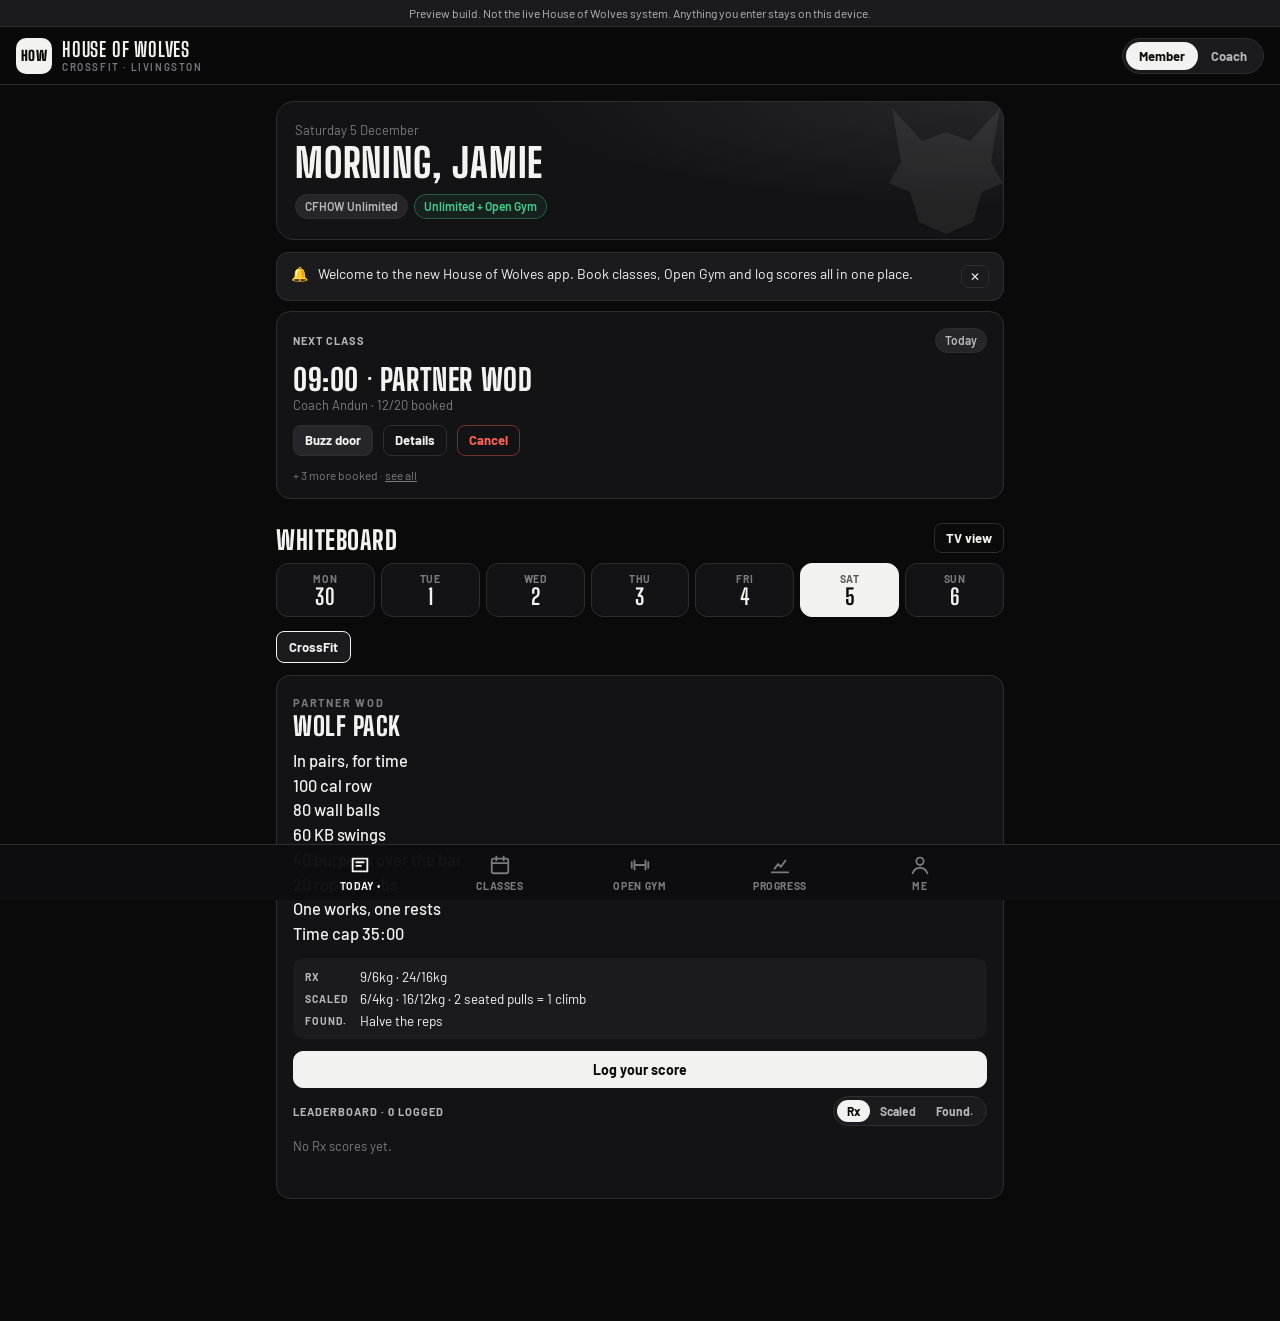
<file: index.html>
<!DOCTYPE html>
<html lang="en">
<head>
<meta charset="utf-8">
<meta name="viewport" content="width=device-width,initial-scale=1,viewport-fit=cover">
<meta name="theme-color" content="#0a0a0b">
<meta name="robots" content="noindex,nofollow">
<meta name="apple-mobile-web-app-capable" content="yes">
<meta name="mobile-web-app-capable" content="yes">
<meta name="apple-mobile-web-app-status-bar-style" content="black-translucent">
<meta name="apple-mobile-web-app-title" content="Wolves">
<link rel="manifest" href="manifest.webmanifest">
<link rel="icon" href="icons/icon-192.png">
<link rel="apple-touch-icon" href="icons/apple-touch-icon.png">
<script src="config.js"></script>
<script>window.HOW_CONFIG=window.HOW_CONFIG||{};window.HOW_LIVE=!!(window.HOW_CONFIG.supabaseUrl&&window.HOW_CONFIG.supabaseAnonKey);</script>
<title>House of Wolves — Gym App</title>
<link rel="preconnect" href="https://fonts.googleapis.com">
<link rel="preconnect" href="https://fonts.gstatic.com" crossorigin>
<link href="https://fonts.googleapis.com/css2?family=Big+Shoulders+Display:wght@700;800;900&family=Barlow:wght@400;500;600;700&display=swap" rel="stylesheet">
<style>
:root{--bg:#0a0a0b;--s1:#131315;--s2:#1b1b1e;--s3:#26262a;--line:#2d2d32;--ink:#f3f3f1;--ink2:#b6b6bb;--mute:#7a7a81;--accent:#f2f2f0;--accent-ink:#0a0a0b;--good:#3ecf8e;--warn:#f5b041;--bad:#ff6158;--r:14px;--hf:'Big Shoulders Display',Impact,'Arial Narrow',sans-serif;--bf:'Barlow',system-ui,-apple-system,sans-serif}
*{box-sizing:border-box}
html,body{margin:0;background:var(--bg);color:var(--ink);font-family:var(--bf);font-size:15px;-webkit-font-smoothing:antialiased;-webkit-tap-highlight-color:transparent}
button{font:inherit;color:inherit;cursor:pointer;border:0;background:none;padding:0}
input,select,textarea{font:inherit;font-size:16px;color:var(--ink);background:var(--s2);border:1px solid var(--line);border-radius:10px;padding:10px 12px;width:100%;outline:none}
input:focus,select:focus,textarea:focus{border-color:var(--ink2)}
input[type=checkbox],input[type=radio]{width:20px;height:20px;accent-color:var(--accent);flex:none;margin:0}
input[type=color]{padding:2px;height:42px;width:64px}
textarea{min-height:76px;resize:vertical}
label.f{display:block;margin:12px 0}
label.f>span,.lbl{display:block;font-size:11px;color:var(--ink2);margin-bottom:6px;text-transform:uppercase;letter-spacing:.09em;font-weight:700}
h1,h2,h3{font-family:var(--hf);text-transform:uppercase;letter-spacing:.02em;margin:0;line-height:.95;font-weight:800}
a{color:inherit}
header.top{padding-top:max(10px,env(safe-area-inset-top));height:calc(58px + env(safe-area-inset-top));position:sticky;top:0;z-index:30;background:rgba(10,10,11,.94);backdrop-filter:blur(12px);-webkit-backdrop-filter:blur(12px);border-bottom:1px solid var(--line);display:flex;align-items:center;gap:12px;padding:10px 16px;height:58px}
.brand{display:flex;align-items:center;gap:10px;min-width:0;overflow:hidden}.brand>div{min-width:0}
.chart svg text{fill:var(--mute);font-size:11px;font-family:var(--bf)}
@media(max-width:600px){.hide-sm{display:none}}@media(min-width:601px){.show-sm{display:none}}
.mark{width:36px;height:36px;border-radius:10px;background:var(--accent);color:var(--accent-ink);display:grid;place-items:center;font-family:var(--hf);font-weight:900;font-size:14px;letter-spacing:.02em;overflow:hidden;flex:none}
.mark img{width:100%;height:100%;object-fit:cover}
.brand b{font-family:var(--hf);font-size:20px;text-transform:uppercase;letter-spacing:.04em;white-space:nowrap;display:block;line-height:1;overflow:hidden;text-overflow:ellipsis}
.brand small{display:block;white-space:nowrap;overflow:hidden;text-overflow:ellipsis;color:var(--mute);font-size:10px;letter-spacing:.16em;text-transform:uppercase;font-weight:600;margin-top:2px}
.seg{display:flex;background:var(--s2);border:1px solid var(--line);border-radius:999px;padding:3px;margin-left:auto;flex:none}
.seg button{padding:6px 13px;border-radius:999px;font-weight:700;font-size:13px;color:var(--ink2)}
.seg button.on{background:var(--accent);color:var(--accent-ink)}
main{width:100%;max-width:760px;margin:0 auto;padding:16px 16px 110px}
.staff main{max-width:1180px;padding-bottom:60px}
nav.bottom{position:fixed;bottom:0;left:0;right:0;z-index:30;background:rgba(14,14,16,.97);border-top:1px solid var(--line);display:flex;justify-content:center;padding-bottom:env(safe-area-inset-bottom)}
nav.bottom button{flex:1;max-width:140px;padding:9px 2px 8px;display:flex;flex-direction:column;align-items:center;gap:3px;font-size:10.5px;font-weight:700;color:var(--mute);letter-spacing:.06em;text-transform:uppercase}
nav.bottom button.on{color:var(--ink)}
nav.bottom svg{width:22px;height:22px}
.tabs{display:flex;gap:6px;overflow-x:auto;padding:10px 16px;border-bottom:1px solid var(--line);position:sticky;top:58px;z-index:25;background:var(--bg);scrollbar-width:none}
.tabs::-webkit-scrollbar,.days::-webkit-scrollbar{display:none}
.tabs button{white-space:nowrap;padding:8px 14px;border-radius:999px;background:var(--s1);border:1px solid var(--line);font-weight:700;font-size:13px;color:var(--ink2)}
.tabs button.on{background:var(--ink);color:var(--bg);border-color:var(--ink)}
.shell{display:block}
.side{display:none}
@media(min-width:1000px){
 .staff .tabs{display:none}
 .staff .shell{display:grid;grid-template-columns:230px 1fr}
 .side{display:flex;flex-direction:column;gap:2px;padding:18px 12px;border-right:1px solid var(--line);position:sticky;top:58px;height:calc(100vh - 58px)}
 .side button{text-align:left;padding:11px 14px;border-radius:10px;color:var(--ink2);font-weight:600;display:flex;justify-content:space-between;align-items:center}
 .side button.on{background:var(--s2);color:var(--ink)}
 .side .badge{background:var(--s3);border-radius:999px;font-size:11px;padding:1px 7px}
}
.card{background:var(--s1);border:1px solid var(--line);border-radius:var(--r);padding:16px;margin-bottom:12px}
.card.tight{padding:12px 14px}
.row{display:flex;align-items:center;gap:10px}
.wrap{flex-wrap:wrap}
.between{justify-content:space-between}
.grow{flex:1;min-width:0}
.grid{display:grid;gap:12px}
.g2{grid-template-columns:repeat(auto-fit,minmax(min(100%,300px),1fr))}
.g3{grid-template-columns:repeat(auto-fit,minmax(min(100%,220px),1fr))}
.kpis{display:grid;grid-template-columns:repeat(auto-fit,minmax(150px,1fr));gap:10px;margin-bottom:12px}
.kpi{background:var(--s1);border:1px solid var(--line);border-radius:var(--r);padding:14px 16px}
.kpi .v{font-family:var(--hf);font-size:36px;font-weight:800;line-height:1;margin-top:6px}
.kpi .l{font-size:11px;color:var(--ink2);text-transform:uppercase;letter-spacing:.09em;font-weight:700}
.kpi .d{font-size:12px;color:var(--mute);margin-top:6px}
.btn{display:inline-flex;align-items:center;justify-content:center;gap:6px;padding:10px 16px;border-radius:10px;font-weight:700;font-size:14px;background:var(--s3);border:1px solid var(--line);white-space:nowrap;line-height:1.1}
.btn.p{background:var(--accent);color:var(--accent-ink);border-color:var(--accent)}
.btn.g{background:transparent}
.btn.sm{padding:7px 11px;font-size:13px;border-radius:8px}
.btn.xs{padding:4px 8px;font-size:12px;border-radius:7px}
.btn.danger{color:var(--bad);border-color:rgba(255,97,88,.4);background:transparent}
.btn.ok{color:var(--good);border-color:rgba(62,207,142,.4);background:rgba(62,207,142,.08)}
.btn:disabled{opacity:.4;cursor:not-allowed}
.btn.block{width:100%}
.chip{display:inline-flex;align-items:center;gap:5px;padding:3px 9px;border-radius:999px;font-size:12px;font-weight:600;background:var(--s3);color:var(--ink2);border:1px solid var(--line);white-space:nowrap;line-height:1.4}
.chip.good{color:var(--good);border-color:rgba(62,207,142,.35);background:rgba(62,207,142,.08)}
.chip.warn{color:var(--warn);border-color:rgba(245,176,65,.35);background:rgba(245,176,65,.08)}
.chip.bad{color:var(--bad);border-color:rgba(255,97,88,.35);background:rgba(255,97,88,.08)}
.chip.inv{background:var(--ink);color:var(--bg);border-color:var(--ink)}
.muted{color:var(--mute)}.ink2{color:var(--ink2)}.small{font-size:13px}.tiny{font-size:12px}.b{font-weight:700}
.mt{margin-top:12px}.mt2{margin-top:20px}.mb0{margin-bottom:0}
.h-sec{display:flex;align-items:flex-end;justify-content:space-between;gap:10px;margin:24px 0 10px}
.h-sec h2{font-size:26px}
.days{display:flex;gap:6px;overflow-x:auto;padding-bottom:2px;scrollbar-width:none}
.day{flex:1;min-width:44px;padding:8px 0 7px;border-radius:12px;background:var(--s1);border:1px solid var(--line);text-align:center;position:relative}
.day small{display:block;font-size:10.5px;color:var(--mute);text-transform:uppercase;font-weight:700;letter-spacing:.06em}
.day b{font-family:var(--hf);font-size:22px;display:block;line-height:1.1}
.day.on{background:var(--accent);color:var(--accent-ink);border-color:var(--accent)}
.day.on small{color:inherit;opacity:.65}
.day.today:not(.on){border-color:var(--ink2)}
.day i{position:absolute;bottom:4px;left:50%;transform:translateX(-50%);width:5px;height:5px;border-radius:50%;background:currentColor}
.cls{display:flex;gap:12px;align-items:center;padding:13px 14px;background:var(--s1);border:1px solid var(--line);border-left:4px solid var(--tc,#888);border-radius:var(--r);margin-bottom:8px}
.cls.dim{opacity:.55}
.cls .t{font-family:var(--hf);font-size:24px;font-weight:800;width:60px;flex:none;line-height:1}
.cls .t small{display:block;font-family:var(--bf);font-size:11px;color:var(--mute);font-weight:600;margin-top:3px}
.cls .n{font-weight:700;font-size:15.5px}
.cls .m{flex:1;min-width:0;cursor:pointer}
.bar{height:5px;background:var(--s3);border-radius:3px;overflow:hidden;margin-top:7px}
.bar i{display:block;height:100%;background:var(--ink2);border-radius:3px}
.bar i.full{background:var(--warn)}
.wod section{padding:16px 0;border-top:1px solid var(--line)}
.wod section:first-child{border-top:0;padding-top:4px}
.wod .k{font-size:11px;letter-spacing:.16em;text-transform:uppercase;color:var(--mute);font-weight:700}
.wod h3{font-size:26px;margin:5px 0 9px}
.wod pre{white-space:pre-wrap;font-family:var(--bf);margin:0;font-size:16.5px;line-height:1.5;font-weight:500}
.scale{display:grid;grid-template-columns:auto 1fr;gap:5px 12px;margin-top:12px;font-size:13.5px;background:var(--s2);border-radius:10px;padding:10px 12px}
.scale b{font-size:10.5px;text-transform:uppercase;letter-spacing:.1em;color:var(--ink2);padding-top:2px}
.notes{margin-top:10px;padding:10px 12px;border-radius:10px;border:1px dashed var(--line);font-size:13.5px;color:var(--ink2)}
.notes b{color:var(--ink)}
.pct{display:flex;gap:6px;flex-wrap:wrap;margin-top:10px}
.pct span{background:var(--s2);border:1px solid var(--line);border-radius:8px;padding:5px 9px;font-size:13px}
.pct span b{font-family:var(--hf);font-size:17px;margin-left:4px}
.lbr{display:flex;align-items:center;gap:10px;padding:9px 0;border-top:1px solid var(--line)}
.lbr.me{background:linear-gradient(90deg,var(--s2),transparent);margin:0 -8px;padding:9px 8px;border-radius:8px}
.rank{width:22px;font-family:var(--hf);font-size:19px;color:var(--mute);text-align:center;flex:none}
.av{width:32px;height:32px;border-radius:50%;background:var(--s3);display:grid;place-items:center;font-size:11.5px;font-weight:700;flex:none;border:1px solid var(--line);color:var(--ink2)}
.av.lg{width:52px;height:52px;font-size:17px}
.avs{display:flex;flex-wrap:wrap;gap:6px}
.sc{font-family:var(--hf);font-size:20px;font-weight:800}
.hf{padding:4px 9px;border-radius:999px;border:1px solid var(--line);font-size:12.5px;font-weight:600;color:var(--ink2)}
.hf.on{background:var(--accent);color:var(--accent-ink);border-color:var(--accent)}
.ttabs{display:flex;gap:6px;flex-wrap:wrap;margin:12px 0}
.ttabs button{padding:7px 12px;border-radius:8px;border:1px solid var(--line);font-size:13px;font-weight:700;color:var(--ink2);background:var(--s1)}
.ttabs button.on{border-color:var(--ink);color:var(--ink);background:var(--s2)}
.scrim{position:fixed;inset:0;background:rgba(0,0,0,.66);z-index:60;display:flex;align-items:flex-end;justify-content:center}
.sheet{background:var(--s1);border:1px solid var(--line);border-radius:20px 20px 0 0;width:100%;max-width:620px;max-height:93vh;overflow:auto;padding:0 18px 28px;animation:up .22s ease;overscroll-behavior:contain}
.sheet.wide{max-width:900px}
@keyframes up{from{transform:translateY(30px);opacity:0}to{transform:none;opacity:1}}
@media(min-width:760px){.scrim{align-items:center;padding:20px}.sheet{border-radius:20px}}
.sh{display:flex;justify-content:space-between;align-items:center;gap:10px;position:sticky;top:0;background:var(--s1);padding:16px 0 10px;z-index:2}
.sh h2{font-size:26px}
.foot{position:sticky;bottom:-28px;background:var(--s1);padding:12px 0 4px;margin-top:8px;display:flex;gap:8px;border-top:1px solid var(--line)}
.steps{display:flex;gap:4px;margin:0 0 14px}
.steps i{flex:1;height:4px;border-radius:2px;background:var(--s3)}
.steps i.on{background:var(--accent)}
.stepper{display:flex;align-items:center;gap:8px}
.stepper button{width:34px;height:34px;border-radius:9px;background:var(--s3);font-weight:800;font-size:18px;border:1px solid var(--line)}
.stepper output{width:22px;text-align:center;font-family:var(--hf);font-size:20px}
.kitrow{display:flex;align-items:center;justify-content:space-between;gap:10px;padding:9px 0;border-top:1px solid var(--line)}
.chk{display:flex;gap:10px;align-items:flex-start;margin:10px 0;font-size:14px;line-height:1.4;cursor:pointer}
.opt{display:flex;gap:12px;align-items:flex-start;padding:13px 14px;border:1px solid var(--line);border-radius:12px;margin-bottom:8px;cursor:pointer;background:var(--s1)}
.opt:has(input:checked){border-color:var(--ink);background:var(--s2)}
.opt .pr{margin-left:auto;font-family:var(--hf);font-size:22px;white-space:nowrap;text-align:right}
.opt .pr small{display:block;font-family:var(--bf);font-size:11px;color:var(--mute)}
.yn{display:flex;justify-content:space-between;gap:10px;align-items:center;padding:10px 0;border-top:1px solid var(--line);font-size:14px}
.yn .seg{margin-left:0}
.yn label{display:flex;align-items:center;gap:5px;font-weight:600;font-size:13px;padding:4px 8px;cursor:pointer}
table.t{width:100%;border-collapse:collapse;font-size:14px}
table.t th{text-align:left;font-size:10.5px;text-transform:uppercase;letter-spacing:.1em;color:var(--mute);padding:8px 10px;border-bottom:1px solid var(--line);white-space:nowrap;font-weight:700}
table.t td{padding:10px;border-bottom:1px solid var(--line);vertical-align:middle}
table.t tr.click{cursor:pointer}
table.t tr.click:hover td{background:var(--s2)}
.tblwrap{overflow-x:auto;margin:0 -16px;padding:0 16px}
.empty{padding:26px 18px;text-align:center;color:var(--mute);border:1px dashed var(--line);border-radius:var(--r);font-size:14px}
.hero{padding:20px 18px;border-radius:18px;background:radial-gradient(120% 140% at 100% 0%,var(--s3) 0%,var(--s1) 55%);border:1px solid var(--line);margin-bottom:12px;position:relative;overflow:hidden}
.hero h1{font-size:40px;margin-top:6px}
.hero .wolf{position:absolute;right:-18px;top:-6px;width:150px;opacity:.07;color:var(--ink)}
.lock{text-align:center;padding:30px 18px}
.lock h3{font-size:24px;margin-bottom:6px}
.slots{display:grid;grid-template-columns:repeat(auto-fill,minmax(74px,1fr));gap:6px}
.slot{padding:8px 6px;border-radius:10px;background:var(--s1);border:1px solid var(--line);text-align:center}
.slot b{font-family:var(--hf);font-size:18px;display:block}
.slot small{font-size:11px;color:var(--mute)}
.slot.past{opacity:.35}
.slot.full{border-color:rgba(245,176,65,.5)}
.heat{display:grid;grid-template-rows:repeat(7,1fr);grid-auto-flow:column;grid-auto-columns:1fr;gap:4px}
.heat i{aspect-ratio:1;border-radius:4px;background:var(--s3);display:block}
.heat i.on{background:var(--accent)}
.heat i.fut{background:transparent;border:1px dashed var(--line)}
.pv{background:var(--s2);color:var(--ink2);font-size:12px;text-align:center;padding:6px 12px;border-bottom:1px solid var(--line)}
.auth{max-width:440px;margin:0 auto;padding:max(28px,env(safe-area-inset-top)) 20px 40px}
.auth .logo{display:flex;align-items:center;gap:12px;margin:10px 0 26px}
.auth .logo .mark{width:52px;height:52px;font-size:19px;border-radius:14px}
.auth h1{font-size:44px}
.pass{text-align:center}
.pass .qrbox{width:240px;height:240px;margin:12px auto;background:#fff;border-radius:16px;padding:14px;display:grid;place-items:center}
.pass .qrbox svg,.pass .qrbox img{width:100%;height:100%}
.pass .ring{height:4px;background:var(--s3);border-radius:2px;overflow:hidden;width:240px;margin:0 auto}
.pass .ring i{display:block;height:100%;background:var(--accent);transition:width 1s linear}
.tip{position:fixed;pointer-events:none;background:var(--ink);color:var(--bg);padding:6px 9px;border-radius:8px;font-size:12px;font-weight:600;z-index:95;display:none;white-space:nowrap}
#toasts{position:fixed;top:68px;left:50%;transform:translateX(-50%);z-index:99;display:flex;flex-direction:column;gap:8px;width:min(92vw,420px);pointer-events:none}
.toast{background:var(--ink);color:var(--bg);padding:12px 14px;border-radius:12px;font-weight:600;font-size:14px;box-shadow:0 10px 30px rgba(0,0,0,.5);animation:up .2s ease;display:flex;gap:8px;align-items:flex-start}
.toast.bad{background:var(--bad);color:#fff}
.toast.good{background:var(--good);color:#04140c}
.notice{display:flex;gap:10px;align-items:flex-start;padding:12px 14px;border-radius:12px;border:1px solid var(--line);background:var(--s2);margin-bottom:10px;font-size:14px}
.notice.warn{border-color:rgba(245,176,65,.45)}
.notice .grow b{display:block;margin-bottom:2px}
.list .li{display:flex;align-items:center;gap:10px;padding:10px 0;border-top:1px solid var(--line)}
.list .li:first-child{border-top:0}
.ttgrid{display:grid;grid-template-columns:repeat(7,minmax(130px,1fr));gap:8px;overflow-x:auto}
.ttcol h3{font-size:18px;margin-bottom:8px}
.ttitem{display:block;width:100%;text-align:left;padding:8px 10px;border-radius:10px;background:var(--s1);border:1px solid var(--line);border-left:3px solid var(--tc);margin-bottom:6px;font-size:13px}
.ttitem b{font-family:var(--hf);font-size:17px;display:block}
.sec-ed{border:1px solid var(--line);border-radius:12px;padding:12px;margin-bottom:10px;background:var(--s2)}
.sec-ed input,.sec-ed select,.sec-ed textarea{background:var(--s1)}
.g-ed{display:grid;gap:8px;grid-template-columns:repeat(auto-fit,minmax(min(100%,160px),1fr))}
.swatch{width:38px;height:38px;border-radius:10px;border:2px solid var(--line)}
.swatch.on{border-color:var(--ink);outline:2px solid var(--bg);outline-offset:-4px}
.meter{display:flex;align-items:center;gap:10px;padding:7px 0;font-size:13.5px}
.meter .bar{flex:1;margin:0}
.qr{width:180px;height:180px;margin:10px auto;background:#fff;border-radius:12px;padding:12px}
#tv{position:fixed;inset:0;z-index:90;background:#000;color:#fff;overflow:auto;display:none;padding:3vh 3vw}
#tv.on{display:block}
.tvg{display:grid;grid-template-columns:1.5fr 1fr;gap:3vw}
@media(max-width:800px){.tvg{grid-template-columns:1fr}}
#tv h1{font-size:clamp(40px,7vw,110px)}
#tv .wod pre{font-size:clamp(18px,2.2vw,34px)}
#tv .wod h3{font-size:clamp(26px,3vw,48px)}
#tv .lbr{font-size:clamp(16px,1.6vw,26px)}
.chart svg{width:100%;height:auto;display:block}
.chart .hit{fill:transparent;cursor:pointer}
details summary{cursor:pointer;color:var(--ink2);font-size:13px;font-weight:600}
.pipe{display:grid;grid-template-columns:repeat(5,minmax(200px,1fr));gap:10px;overflow-x:auto;padding-bottom:6px}
.pipe h3{font-size:17px;margin-bottom:8px;display:flex;justify-content:space-between}
.lead{background:var(--s1);border:1px solid var(--line);border-radius:12px;padding:11px 12px;margin-bottom:8px;font-size:13.5px}
.dot{width:8px;height:8px;border-radius:50%;display:inline-block;flex:none}
.split{display:grid;gap:14px}
@media(min-width:1000px){.split{grid-template-columns:320px 1fr;align-items:start}}
</style>
</head>
<body>
<div class="pv">Preview build. Not the live House of Wolves system. Anything you enter stays on this device.</div>
<div id="app"></div>
<div id="sheet"></div>
<div id="tv"></div>
<div id="toasts"></div>
<div class="tip" id="tip"></div>
<script>
'use strict';
/* ============ CONSTANTS ============ */
const KEY='how-gym-demo-v1';
const TYPES={
  wod:{name:'CrossFit WoD',cap:16,c:'#d9d9d6',track:'wod'},
  partner:{name:'Partner WoD',cap:20,c:'#b48ce0',track:'wod'},
  gym:{name:'Gymnastics',cap:12,c:'#6fb3e0',track:'gym'},
  barbell:{name:'Barbell Club',cap:10,c:'#e07a6f',track:'barbell'},
  hyrox:{name:'Hyrox',cap:16,c:'#f2c94c',track:'hyrox'}
};
const TRACKS=[['wod','CrossFit'],['hyrox','Hyrox'],['gym','Gymnastics'],['barbell','Barbell Club']];
const CF=['wod','partner','gym','barbell'], ALL=[...CF,'hyrox'];
const PLANS=[
  {id:'intro',name:'Introductory Month',price:80,unit:'first month',tracks:ALL,og:true,monthly:true,desc:'Unlimited classes + Open Gym for your first month. £20 less than Unlimited.'},
  {id:'unl',name:'CFHOW Unlimited',price:100,unit:'month',tracks:ALL,og:true,monthly:true,desc:'Every class, every track, plus Open Gym.'},
  {id:'three',name:'CFHOW 3 a Week',price:65,unit:'month',perWeek:3,tracks:ALL,monthly:true,desc:'Any 3 classes a week, Hyrox included. No Open Gym.'},
  {id:'two',name:'CrossFit 2 a Week',price:50,unit:'month',perWeek:2,tracks:CF,monthly:true,desc:'Any 2 CrossFit classes a week: WoD, Gymnastics, Barbell.'},
  {id:'hyrox2',name:'Hyrox 2 a Week',price:50,unit:'month',perWeek:2,tracks:['hyrox'],monthly:true,desc:'Both weekly Hyrox classes.'},
  {id:'hyrox10',name:'Hyrox 10-Class Pass',price:75,unit:'10 classes',pack:10,valid:60,tracks:['hyrox'],desc:'10 Hyrox classes, use within 2 months.'},
  {id:'drop',name:'Drop-in',price:12,unit:'class',pack:1,valid:30,tracks:ALL,desc:'Single class. Visiting? Welcome to the pack.'}
];
const KIT=[{id:'lift',n:'Lifting platform + bar',q:5},{id:'rig',n:'Rig space',q:8},{id:'rope',n:'Rope climb',q:5},{id:'row',n:'RowErg',q:6},{id:'ski',n:'SkiErg',q:6},{id:'bike',n:'BikeErg',q:1},{id:'assault',n:'Assault Bike',q:2},{id:'sled',n:'Sled',q:1},{id:'sandbag',n:'Sandbag',q:4}];
const COACHES=['Andun','Gavin','Rachael','Kirsty','Kanisha','Huw','Mike'];
const FOCUS=['My own programme','Catching up on a missed WoD','Hyrox / engine work','Gymnastics skills','Olympic lifting','Competition prep','Mobility & recovery'];
const LIFTS=['Back Squat','Front Squat','Deadlift','Strict Press','Push Press','Clean','Clean & Jerk','Snatch','Bench Press'];
const BENCH=[['Fran','time'],['Grace','time'],['Helen','time'],['Cindy','rounds'],['2k Row','time'],['5k Run','time'],['Hyrox (race)','time'],['Max Pull-ups','reps']];
const PRESETS=[['Pack White','#f2f2f0'],['Ember','#ff6a2b'],['Blood Moon','#e0323f'],['Ice','#7cc6f2'],['Gold','#e8b931'],['Pine','#3ecf8e']];
const DOW=['Mon','Tue','Wed','Thu','Fri','Sat','Sun'];

/* ============ HELPERS ============ */
const $=(s,r=document)=>r.querySelector(s);
const pad=n=>String(n).padStart(2,'0');
const ymd=d=>d.getFullYear()+'-'+pad(d.getMonth()+1)+'-'+pad(d.getDate());
const pd=s=>{const[a,b,c]=s.split('-').map(Number);return new Date(a,b-1,c)};
const add=(d,n)=>{const x=new Date(d);x.setDate(x.getDate()+n);return x};
const t0=()=>{const d=new Date();d.setHours(0,0,0,0);return d};
const TODAY=()=>ymd(new Date());
const mon=d=>{const x=new Date(d);x.setHours(0,0,0,0);return add(x,-((x.getDay()+6)%7))};
const tm=s=>{const[h,m]=s.split(':').map(Number);return h*60+m};
const hm=m=>pad(Math.floor(m/60))+':'+pad(m%60);
const at=(ds,t)=>{const d=pd(ds);d.setMinutes(tm(t));return d};
const wdOf=ds=>(pd(ds).getDay()+6)%7;
const fmtD=(ds,o={weekday:'short',day:'numeric',month:'short'})=>pd(ds).toLocaleDateString('en-GB',o);
const nowMin=()=>{const d=new Date();return d.getHours()*60+d.getMinutes()};
const esc=s=>String(s??'').replace(/[&<>"']/g,c=>({'&':'&amp;','<':'&lt;','>':'&gt;','"':'&quot;',"'":'&#39;'}[c]));
const ini=n=>String(n||'?').split(' ').filter(Boolean).map(w=>w[0]).slice(0,2).join('').toUpperCase();
const uid=()=>Math.random().toString(36).slice(2,9);
const money=n=>'£'+Number(n).toLocaleString('en-GB',{minimumFractionDigits:n%1?2:0,maximumFractionDigits:2});
const daysBetween=(a,b)=>Math.round((pd(b)-pd(a))/864e5);
const NONE_PLAN={id:'none',name:'No membership',price:0,unit:'month',tracks:[],desc:'Choose a membership to start booking.'};
const plan=id=>PLANS.find(p=>p.id===id)||(window.HOW_LIVE?NONE_PLAN:PLANS[1]);
const dur=s=>{s=Math.round(s);return Math.floor(s/60)+':'+pad(s%60)};
function rng(a){return function(){a|=0;a=a+0x6D2B79F5|0;let t=Math.imul(a^a>>>15,1|a);t=t+Math.imul(t^t>>>7,61|t)^t;return((t^t>>>14)>>>0)/4294967296}}

/* ============ PROGRAMMING LIBRARY ============ */
const PROG={
 wod:[
  [{kind:'Warm-up',title:'Prep',body:'2 rounds\n200m row\n10 air squats\n10 PVC pass-throughs\n5 inchworms + push-up',score:'none'},
   {kind:'Strength',title:'Back Squat',lift:'Back Squat',body:'5 x 5 @ 75%\nRest 2:00 between sets',score:'none'},
   {kind:'Metcon',title:'Howl',body:'AMRAP 12\n10 wall balls\n10 box jumps\n10 kettlebell swings',score:'rounds',rx:'9/6kg ball · 24/20" box · 24/16kg KB',sc:'6/4kg ball · step-ups · 16/12kg KB',fd:'Squat to target · 12/8kg KB deadlift',notes:'Steady unbroken sets, aim for 6+ rounds. Shoulder flags: KB deadlifts instead of swings. Knees: step-ups.'}],
  [{kind:'Warm-up',title:'Prep',body:'3 rounds\n10 cal BikeErg\n5 strict pull-ups\n10 empty-bar thrusters',score:'none'},
   {kind:'Strength',title:'Strict Press',lift:'Strict Press',body:'Build: 5-5-3-3-1-1\nFinish around 90%',score:'none'},
   {kind:'Metcon',title:'Fran',body:'21-15-9 for time\nThrusters\nPull-ups\nTime cap 8:00',score:'time',rx:'43/30kg · kipping or butterfly',sc:'30/20kg · banded pull-ups',fd:'15/10kg · ring rows',notes:'Benchmark day. Sprint, target sub-6. Shoulder flags: ring rows + DB thrusters.'}],
  [{kind:'Skill',title:'Double-unders',body:'10 min practice\nSingles → 3 singles + 1 double → unbroken attempts',score:'none'},
   {kind:'Metcon',title:'Cindy',body:'AMRAP 20\n5 pull-ups\n10 push-ups\n15 air squats',score:'rounds',rx:'As written',sc:'Banded pull-ups · knee push-ups',fd:'Ring rows · box push-ups · squat to box',notes:'Pacing piece. Rounds ~1:00 each. Push-up form over speed.'}],
  [{kind:'Warm-up',title:'Prep',body:'Hip hinge drill\n400m easy jog\n10 band pull-aparts',score:'none'},
   {kind:'Strength',title:'Deadlift',lift:'Deadlift',body:'3 x 5 @ 80%\nRest 2:30',score:'none'},
   {kind:'Metcon',title:'Lone Wolf',body:'5 rounds for time\n400m run\n15 DB snatches (alt.)\n10 bar-facing burpees\nTime cap 22:00',score:'time',rx:'22.5/15kg DB',sc:'15/10kg DB',fd:'200m run · 7.5/5kg DB · step-back burpees',notes:'Run hard, settle on the snatches. Lower-back flags: lighter DB hang power cleans.'}],
  [{kind:'Strength',title:'Clean & Jerk',lift:'Clean & Jerk',body:'Build to a heavy single in 12 min\nThen 3 x 2 @ 70%',score:'none'},
   {kind:'Metcon',title:'Grace',body:'30 clean & jerks for time\nTime cap 8:00',score:'time',rx:'61/43kg',sc:'43/30kg',fd:'20/15kg bar or DB',notes:'Mostly singles. Choose a load you can move for 30 reps without form breaking down.'}],
  [{kind:'Partner WoD',title:'Wolf Pack',body:'In pairs, for time\n100 cal row\n80 wall balls\n60 KB swings\n40 burpees over the bar\n20 rope climbs\nOne works, one rests\nTime cap 35:00',score:'time',rx:'9/6kg · 24/16kg',sc:'6/4kg · 16/12kg · 2 seated pulls = 1 climb',fd:'Halve the reps',notes:'Pair mixed abilities. Use both ends of the rig for ropes.'}],
  null
 ],
 hyrox:{1:[{kind:'Engine',title:'Compromised Running',body:'6 rounds\n500m run\n500m SkiErg\nRest 1:30\nScore = total working time',score:'time',rx:'Race pace',sc:'400m / 400m',fd:'300m / 300m',notes:'Hold run splits within 5s of each other.'}],
        6:[{kind:'Engine',title:'Half Sim',body:'For time\n1km run · 1000m ski\n1km run · 50m sled push\n1km run · 50m sled pull\n1km run · 80m burpee broad jumps\nTime cap 50:00',score:'time',rx:'Open race weights',sc:'Lighter sled',fd:'500m runs',notes:'Practise transitions. Adjust sled loads between heats.'}]},
 gym:{0:[{kind:'Skill',title:'Pull-up Strength',body:'EMOM 12\nOdd: 3-5 strict pull-ups\nEven: 20s hollow hold\nThen 3 x max tempo ring rows (3-1-1)',score:'none'}],
      2:[{kind:'Skill',title:'Handstands',body:'Wall walks 4 x 2\nKick-up practice 10 min\nHandstand hold: accumulate 2:00',score:'none'}]},
 barbell:{1:[{kind:'Lifting',title:'Snatch',lift:'Snatch',body:'Snatch 6 x 2 @ 70%\nSnatch pull 3 x 3 @ 95%',score:'load'}],
          3:[{kind:'Lifting',title:'Clean',lift:'Clean',body:'Clean 5 x 2 @ 75%\nThen 3 x 3 @ 80%',score:'load'}]}
};
function libFor(track,wd){const L=track==='wod'?PROG.wod[wd]:(PROG[track]||{})[wd];return L?JSON.parse(JSON.stringify(L)).map((s,i)=>({id:'s'+i,...s})):null}

/* ============ STATE ============ */
let S;
const UI={role:'member',tab:'today',stab:'dash',day:TODAY(),track:'wod',wk:0,cday:TODAY(),filt:'all',ogDay:TODAY(),lbDiv:'Rx',
  pDay:TODAY(),pTrack:'wod',pe:null,rDay:TODAY(),rInst:null,oDay:TODAY(),memQ:'',memF:'all',join:null,ogWk:0};

function seed(keepBrand){
  const r=rng(11), pick=a=>a[Math.floor(r()*a.length)], T=t0();
  const names=['Jamie Reid','Eilidh Fraser','Callum Brown','Morag Stewart','Lewis Campbell','Isla Murray','Fraser Grant','Niamh Kerr','Euan Paterson','Ailsa Scott','Ryan Docherty','Skye Henderson','Connor Wallace','Leah Robertson','Craig Hamilton','Erin Ross','Scott Gibson','Rebecca Sinclair','Kyle Johnston','Hannah Mitchell','Dougie Watt','Freya Bell','Liam Craig','Catriona Lindsay','Marc Ogilvie','Abbie Burns','Ross McInnes','Zara Quinn'];
  const plans=['unl','unl','three','two','unl','three','hyrox2','unl','three','two','unl','hyrox10','three','unl','two','intro','unl','three','unl','two','drop','unl','three','hyrox2','unl','intro','three','unl'];
  const ec=['Sam','Alex','Chris','Jordan','Pat','Robyn','Jo','Kerry'];
  const rel=['Partner','Mum','Dad','Sister','Brother','Friend'];
  const members=names.map((n,i)=>{
    const [first,...rest]=n.split(' '); const p=plans[i];
    const sd=p==='intro'?(i===15?24:6):60+Math.floor(r()*900);
    return {id:'m'+(i+1),name:n,first,plan:p,start:ymd(add(T,-sd)),status:'active',
      email:(first+'.'+rest.join('')).toLowerCase()+'@example.com',phone:'07700 9'+String(10000+Math.floor(r()*89999)),
      dob:ymd(new Date(1972+Math.floor(r()*30),Math.floor(r()*12),1+Math.floor(r()*27))),
      address:(10+Math.floor(r()*80))+' '+pick(['Almondvale Rd','Howden Way','Dedridge Ave','Eliburn Cres','Carmondean Pl','Ladywell St'])+', Livingston',postcode:'EH54 '+(1+Math.floor(r()*9))+pick(['AB','HJ','LP','QR','TW']),
      ec:{name:pick(ec)+' '+rest.join(''),rel:pick(rel),phone:'07700 9'+String(10000+Math.floor(r()*89999))},
      injuries:i===3?'Left shoulder: avoid kipping':i===8?'Lower-back niggle, keep hinge loads moderate':i===19?'Post-natal (6 months): no high-impact jumping yet':'',
      level:pick(['Beginner','Intermediate','Intermediate','Advanced']),goals:pick(['Get stronger','Hyrox race in spring','Lose body fat','First muscle-up','Stay fit for football','Community & consistency']),
      credits:p==='hyrox10'?6:p==='drop'?1:0,creditsExp:ymd(add(T,p==='drop'?20:41)),waiver:true,parq:false,notes:'',frozenUntil:null,src:pick(['Instagram','Friend','Google','Walked past','Facebook'])};
  });
  members[13].status='frozen';members[13].frozenUntil=ymd(add(T,12));
  members[19].parq=true;
  const S0={v:1,seedWeek:ymd(mon(T)),meId:'m1',
    brand:keepBrand||{accent:'#f2f2f0',name:'House of Wolves',logo:null},
    cfg:{lateHrs:2,ahead:7,ogCap:10,autoPromote:true,introRemind:7,release:'20:00'},
    template:tpl(),ogWin:{0:[['10:30','12:00'],['13:30','17:00']],1:[['10:30','12:00'],['13:30','17:00']],2:[['10:30','12:00'],['13:30','17:00']],3:[['10:30','12:00'],['13:30','17:00']],4:[['10:30','12:00'],['13:30','17:00'],['18:15','20:00']],5:[['11:15','13:30']],6:[['10:00','13:00']]},
    overrides:{},bookings:{},members,prog:{},scores:{},prs:{},og:[],leads:[],notifs:[],hist:{},log:[]};
  S=S0;
  const atRisk=new Set(['m9','m17','m23']);
  // history
  members.forEach(m=>{
    const freq=m.plan==='unl'||m.plan==='intro'?.6:m.plan==='three'?.42:m.plan.startsWith('hyrox')||m.plan==='drop'?.15:.3;
    const h=[];const startD=pd(m.start);
    for(let d=-84;d<-14;d++){const day=add(T,d);if(day<startD)continue;if(atRisk.has(m.id)&&d>-20)continue;if(r()<freq*(m.id==='m1'?1.25:1))h.push(ymd(day))}
    S.hist[m.id]=h;
  });
  // bookings
  for(let d=-14;d<=7;d++){
    const ds=ymd(add(T,d));
    instancesFor(ds).forEach(inst=>{
      const b=bk(inst.id);
      const fillTarget=d<0?.45+r()*.5:d===0?.55+r()*.45:Math.max(.12,.85-d*.11+r()*.25);
      let want=Math.round(inst.cap*fillTarget);
      const pool=members.filter(m=>m.id!=='m1'&&m.status==='active'&&plan(m.plan).tracks.includes(inst.type)&&!(atRisk.has(m.id)&&d>-20)&&pd(m.start)<=pd(ds)).sort(()=>r()-.5);
      for(const m of pool){if(b.in.length>=Math.min(want,inst.cap))break;const p=plan(m.plan);if(p.perWeek&&weekUsed(m.id,ds)>=p.perWeek)continue;b.in.push(m.id)}
      if(d>=0&&d<=2&&inst.time==='17:15'&&inst.type==='wod'){while(b.in.length<inst.cap){const m=pool.find(x=>!b.in.includes(x.id));if(!m)break;b.in.push(m.id)}const w=pool.filter(x=>!b.in.includes(x.id)).slice(0,2);b.wait.push(...w.map(x=>x.id))}
      if(d<0||(d===0&&inst.start<new Date()))b.checked=b.in.filter(()=>r()<.94);
    });
  }
  // me: Jamie, unlimited, books Mon/Wed/Fri 17:15 + Tue hyrox-ish
  for(let d=-14;d<=6;d++){
    const ds=ymd(add(T,d)),wd=wdOf(ds);
    const want=wd===0||wd===2||wd===4?'17:15':wd===5?'09:00':null;
    if(!want)continue;
    const inst=instancesFor(ds).find(i=>i.time===want);if(!inst)continue;
    const b=bk(inst.id);if(b.in.includes('m1'))continue;
    if(b.in.length>=inst.cap)b.in.pop();
    b.in.push('m1');if(inst.start<new Date())b.checked.push('m1');
  }
  // programming: last, this & next week
  for(let w=-1;w<=1;w++){
    const ws=add(mon(T),w*7);
    for(let wd=0;wd<7;wd++){
      const ds=ymd(add(ws,wd));
      TRACKS.forEach(([tk])=>{const secs=libFor(tk,wd);if(!secs)return;
        S.prog[ds+'|'+tk]={status:w<1?'published':'scheduled',release:ymd(add(ws,-1))+' '+S.cfg.release,sections:secs,by:pick(COACHES)}});
    }
  }
  // PRs
  const lvlMul={Beginner:.65,Intermediate:.85,Advanced:1.05};
  const base={'Back Squat':125,'Front Squat':105,'Deadlift':155,'Strict Press':55,'Push Press':75,'Clean':92,'Clean & Jerk':88,'Snatch':68,'Bench Press':85};
  members.forEach((m,i)=>{
    const f=lvlMul[m.level]*(i%2?.72:1);const L=[];
    LIFTS.forEach(l=>{if(r()<.8||m.id==='m1')L.push({k:l,v:Math.round(base[l]*f*(0.9+r()*.2)/2.5)*2.5,t:'load',d:ymd(add(T,-Math.floor(r()*200)))})});
    if(r()<.6||m.id==='m1')L.push({k:'Fran',v:Math.round(240+ (1.1-f)*500+r()*90),t:'time',d:ymd(add(T,-Math.floor(r()*300)))});
    if(r()<.5||m.id==='m1')L.push({k:'2k Row',v:Math.round(410+(1.1-f)*120+r()*40),t:'time',d:ymd(add(T,-Math.floor(r()*300)))});
    S.prs[m.id]=L;
  });
  S.prs.m1=S.prs.m1.map(p=>({...p,v:p.k==='Back Squat'?120:p.k==='Deadlift'?150:p.k==='Fran'?402:p.v}));
  // scores for past days this week
  const ws=mon(T);
  for(let d=0;d<7;d++){
    const ds=ymd(add(ws,d));if(ds>TODAY())break;
    TRACKS.forEach(([tk])=>{const doc=S.prog[ds+'|'+tk];if(!doc)return;
      doc.sections.forEach(sec=>{if(sec.score==='none')return;
        const att=new Set();instancesFor(ds).filter(i=>TYPES[i.type].track===tk&&i.start<new Date()).forEach(i=>bk(i.id).checked.forEach(x=>att.add(x)));
        const arr=[...att].filter(x=>x!=='m1'||r()<.9).map(mid=>{const m=member(mid);const f=lvlMul[m.level];
          const div=m.level==='Advanced'||(m.level==='Intermediate'&&r()<.45)?'Rx':m.level==='Beginner'&&r()<.4?'Foundations':'Scaled';
          return {mid,div,raw:genScore(sec,f,r),note:r()<.15?pick(['Unbroken wall balls!','Grip went on round 3','PB!','Pacing was spot on','Legs on fire']):'',hf:members.filter(()=>r()<.12).map(x=>x.id)}});
        if(arr.length)S.scores[ds+'|'+tk+'|'+sec.id]=arr;
      })});
  }
  // open gym
  const today=TODAY();
  const ogs=[['m2',today,'10:30',90,'Olympic lifting',{lift:1},'Snatch complex from my coach'],['m5',today,'11:00',60,'Hyrox / engine work',{row:1,ski:1},'Intervals 8 x 500m row/ski'],['m7',today,'13:30',120,'Competition prep',{lift:1,rig:1},''],['m11',today,'14:00',60,'Gymnastics skills',{rig:1,rope:1},'Rope climb technique'],['m12',today,'15:00',90,'Hyrox / engine work',{sled:1,sandbag:1,ski:1},''],
    ['m6',ymd(add(T,1)),'10:30',60,'Catching up on a missed WoD',{row:1},'Missed Thursday'],['m16',ymd(add(T,1)),'11:00',60,'Mobility & recovery',{},''],['m25',ymd(add(T,2)),'13:30',90,'My own programme',{lift:1,assault:1},'']];
  ogs.forEach(([mid,date,start,dur,focus,kit,plan])=>{
    const m=member(mid);if(!m||!plan_og(m))m.plan='unl';
    const st=at(date,start),en=new Date(st.getTime()+dur*6e4),n=new Date();
    S.og.push({id:uid(),mid,date,start,dur,focus,kit,plan,injury:m.injuries,buddy:'',status:date===today&&en<n?'done':date===today&&st<=n?'in':'booked',inAt:date===today&&st<=n?st.toISOString():null,outAt:null,at:new Date().toISOString()});
  });
  // leads
  const L=[['Kerry Anderson','CrossFit','new',0],['Mohammed Rashid','Hyrox','booked',2],['Sophie Gray','CrossFit','booked',1],['Tom Lennox','CrossFit','attended',-3],['Beth Rae','Hyrox','attended',-5],['Aidan Kelly','CrossFit','joined',-12],['Lucy Ferguson','CrossFit','lost',-20]];
  L.forEach(([n,int,st,d])=>{const ds=ymd(add(T,d));let inst=null;if(st!=='new'){inst=instancesFor(ds).find(i=>(int==='Hyrox'?i.type==='hyrox':i.type==='wod'))||instancesFor(ds)[0]}
    S.leads.push({id:uid(),name:n,email:n.split(' ')[0].toLowerCase()+'@example.com',phone:'07700 9'+String(10000+Math.floor(r()*89999)),interest:int,status:st,inst:inst?inst.id:null,created:ymd(add(T,Math.min(d,0)-2)),exp:pick(['Never tried it','Some gym experience','Ex-CrossFitter']),src:pick(['Instagram','Google','Friend','Facebook'])})});
  S.notifs.push({mid:'m1',text:'Welcome to the new House of Wolves app. Book classes, Open Gym and log scores all in one place.',at:new Date().toISOString(),read:false});
  save();
}
function plan_og(m){return !!plan(m.plan).og}
function genScore(sec,f,r){
  const T={Fran:[170,520],Grace:[140,460],'Lone Wolf':[860,1320],'Wolf Pack':[1450,2100],'Compromised Running':[1250,1750],'Half Sim':[1900,2950]};
  if(sec.score==='time'){const[a,b]=T[sec.title]||[400,1200];const s=b-(b-a)*Math.min(1,f*.9)+(r()-.5)*(b-a)*.25;return dur(Math.max(a,Math.min(b,s)))}
  if(sec.score==='rounds'){const R=sec.title==='Cindy'?[11,24]:[4,9];return Math.round(R[0]+(R[1]-R[0])*f*.85+r()*2)+'+'+Math.floor(r()*25)}
  if(sec.score==='load')return String(Math.round(70*f*(0.9+r()*.3)/2.5)*2.5);
  return String(Math.round(50+r()*100));
}
function tpl(){const L=[];let i=0;const A=(day,time,type,coach,cap)=>L.push({id:'t'+(++i),day,time,type,coach,cap:cap||TYPES[type].cap});
  for(let d=0;d<5;d++){A(d,'06:15','wod','Huw');A(d,'09:30','wod','Kirsty');A(d,'12:15','wod','Rachael');A(d,'17:15','wod','Kanisha');
    if(d<4)A(d,'18:15',d===1?'hyrox':'wod',d===1?'Gavin':'Mike');
    if(d===0||d===2)A(d,'19:15','gym','Rachael');if(d===1||d===3)A(d,'19:15','barbell','Andun');}
  A(5,'09:00','partner','Andun');A(5,'10:15','wod','Kanisha');A(6,'09:00','hyrox','Gavin');return L}

function save(){try{localStorage.setItem(KEY,JSON.stringify(S))}catch(e){}}
function load(){
  try{const raw=localStorage.getItem(KEY);if(raw){const s=JSON.parse(raw);if(s&&s.v===1&&s.seedWeek===ymd(mon(t0()))){S=s;return}if(s&&s.brand){seed(s.brand);return}}}catch(e){}
  seed();
}

/* ============ DOMAIN ============ */
const member=id=>S.members.find(m=>m.id===id);
const me=()=>member(S.meId)||S.members[0];
function instancesFor(ds){
  const wd=wdOf(ds);
  return S.template.filter(t=>t.day===wd).sort((a,b)=>tm(a.time)-tm(b.time)).map(t=>{const id=ds+'_'+t.id,o=S.overrides[id]||{};
    return {id,date:ds,time:t.time,type:t.type,coach:o.coach||t.coach,cap:t.cap,cancelled:!!o.cancelled,reason:o.reason||'',tid:t.id,start:at(ds,t.time)}});
}
function findInst(id){return instancesFor(id.slice(0,10)).find(i=>i.id===id)}
function bk(id){return S.bookings[id]||(S.bookings[id]={in:[],wait:[],checked:[],late:[]})}
function weekUsed(mid,ds,excl){const ws=mon(pd(ds));let n=0;for(let d=0;d<7;d++){const x=ymd(add(ws,d));instancesFor(x).forEach(i=>{if(i.id===excl)return;const b=S.bookings[i.id];if(b&&(b.in.includes(mid)||b.late.includes(mid)))n++})}return n}
function canBook(m,inst,ignoreTime){
  const p=plan(m.plan);
  if(inst.cancelled)return{ok:false,r:'Cancelled'};
  if(!ignoreTime&&inst.start<new Date())return{ok:false,r:'Started'};
  if(!ignoreTime&&daysBetween(TODAY(),inst.date)>S.cfg.ahead)return{ok:false,r:'Opens '+fmtD(ymd(add(pd(inst.date),-S.cfg.ahead)),{weekday:'short',day:'numeric'})};
  if(m.status==='frozen')return{ok:false,r:'Membership frozen'};
  if(m.status&&m.status!=='active')return{ok:false,r:m.status==='past_due'?'Payment overdue':m.status==='pending'?'Finish joining first':'No active membership',up:true};
  if(!p.tracks.includes(inst.type))return{ok:false,r:'Not on your plan',up:true};
  if(p.pack){if(m.credits<=0)return{ok:false,r:'No credits left',up:true};if(m.creditsExp<inst.date)return{ok:false,r:'Credits expire first',up:true}}
  if(p.perWeek&&weekUsed(m.id,inst.date,inst.id)>=p.perWeek)return{ok:false,r:p.perWeek+'/week used',up:true};
  return{ok:true};
}
function notify(mid,text){S.notifs.push({mid,text,at:new Date().toISOString(),read:false})}
function logA(t){S.log.unshift({t,at:new Date().toISOString()});S.log=S.log.slice(0,60)}
function book(id,mid,staff){
  const inst=findInst(id),m=member(mid),b=bk(id);
  if(b.in.includes(mid)||b.wait.includes(mid))return;
  const c=canBook(m,inst,staff);
  if(!c.ok&&!staff){toast(c.r,'bad');return}
  const p=plan(m.plan);
  if(b.in.length>=inst.cap&&!staff){b.wait.push(mid);toast(`You're #${b.wait.length} on the waitlist. You'll be booked in automatically if a space opens.`);logA(`${m.name} joined waitlist · ${TYPES[inst.type].name} ${inst.time}`)}
  else{b.in.push(mid);if(p.pack&&m.credits>0)m.credits--;b.late=b.late.filter(x=>x!==mid);
    if(!staff)toast(`Booked: ${TYPES[inst.type].name}, ${fmtD(inst.date)} ${inst.time}`,'good');logA(`${m.name} booked ${TYPES[inst.type].name} ${fmtD(inst.date)} ${inst.time}`)}
  save();render();
}
function cancelBk(id,mid,staff){
  const inst=findInst(id),m=member(mid),b=bk(id),p=plan(m.plan);
  if(b.wait.includes(mid)){b.wait=b.wait.filter(x=>x!==mid);toast('Removed from waitlist');save();render();return}
  const hrs=(inst.start-new Date())/36e5,late=!staff&&hrs<S.cfg.lateHrs;
  b.in=b.in.filter(x=>x!==mid);b.checked=b.checked.filter(x=>x!==mid);
  if(late){b.late.push(mid);toast(`Late cancel (under ${S.cfg.lateHrs}h). This still counts as a used class.`,'bad')}
  else{if(p.pack)m.credits++;if(!staff)toast('Cancelled. No charge.')}
  logA(`${m.name} ${late?'late-':''}cancelled ${TYPES[inst.type].name} ${fmtD(inst.date)} ${inst.time}`);
  if(S.cfg.autoPromote)promote(inst);
  save();render();
}
function promote(inst){
  const b=bk(inst.id);
  while(b.in.length<inst.cap&&b.wait.length){
    const nx=b.wait.shift(),m=member(nx),c=canBook(m,inst);
    if(!c.ok){notify(nx,`A space opened in ${TYPES[inst.type].name} ${inst.time} but you couldn't be booked (${c.r}).`);continue}
    b.in.push(nx);if(plan(m.plan).pack)m.credits--;
    notify(nx,`You're in! Moved off the waitlist for ${TYPES[inst.type].name}, ${fmtD(inst.date)} ${inst.time}.`);
    logA(`${m.name} promoted from waitlist · ${inst.time}`);
    if(UI.role==='staff'||nx===S.meId)toast(`${nx===S.meId?'You were':m.first+' was'} promoted from the waitlist`,'good');
  }
}
function visits(mid){
  const v=new Set(S.hist[mid]||[]);
  for(const [id,b] of Object.entries(S.bookings))if(b.checked.includes(mid))v.add(id.slice(0,10));
  S.og.forEach(o=>{if(o.mid===mid&&(o.status==='in'||o.status==='done'))v.add(o.date)});
  return [...v].sort();
}
function lastVisit(mid){const v=visits(mid);return v.length?v[v.length-1]:null}
function myUpcoming(mid=S.meId){
  const out=[],n=new Date();
  for(let d=0;d<=S.cfg.ahead+7;d++){const ds=ymd(add(t0(),d));instancesFor(ds).forEach(i=>{const b=S.bookings[i.id];if(!b)return;const end=new Date(i.start.getTime()+60*6e4);if(end<n)return;
    if(b.in.includes(mid))out.push({...i,st:'in'});else if(b.wait.includes(mid))out.push({...i,st:'wait',pos:b.wait.indexOf(mid)+1})})}
  return out;
}
function introEnd(m){return ymd(add(pd(m.start),30))}
function nextBill(m){const s=pd(m.start),n=t0();let d=new Date(n.getFullYear(),n.getMonth(),Math.min(s.getDate(),28));if(d<n)d=new Date(n.getFullYear(),n.getMonth()+1,Math.min(s.getDate(),28));return ymd(d)}
function mrr(){return S.members.filter(m=>m.status==='active'&&plan(m.plan).monthly).reduce((a,m)=>a+(m.plan==='intro'?100:plan(m.plan).price),0)}
function atRiskList(){const T=TODAY();return S.members.filter(m=>m.status==='active'&&daysBetween(m.start,T)>21).map(m=>({m,lv:lastVisit(m.id)})).filter(x=>!x.lv||daysBetween(x.lv,T)>=14).sort((a,b)=>(a.lv||'')<(b.lv||'')?-1:1)}
function visibleDoc(doc){if(!doc)return false;if(UI.role==='staff')return true;if(doc.status==='published')return true;if(doc.status==='scheduled'){const[d,t]=doc.release.split(' ');return new Date()>=at(d,t)}return false}
function parseScore(type,raw){
  raw=String(raw).trim();
  if(type==='time'){const m=raw.match(/^(\d+):(\d{1,2})$/);return m?+m[1]*60+ +m[2]:NaN}
  if(type==='rounds'){const m=raw.match(/^(\d+)(?:\+(\d+))?$/);return m?-(+m[1]*1000+(+m[2]||0)):NaN}
  const v=parseFloat(raw);return isNaN(v)?NaN:-v;
}
const DIVS=['Rx','Scaled','Foundations'];
function board(key,type,div){return (S.scores[key]||[]).filter(s=>s.div===div).map(s=>({...s,sv:parseScore(type,s.raw)})).filter(s=>!isNaN(s.sv)).sort((a,b)=>a.sv-b.sv)}
const fmtScore=(type,raw)=>type==='load'?raw+'kg':type==='rounds'?raw.replace('+',' + ')+(raw.includes('+')?'':' rds'):type==='reps'?raw+' reps':raw;
const fmtPR=p=>p.t==='time'?dur(p.v):p.t==='load'?p.v+'kg':p.t==='rounds'?p.v+' rds':p.v+' reps';
const round25=v=>Math.round(v/2.5)*2.5;
function pr(mid,k){const L=(S.prs[mid]||[]).filter(p=>p.k===k);return L.length?L.reduce((a,b)=>(b.t==='time'?b.v<a.v:b.v>a.v)?b:a):null}

/* ogym */
function ogWins(ds){return S.ogWin[wdOf(ds)]||[]}
function ogStarts(ds,d){const out=[];ogWins(ds).forEach(([a,b])=>{for(let t=tm(a);t+d<=tm(b);t+=30)out.push(hm(t))});return out}
function ogLoad(ds,startM,d,excl){
  const res={people:0,kit:{}};KIT.forEach(k=>res.kit[k.id]=0);
  for(let t=startM;t<startM+d;t+=30){
    let p=0;const k={};
    S.og.forEach(o=>{if(o.date!==ds||o.id===excl||o.status==='cancelled'||o.status==='done')return;const s=tm(o.start);if(s<=t&&t<s+o.dur){p++;Object.entries(o.kit||{}).forEach(([id,n])=>k[id]=(k[id]||0)+n)}});
    res.people=Math.max(res.people,p);Object.keys(res.kit).forEach(id=>res.kit[id]=Math.max(res.kit[id],k[id]||0));
  }
  return res;
}
function ogNow(){const ds=TODAY(),n=nowMin();return S.og.filter(o=>o.date===ds&&o.status==='in')}

/* ============ RENDER: SHELL ============ */
const ICON={
 today:'<svg viewBox="0 0 24 24" fill="none" stroke="currentColor" stroke-width="2" stroke-linecap="round" stroke-linejoin="round"><path d="M4 5h16v14H4z"/><path d="M8 9h8M8 13h5"/></svg>',
 classes:'<svg viewBox="0 0 24 24" fill="none" stroke="currentColor" stroke-width="2" stroke-linecap="round" stroke-linejoin="round"><rect x="3" y="5" width="18" height="16" rx="2"/><path d="M3 10h18M8 3v4M16 3v4"/></svg>',
 og:'<svg viewBox="0 0 24 24" fill="none" stroke="currentColor" stroke-width="2" stroke-linecap="round" stroke-linejoin="round"><path d="M6 7v10M18 7v10M3 9v6M21 9v6M6 12h12"/></svg>',
 progress:'<svg viewBox="0 0 24 24" fill="none" stroke="currentColor" stroke-width="2" stroke-linecap="round" stroke-linejoin="round"><path d="M3 20h18M6 16l4-5 3 3 5-7"/></svg>',
 me:'<svg viewBox="0 0 24 24" fill="none" stroke="currentColor" stroke-width="2" stroke-linecap="round" stroke-linejoin="round"><circle cx="12" cy="8" r="4"/><path d="M4 21c1.5-4 4.5-6 8-6s6.5 2 8 6"/></svg>'
};
const WOLF='<svg class="wolf" viewBox="0 0 100 100" fill="currentColor"><path d="M14 8l20 22 16-6 16 6L86 8 80 44l8 14-14 6-6 20-18 8-18-8-6-20-14-6 8-14z"/></svg>';
const MTABS=[['today','Today'],['classes','Classes'],['og','Open Gym'],['progress','Progress'],['me','Me']];
const STABS=[['dash','Dashboard'],['roster','Check-in'],['prog','Programming'],['tt','Timetable'],['ogb','Open Gym'],['members','Members'],['leads','Leads'],['settings','Settings']];

function applyBrand(){
  const a=S.brand.accent||'#f2f2f0';const r=document.documentElement.style;r.setProperty('--accent',a);
  const h=a.replace('#','');const [R,G,B]=[0,2,4].map(i=>parseInt(h.substr(i,2),16)/255).map(c=>c<=.03928?c/12.92:Math.pow((c+.055)/1.055,2.4));
  r.setProperty('--accent-ink',(.2126*R+.7152*G+.0722*B)>.4?'#0a0a0b':'#ffffff');
}
function markHTML(){return `<div class="mark">${S.brand.logo?`<img src="${S.brand.logo}" alt="">`:'HOW'}</div>`}
function render(){
  applyBrand();
  const staff=UI.role==='staff';
  const unread=S.notifs.filter(n=>n.mid===S.meId&&!n.read).length;
  let body;
  try{body=staff?({dash:vDash,roster:vRoster,prog:vProg,tt:vTT,ogb:vOgBoard,members:vMembers,leads:vLeads,settings:vSettings}[UI.stab]||vDash)():({today:vToday,classes:vClasses,og:vOG,progress:vProgress,me:vMe}[UI.tab]||vToday)()}
  catch(e){console.error(e);body=`<div class="empty">Something went wrong rendering this view: ${esc(e.message)}</div>`}
  const newLeads=S.leads.filter(l=>l.status==='new').length;
  $('#app').className='app '+(staff?'staff':'member');
  $('#app').innerHTML=`
  <header class="top">
    <div class="brand">${markHTML()}<div><b>${esc(S.brand.name)}</b><small>${staff?'Coach & Owner':'CrossFit · Livingston'}</small></div></div>
    ${!window.HOW_LIVE||(me()&&me().role&&me().role!=='member')?`<div class="seg" role="tablist"><button class="${staff?'':'on'}" data-a="role" data-v="member">Member</button><button class="${staff?'on':''}" data-a="role" data-v="staff">Coach</button></div>`:''}
  </header>
  ${staff?`<div class="tabs">${STABS.map(([k,l])=>`<button class="${UI.stab===k?'on':''}" data-a="stab" data-v="${k}">${l}</button>`).join('')}</div>
  <div class="shell"><aside class="side">${STABS.map(([k,l])=>`<button class="${UI.stab===k?'on':''}" data-a="stab" data-v="${k}">${l}${k==='leads'&&newLeads?`<span class="badge">${newLeads}</span>`:''}</button>`).join('')}
    <div style="margin-top:auto" class="tiny muted">Signed in as Andun (Owner)</div></aside><main>${body}</main></div>`
  :`<main>${body}</main>
  <nav class="bottom">${MTABS.map(([k,l])=>`<button class="${UI.tab===k?'on':''}" data-a="tab" data-v="${k}">${ICON[k]}${l}${k==='today'&&unread?' •':''}</button>`).join('')}</nav>`}`;
  if(UI.afterRender){UI.afterRender();UI.afterRender=null}
  bindCharts();
}
function toast(msg,kind=''){const t=document.createElement('div');t.className='toast '+kind;t.textContent=msg;$('#toasts').appendChild(t);setTimeout(()=>{t.style.opacity='0';t.style.transition='opacity .3s';setTimeout(()=>t.remove(),300)},3600)}

/* sheet */
let SH=null;
function sheet(fn,...args){SH={fn,args};drawSheet()}
function drawSheet(){const root=$('#sheet');if(!SH){root.innerHTML='';document.body.style.overflow='';return}
  const r=SH.fn(...SH.args);const keep=$('#sheet .sheet');const st=keep?keep.scrollTop:0;
  root.innerHTML=`<div class="scrim" data-a="scrim"><div class="sheet ${r.wide?'wide':''}" role="dialog" aria-modal="true"><div class="sh"><h2>${r.title}</h2><button class="btn sm g" data-a="close" aria-label="Close">✕</button></div>${r.body}</div></div>`;
  document.body.style.overflow='hidden';const sh=$('#sheet .sheet');if(r.keepScroll)sh.scrollTop=st;r.mount&&r.mount(sh)}
function closeSheet(){SH=null;drawSheet()}

/* ============ SHARED BITS ============ */
function planChip(m){const p=plan(m.plan);return `<span class="chip">${esc(p.name)}</span>`}
function usageChip(m){const p=plan(m.plan);
  if(m.status==='frozen')return `<span class="chip warn">Frozen until ${fmtD(m.frozenUntil,{day:'numeric',month:'short'})}</span>`;
  if(m.status==='pending')return `<span class="chip warn">Finish joining</span>`;
  if(m.status==='past_due')return `<span class="chip bad">Payment overdue</span>`;
  if(m.status==='cancelled'||p.id==='none')return `<span class="chip">No active membership</span>`;
  if(p.perWeek){const u=weekUsed(m.id,TODAY());return `<span class="chip ${u>=p.perWeek?'warn':''}">${u} of ${p.perWeek} this week</span>`}
  if(p.pack)return `<span class="chip ${m.credits<=1?'warn':''}">${m.credits} credit${m.credits===1?'':'s'} · exp ${fmtD(m.creditsExp,{day:'numeric',month:'short'})}</span>`;
  return `<span class="chip good">Unlimited${p.og?' + Open Gym':''}</span>`}
function dayStrip(sel,act,from,n=7,marks){
  let h='<div class="days">';for(let i=0;i<n;i++){const ds=ymd(add(from,i));
    h+=`<button class="day ${ds===sel?'on':''} ${ds===TODAY()?'today':''}" data-a="${act}" data-v="${ds}"><small>${DOW[wdOf(ds)]}</small><b>${pd(ds).getDate()}</b>${marks&&marks(ds)?'<i></i>':''}</button>`}
  return h+'</div>'}
function greet(){const h=new Date().getHours();return h<12?'Morning':h<17?'Afternoon':'Evening'}

function wodCard(ds,tk,o={}){
  const doc=S.prog[ds+'|'+tk];
  if(!doc)return `<div class="empty">${wdOf(ds)===6&&tk==='wod'?'Sunday: no CrossFit WoD. Hyrox at 09:00 and Open Gym after.':'No programming for this track today.'}</div>`;
  if(!o.staff&&!o.preview&&!visibleDoc(doc)){const[d,t]=doc.release.split(' ');return `<div class="card lock">${WOLF.replace('class="wolf"','style="width:48px;opacity:.5"')}<h3>Under wraps</h3><div class="muted">Programming drops ${fmtD(d,{weekday:'long'})} at ${t}.</div></div>`}
  const m=me();
  let h=`<div class="card wod">`;
  h+=doc.sections.map(sec=>{
    let s=`<section><div class="k">${esc(sec.kind)}</div><h3>${esc(sec.title)}</h3><pre>${esc(sec.body)}</pre>`;
    if(sec.lift&&/\d{2,3}\s*%/.test(sec.body)&&!o.tv){
      const pcts=[...new Set([...sec.body.matchAll(/(\d{2,3})\s*%/g)].map(x=>+x[1]))];
      const P=o.staff?null:pr(m.id,sec.lift);
      s+=P?`<div class="pct">${pcts.map(p=>`<span>${p}%<b>${round25(P.v*p/100)}kg</b></span>`).join('')}<span class="muted">from your ${P.v}kg 1RM</span></div>`
        :o.staff?'':`<div class="pct"><button class="btn xs" data-a="addPR" data-k="${esc(sec.lift)}">Add your ${esc(sec.lift)} 1RM to see your weights</button></div>`;
    }
    if(sec.rx||sec.sc||sec.fd)s+=`<div class="scale">${sec.rx?`<b>Rx</b><span>${esc(sec.rx)}</span>`:''}${sec.sc?`<b>Scaled</b><span>${esc(sec.sc)}</span>`:''}${sec.fd?`<b>Found.</b><span>${esc(sec.fd)}</span>`:''}</div>`;
    if((o.staff||o.tv)&&sec.notes&&!o.tv)s+=`<div class="notes"><b>Coach notes:</b> ${esc(sec.notes)}</div>`;
    if(sec.score!=='none'&&ds<=TODAY()&&!o.nolb)s+=lbBlock(ds,tk,sec,o);
    return s+'</section>'}).join('');
  return h+'</div>';
}
function lbBlock(ds,tk,sec,o){
  const key=ds+'|'+tk+'|'+sec.id;const all=S.scores[key]||[];const mine=all.find(s=>s.mid===S.meId);
  const div=UI.lbDiv;const rows=board(key,sec.score,div);
  let h=`<div class="mt">`;
  if(!o.staff&&!o.tv)h+=`<div class="row between wrap" style="margin-bottom:8px">${mine?`<div><span class="lbl" style="margin:0">Your score</span><span class="sc">${esc(fmtScore(sec.score,mine.raw))}</span> <span class="chip">${mine.div}</span></div><button class="btn sm" data-a="logScore" data-k="${key}" data-t="${sec.score}">Edit</button>`:`<button class="btn p block" data-a="logScore" data-k="${key}" data-t="${sec.score}">Log your score</button>`}</div>`;
  h+=`<div class="row between"><span class="lbl" style="margin:0">Leaderboard · ${all.length} logged</span><div class="seg" style="margin:0">${DIVS.map(d=>`<button class="${d===div?'on':''}" data-a="lbDiv" data-v="${d}" style="padding:4px 10px;font-size:12px">${d==='Foundations'?'Found.':d}</button>`).join('')}</div></div>`;
  if(!rows.length)h+=`<div class="muted small" style="padding:12px 0">No ${div} scores yet.</div>`;
  h+=rows.slice(0,o.tv?12:o.full?99:8).map((s,i)=>{const mm=member(s.mid);if(!mm)return'';const isMe=s.mid===S.meId&&!o.staff;const hf=s.hf||[];const on=hf.includes(S.meId);
    return `<div class="lbr ${isMe?'me':''}"><span class="rank">${i+1}</span><span class="av">${ini(mm.name)}</span><div class="grow"><div class="b">${esc(mm.name)}${isMe?' (you)':''}</div>${s.note?`<div class="tiny muted">${esc(s.note)}</div>`:''}</div><span class="sc">${esc(fmtScore(sec.score,s.raw))}</span>${o.tv?'':`<button class="hf ${on?'on':''}" ${isMe||o.staff?'disabled':''} data-a="hf" data-k="${key}" data-m="${s.mid}" aria-label="High five">✋ ${hf.length||''}</button>`}</div>`}).join('');
  if(rows.length>8&&!o.full&&!o.tv)h+=`<button class="btn sm g block mt" data-a="fullLb" data-k="${key}" data-t="${sec.score}" data-ti="${esc(sec.title)}">See all ${rows.length}</button>`;
  return h+'</div>';
}

/* ============ MEMBER: TODAY ============ */
function vToday(){
  const m=me(),n=new Date();
  let h=`<div class="hero">${WOLF}<div class="muted small">${fmtD(TODAY(),{weekday:'long',day:'numeric',month:'long'})}</div><h1>${greet()}, ${esc(m.first)}</h1><div class="row wrap" style="margin-top:12px;gap:6px">${planChip(m)} ${usageChip(m)}</div></div>`;
  S.notifs.filter(x=>x.mid===m.id&&!x.read).slice(-3).forEach((x,i)=>{h+=`<div class="notice"><span>🔔</span><div class="grow">${esc(x.text)}</div><button class="btn xs g" data-a="readN" data-v="${S.notifs.indexOf(x)}">✕</button></div>`});
  if(m.plan==='intro'){const left=daysBetween(TODAY(),introEnd(m));if(left<=S.cfg.introRemind)h+=`<div class="notice warn"><span>⏳</span><div class="grow"><b>Your intro month ends ${left<=0?'today':'in '+left+' day'+(left===1?'':'s')}</b>Pick your ongoing membership so there's no gap in your bookings.</div><button class="btn sm p" data-a="changePlan">Choose</button></div>`}
  const up=myUpcoming();
  const nowD=new Date();const inWin=up.find(i=>i.st==='in'&&(i.start-nowD)/6e4<=30&&(i.start-nowD)/6e4>=-15)||S.og.find(o=>o.mid===m.id&&o.date===TODAY()&&(o.status==='booked'||o.status==='in')&&nowMin()>=tm(o.start)-15&&nowMin()<tm(o.start)+o.dur);
  if(inWin)h+=`<div class="card" style="border-color:var(--accent)"><div class="row between wrap"><div><div class="b">You're booked in${inWin.time?' for '+inWin.time:''}</div><div class="small muted">Tap when you're at the door.</div></div><button class="btn p" data-a="buzz" style="padding:14px 22px;font-size:16px">Buzz me in</button></div></div>`;
  if(up.length){const i=up[0];const b=bk(i.id);const mins=(i.start-n)/6e4;const canIn=i.st==='in'&&mins<=30&&mins>=-15&&!b.checked.includes(m.id);
    h+=`<div class="card"><div class="row between"><span class="lbl" style="margin:0">${i.st==='wait'?'Waitlisted':'Next class'}</span><span class="chip ${i.st==='wait'?'warn':''}">${i.st==='wait'?'#'+i.pos+' on waitlist':mins<60&&mins>0?'Starts in '+Math.round(mins)+' min':i.date===TODAY()?'Today':fmtD(i.date)}</span></div>
      <div class="row mt"><div class="grow"><h2 style="font-size:30px">${i.time} · ${TYPES[i.type].name}</h2><div class="muted small" style="margin-top:4px">Coach ${esc(i.coach)} · ${bk(i.id).in.length}/${i.cap} booked</div></div></div>
      <div class="row mt wrap">${b.checked.includes(m.id)?'<span class="chip good">✓ Checked in</span>':canIn?`<button class="btn p" data-a="checkin" data-v="${i.id}">Check in</button>`:''}<button class="btn sm" data-a="buzz">Buzz door</button><button class="btn sm g" data-a="clsInfo" data-v="${i.id}">Details</button><button class="btn sm danger" data-a="cancel" data-v="${i.id}">${i.st==='wait'?'Leave waitlist':'Cancel'}</button></div>
      ${up.length>1?`<div class="tiny muted mt">+ ${up.length-1} more booked · <a href="#" data-a="tab" data-v="classes">see all</a></div>`:''}</div>`}
  else if(m.status==='pending'||m.status==='cancelled'||plan(m.plan).id==='none')h+=`<div class="notice warn"><span>🐺</span><div class="grow"><b>Choose your membership</b>Pick a plan and pay securely to start booking classes.</div><button class="btn sm p" data-a="changePlan">Choose</button></div>`;
  else if(m.status==='past_due')h+=`<div class="notice warn"><span>⚠</span><div class="grow"><b>Payment overdue</b>Update your payment details to keep booking.</div><button class="btn sm p" data-a="portal">Update</button></div>`;
  else h+=`<div class="card row between"><div><div class="b">Nothing booked yet</div><div class="muted small">Classes open ${S.cfg.ahead} days ahead.</div></div><button class="btn p" data-a="tab" data-v="classes">Book a class</button></div>`;
  const og=S.og.filter(o=>o.mid===m.id&&o.date===TODAY()&&o.status!=='cancelled'&&o.status!=='done')[0];
  if(og)h+=ogMine(og);
  // whiteboard
  const ws=mon(t0());
  h+=`<div class="h-sec"><h2>Whiteboard</h2><button class="btn sm g" data-a="tvOpen" data-d="${UI.day}" data-t="${UI.track}">TV view</button></div>`;
  h+=dayStrip(UI.day,'wbDay',ws,7);
  const avail=TRACKS.filter(([k])=>S.prog[UI.day+'|'+k]);
  if(avail.length&&!avail.find(([k])=>k===UI.track))UI.track=avail[0][0];
  h+=`<div class="ttabs">${avail.map(([k,l])=>`<button class="${UI.track===k?'on':''}" data-a="wbTrack" data-v="${k}">${l}</button>`).join('')}</div>`;
  h+=wodCard(UI.day,UI.track);
  return h;
}

/* ============ MEMBER: CLASSES ============ */
function vClasses(){
  const m=me();const ws=add(mon(t0()),UI.wk*7);
  if(pd(UI.cday)<ws||pd(UI.cday)>add(ws,6))UI.cday=UI.wk===0?TODAY():ymd(ws);
  const mine=new Set();Object.entries(S.bookings).forEach(([id,b])=>{if(b.in.includes(m.id))mine.add(id.slice(0,10))});
  let h=`<div class="row between" style="margin-bottom:10px"><h2 style="font-size:30px">Classes</h2><div class="row"><button class="btn sm" data-a="wk" data-v="-1" ${UI.wk<=0?'disabled':''}>‹</button><span class="small b">${fmtD(ymd(ws),{day:'numeric',month:'short'})} – ${fmtD(ymd(add(ws,6)),{day:'numeric',month:'short'})}</span><button class="btn sm" data-a="wk" data-v="1" ${UI.wk>=1?'disabled':''}>›</button></div></div>`;
  h+=`<div class="row wrap" style="gap:6px;margin-bottom:12px">${planChip(m)} ${usageChip(m)}</div>`;
  h+=dayStrip(UI.cday,'cday',ws,7,ds=>mine.has(ds));
  const types=[['all','All'],...Object.entries(TYPES).map(([k,v])=>[k,v.name])];
  h+=`<div class="ttabs">${types.map(([k,l])=>`<button class="${UI.filt===k?'on':''}" data-a="filt" data-v="${k}">${l}</button>`).join('')}</div>`;
  const list=instancesFor(UI.cday).filter(i=>UI.filt==='all'||i.type===UI.filt);
  if(!list.length)h+=`<div class="empty">No classes${UI.filt!=='all'?' of this type':''} on ${fmtD(UI.cday,{weekday:'long'})}.</div>`;
  list.forEach(i=>{h+=clsRow(i,m)});
  const w=ogWins(UI.cday);
  if(w.length)h+=`<div class="cls" style="--tc:var(--ink2)"><div class="t">OG<small>${w.map(x=>x.join('–')).join(', ')}</small></div><div class="m" data-a="tab" data-v="og"><div class="n">Open Gym</div><div class="small muted">${plan(m.plan).og?'Included in your plan. Book a slot and kit.':'Unlimited & Intro members'}</div></div><button class="btn sm" data-a="ogGo" data-v="${UI.cday}">Book</button></div>`;
  return h;
}
function clsRow(i,m){
  const b=bk(i.id),full=b.in.length>=i.cap,pct=Math.min(100,b.in.length/i.cap*100);
  const isIn=b.in.includes(m.id),isW=b.wait.includes(m.id),past=i.start<new Date();
  const c=canBook(m,i);
  let btn;
  if(i.cancelled)btn=`<span class="chip bad">Cancelled</span>`;
  else if(isIn)btn=past?(b.checked.includes(m.id)?'<span class="chip good">✓ Attended</span>':'<span class="chip">Booked</span>'):`<button class="btn sm ok" data-a="cancel" data-v="${i.id}">✓ Booked</button>`;
  else if(isW)btn=`<button class="btn sm" data-a="cancel" data-v="${i.id}">Waitlist #${b.wait.indexOf(m.id)+1}</button>`;
  else if(past)btn=`<span class="chip">Done</span>`;
  else if(!c.ok)btn=c.up?`<button class="btn sm g" data-a="upsell" data-r="${esc(c.r)}">${esc(c.r)}</button>`:`<span class="chip">${esc(c.r)}</span>`;
  else btn=full?`<button class="btn sm" data-a="book" data-v="${i.id}">Join waitlist</button>`:`<button class="btn sm p" data-a="book" data-v="${i.id}">Book</button>`;
  return `<div class="cls ${past||i.cancelled?'dim':''}" style="--tc:${TYPES[i.type].c}"><div class="t">${i.time}<small>60 min</small></div><div class="m" data-a="clsInfo" data-v="${i.id}"><div class="n">${TYPES[i.type].name}</div><div class="small muted">Coach ${esc(i.coach)} · ${b.in.length}/${i.cap}${b.wait.length?` · ${b.wait.length} waiting`:''}</div><div class="bar"><i class="${full?'full':''}" style="width:${pct}%"></i></div></div>${btn}</div>`;
}
function shClass(id){
  const i=findInst(id),b=bk(i.id),m=me(),tk=TYPES[i.type].track;const doc=S.prog[i.date+'|'+tk];
  const leads=S.leads.filter(l=>l.inst===id&&l.status!=='lost');
  let body=`<div class="muted">${fmtD(i.date,{weekday:'long',day:'numeric',month:'long'})} · ${i.time}–${hm(tm(i.time)+60)} · Coach ${esc(i.coach)}</div>
  ${i.cancelled?`<div class="notice warn mt"><span>⚠</span><div class="grow"><b>Class cancelled</b>${esc(i.reason)}</div></div>`:''}
  <div class="lbl mt2">Who's going · ${b.in.length}/${i.cap}</div><div class="avs">${b.in.map(x=>{const mm=member(x);return mm?`<span class="chip">${esc(mm.first)}</span>`:''}).join('')}${leads.map(l=>`<span class="chip">${esc(l.name.split(' ')[0])} (taster)</span>`).join('')}${!b.in.length?'<span class="muted small">Be the first.</span>':''}</div>
  ${b.wait.length?`<div class="small muted mt">${b.wait.length} on the waitlist</div>`:''}
  <div class="lbl mt2">Programming</div>${doc?wodCard(i.date,tk,{nolb:true}):'<div class="muted small">Not posted yet.</div>'}
  <div class="tiny muted">Cancel more than ${S.cfg.lateHrs}h before start for no charge. Later cancellations count as a used class.</div>`;
  const isIn=b.in.includes(m.id)||b.wait.includes(m.id);
  if(i.start>new Date()&&!i.cancelled)body+=`<div class="foot">${isIn?`<button class="btn danger block" data-a="cancel" data-v="${id}">Cancel booking</button>`:`<button class="btn p block" data-a="book" data-v="${id}">${b.in.length>=i.cap?'Join waitlist':'Book this class'}</button>`}</div>`;
  return {title:TYPES[i.type].name,body};
}

/* ============ MEMBER: OPEN GYM ============ */
function ogMine(o){
  const st=at(o.date,o.start),n=new Date(),mins=(st-n)/6e4;
  const canIn=o.status==='booked'&&o.date===TODAY()&&mins<=15&&mins>-o.dur;
  return `<div class="card"><div class="row between"><span class="lbl" style="margin:0">Open Gym${o.date===TODAY()?' today':' · '+fmtD(o.date)}</span><span class="chip ${o.status==='in'?'good':''}">${o.status==='in'?'In the gym':o.status==='booked'?'Booked':o.status}</span></div>
  <h2 style="font-size:28px;margin-top:10px">${o.start}–${hm(tm(o.start)+o.dur)}</h2>
  <div class="small ink2" style="margin-top:4px">${esc(o.focus)}${o.plan?' · '+esc(o.plan):''}</div>
  <div class="row wrap mt" style="gap:6px">${Object.entries(o.kit||{}).filter(([,n])=>n).map(([k,n])=>`<span class="chip">${n}× ${KIT.find(x=>x.id===k).n}</span>`).join('')||'<span class="chip">No kit reserved</span>'}</div>
  <div class="row mt">${o.status==='in'?`<button class="btn p" data-a="ogOut" data-v="${o.id}">Check out</button><span class="tiny muted">In since ${new Date(o.inAt).toTimeString().slice(0,5)}</span>`:canIn?`<button class="btn p" data-a="ogIn" data-v="${o.id}">Check in</button>`:''}${o.status==='booked'?`<button class="btn sm g" data-a="ogEdit" data-v="${o.id}">Edit</button><button class="btn sm danger" data-a="ogCancel" data-v="${o.id}">Cancel</button>`:''}</div></div>`;
}
function vOG(){
  const m=me(),p=plan(m.plan),ds=UI.ogDay;
  let h=`<div class="row between" style="margin-bottom:10px"><h2 style="font-size:30px">Open Gym</h2><span class="chip">${ogNow().length} in now</span></div>`;
  if(!p.og)h+=`<div class="notice warn"><span>🔒</span><div class="grow"><b>Open Gym isn't on your plan</b>It's included with CFHOW Unlimited and the Introductory Month.</div><button class="btn sm p" data-a="changePlan">Upgrade</button></div>`;
  const mine=S.og.filter(o=>o.mid===m.id&&o.date>=TODAY()&&(o.status==='booked'||o.status==='in')).sort((a,b)=>(a.date+a.start)<(b.date+b.start)?-1:1);
  mine.forEach(o=>h+=ogMine(o));
  h+=`<div class="h-sec"><h2>Book a slot</h2><span class="muted small">Up to ${S.cfg.ogCap} people</span></div>`;
  h+=dayStrip(ds,'ogDay',t0(),7,d=>S.og.some(o=>o.mid===m.id&&o.date===d&&o.status!=='cancelled'));
  const wins=ogWins(ds);
  if(!wins.length)h+=`<div class="empty mt">No Open Gym on ${fmtD(ds,{weekday:'long'})}.</div>`;
  else{
    h+=`<div class="small muted" style="margin:12px 0 8px">${wins.map(w=>w.join('–')).join(' · ')} · tap a time to book</div><div class="slots">`;
    wins.forEach(([a,b])=>{for(let t=tm(a);t<tm(b);t+=30){const L=ogLoad(ds,t,30);const past=ds===TODAY()&&t+30<=nowMin();const full=L.people>=S.cfg.ogCap;
      h+=`<button class="slot ${past?'past':''} ${full?'full':''}" ${past||full||!p.og?'disabled':''} data-a="ogBook" data-v="${hm(t)}"><b>${hm(t)}</b><small>${L.people}/${S.cfg.ogCap}</small><div class="bar"><i class="${full?'full':''}" style="width:${L.people/S.cfg.ogCap*100}%"></i></div></button>`}});
    h+=`</div>`;
    const day=S.og.filter(o=>o.date===ds&&o.status!=='cancelled');
    if(day.length)h+=`<div class="card mt2"><div class="lbl">Training ${ds===TODAY()?'today':fmtD(ds)}</div><div class="list">${day.sort((a,b)=>tm(a.start)-tm(b.start)).map(o=>{const mm=member(o.mid);return `<div class="li"><span class="av">${ini(mm.name)}</span><div class="grow"><div class="b small">${esc(mm.first)} · ${o.start}–${hm(tm(o.start)+o.dur)}</div><div class="tiny muted">${esc(o.focus)}</div></div>${o.status==='in'?'<span class="chip good">In</span>':''}</div>`}).join('')}</div></div>`;
  }
  return h;
}
function shOg(ds,start,editId){
  const m=me(),o=editId?S.og.find(x=>x.id===editId):null;
  const d=o?o.dur:60;const starts=ogStarts(ds,d);start=o?o.start:(starts.includes(start)?start:starts[0]);
  const kit=o?o.kit:{};
  const body=`<form data-f="og" data-live="og">
  <input type="hidden" name="date" value="${ds}"><input type="hidden" name="edit" value="${editId||''}">
  <div class="muted">${fmtD(ds,{weekday:'long',day:'numeric',month:'long'})}</div>
  <div class="g-ed mt"><label class="f" style="margin:0"><span>Start</span><select name="start">${starts.map(s=>`<option ${s===start?'selected':''}>${s}</option>`).join('')}</select></label>
  <label class="f" style="margin:0"><span>Duration</span><select name="dur">${[60,90,120].map(x=>`<option value="${x}" ${x===d?'selected':''}>${x} min</option>`).join('')}</select></label></div>
  <div class="small mt" id="ogPeople"></div>
  <label class="f"><span>Session focus</span><select name="focus">${FOCUS.map(f=>`<option ${o&&o.focus===f?'selected':''}>${f}</option>`).join('')}</select></label>
  <label class="f"><span>What you're doing</span><textarea name="plan" placeholder="e.g. Snatch complex 6x2, then 20 min EMOM ski/row">${esc(o?o.plan:'')}</textarea></label>
  <div class="lbl mt2">Reserve kit</div><div class="tiny muted" style="margin-bottom:6px">Live availability for your whole slot.</div>
  ${KIT.map(k=>`<div class="kitrow"><div><div class="b small">${k.n}</div><div class="tiny muted" data-av="${k.id}"></div></div><div class="stepper"><button type="button" data-a="kitDec" data-k="${k.id}">−</button><output data-o="${k.id}">${kit[k.id]||0}</output><button type="button" data-a="kitInc" data-k="${k.id}">+</button><input type="hidden" name="kit_${k.id}" value="${kit[k.id]||0}"></div></div>`).join('')}
  <label class="f mt2"><span>Injuries or niggles today</span><textarea name="injury" placeholder="Anything the coach on shift should know">${esc(o?o.injury:m.injuries)}</textarea></label>
  <label class="f"><span>Training with someone?</span><input name="buddy" placeholder="Their name (optional)" value="${esc(o?o.buddy:'')}"></label>
  <div class="notice"><span>☎</span><div class="grow small"><b>Emergency contact</b>${esc(m.ec.name)} (${esc(m.ec.rel)}) · ${esc(m.ec.phone)}</div><button type="button" class="btn xs" data-a="editMe">Edit</button></div>
  <label class="chk"><input type="checkbox" name="c1" ${o?'checked':''}> I've completed my Open Gym induction and will only use kit I've been coached on.</label>
  <label class="chk"><input type="checkbox" name="c2" ${o?'checked':''}> I'll clean and re-rack everything, and check out when I leave.</label>
  <label class="chk"><input type="checkbox" name="c3" ${o?'checked':''}> My emergency contact above is up to date.</label>
  <div class="foot"><button class="btn p block" type="submit">${editId?'Save changes':'Book Open Gym'}</button></div></form>`;
  return {title:'Open Gym',body,keepScroll:!!SH&&SH.fn===shOg,mount:sh=>ogLive(sh.querySelector('form'))};
}
function ogLive(f){
  if(!f)return;const ds=f.date.value,d=+f.dur.value;
  const cur=f.start.value;const st=ogStarts(ds,d).filter(s=>ds!==TODAY()||tm(s)+d>nowMin());
  f.start.innerHTML=st.map(s=>`<option ${s===cur?'selected':''}>${s}</option>`).join('')||'<option value="">No times fit</option>';
  const s=f.start.value;if(!s)return;
  const L=ogLoad(ds,tm(s),d,f.edit.value||null);
  const left=S.cfg.ogCap-L.people;
  $('#ogPeople',f).innerHTML=`<span class="chip ${left<=0?'bad':left<=2?'warn':'good'}">${left<=0?'Full':left+' of '+S.cfg.ogCap+' spaces left'}</span>`;
  KIT.forEach(k=>{const free=k.q-L.kit[k.id];const want=+f['kit_'+k.id].value;const el=f.querySelector(`[data-av="${k.id}"]`);
    el.textContent=free<=0?'None free in this slot':`${free} of ${k.q} free`;el.style.color=want>free?'var(--bad)':'';
    f.querySelector(`[data-a="kitInc"][data-k="${k.id}"]`).disabled=want>=free;});
}

/* ============ MEMBER: PROGRESS ============ */
function vProgress(){
  const m=me(),v=visits(m.id),T=TODAY();
  const month=v.filter(d=>d.slice(0,7)===T.slice(0,7)).length;
  let streak=0;for(let w=0;w<52;w++){const ws=add(mon(t0()),-w*7),we=add(ws,6);const has=v.some(d=>pd(d)>=ws&&pd(d)<=we);if(has)streak++;else if(w>0)break}
  let h=`<h2 style="font-size:30px;margin-bottom:12px">Progress</h2><div class="kpis"><div class="kpi"><div class="l">This month</div><div class="v">${month}</div><div class="d">sessions</div></div><div class="kpi"><div class="l">Week streak</div><div class="v">${streak}</div><div class="d">weeks training</div></div><div class="kpi"><div class="l">Last 12 weeks</div><div class="v">${v.filter(d=>daysBetween(d,T)<84).length}</div><div class="d">total sessions</div></div></div>`;
  const start=add(mon(t0()),-77);
  h+=`<div class="card"><div class="row between"><span class="lbl" style="margin:0">Attendance · last 12 weeks</span><span class="tiny muted">Mon → Sun</span></div><div class="heat mt">`;
  const vs=new Set(v);for(let i=0;i<84;i++){const d=ymd(add(start,i));h+=`<i class="${vs.has(d)?'on':''} ${d>T?'fut':''}" title="${fmtD(d)}${vs.has(d)?' · trained':''}"></i>`}
  h+=`</div></div>`;
  const P=S.prs[m.id]||[];
  const best=k=>pr(m.id,k);
  h+=`<div class="h-sec"><h2>Lifts</h2><button class="btn sm" data-a="addPR">+ Log a PR</button></div><div class="card">${LIFTS.map(l=>{const b=best(l);return `<div class="lbr" data-a="pctCalc" data-k="${esc(l)}" style="cursor:pointer"><div class="grow b">${l}</div>${b?`<span class="tiny muted">${fmtD(b.d,{day:'numeric',month:'short',year:'2-digit'})}</span><span class="sc">${b.v}kg</span>`:'<span class="muted small">Add 1RM</span>'}<span class="muted">›</span></div>`}).join('')}</div>`;
  h+=`<div class="h-sec"><h2>Benchmarks</h2></div><div class="card">${BENCH.map(([k])=>{const b=best(k);return `<div class="lbr"><div class="grow b">${k}</div>${b?`<span class="tiny muted">${fmtD(b.d,{day:'numeric',month:'short',year:'2-digit'})}</span><span class="sc">${fmtPR(b)}</span>`:`<button class="btn xs g" data-a="addPR" data-k="${esc(k)}">Add</button>`}</div>`}).join('')}</div>`;
  const recent=Object.entries(S.scores).flatMap(([k,arr])=>arr.filter(s=>s.mid===m.id).map(s=>({k,s}))).sort((a,b)=>a.k<b.k?1:-1).slice(0,6);
  if(recent.length)h+=`<div class="h-sec"><h2>Recent scores</h2></div><div class="card">${recent.map(({k,s})=>{const[d,tk,sid]=k.split('|');const sec=(S.prog[d+'|'+tk]?.sections||[]).find(x=>x.id===sid);return sec?`<div class="lbr"><div class="grow"><div class="b">${esc(sec.title)}</div><div class="tiny muted">${fmtD(d)} · ${s.div}</div></div><span class="sc">${esc(fmtScore(sec.score,s.raw))}</span></div>`:''}).join('')}</div>`;
  return h;
}
function shPR(k){
  const opts=[...LIFTS.map(l=>[l,'load']),...BENCH];
  const body=`<form data-f="pr"><label class="f"><span>Lift or benchmark</span><select name="k">${opts.map(([n,t])=>`<option value="${esc(n)}" data-t="${t}" ${n===k?'selected':''}>${n}</option>`).join('')}</select></label>
  <label class="f"><span>Result</span><input name="v" placeholder="kg, mm:ss, rounds or reps" required inputmode="decimal"></label><div class="tiny muted">Lifts in kg · times as mm:ss (e.g. 6:42)</div>
  <label class="f"><span>Date</span><input type="date" name="d" value="${TODAY()}" max="${TODAY()}"></label><div class="foot"><button class="btn p block">Save PR</button></div></form>`;
  return {title:'Log a PR',body};
}
function shPct(k){
  const b=pr(S.meId,k);
  if(!b)return shPR(k);
  const rows=[50,55,60,65,70,75,80,85,90,95,100,105];
  return {title:k,body:`<div class="row"><div class="grow"><div class="lbl">1RM</div><span class="sc" style="font-size:40px">${b.v}kg</span></div><button class="btn sm" data-a="addPR" data-k="${esc(k)}">New PR</button></div>
  <div class="lbl mt2">Percentages · rounded to 2.5kg</div><div class="grid" style="grid-template-columns:repeat(3,1fr);gap:8px">${rows.map(p=>`<div class="kpi" style="padding:10px"><div class="l">${p}%</div><div class="v" style="font-size:26px">${round25(b.v*p/100)}</div></div>`).join('')}</div>
  <div class="lbl mt2">History</div>${(S.prs[S.meId]||[]).filter(x=>x.k===k).sort((a,c)=>a.d<c.d?1:-1).map(x=>`<div class="lbr"><span class="grow">${fmtD(x.d,{day:'numeric',month:'short',year:'numeric'})}</span><span class="sc">${x.v}kg</span></div>`).join('')}`};
}
function shScore(key,type){
  const mine=(S.scores[key]||[]).find(s=>s.mid===S.meId);const raw=mine?mine.raw:'';
  let inp;
  if(type==='time'){const[a,b]=raw?raw.split(':'):['',''];inp=`<div class="row"><input name="a" inputmode="numeric" placeholder="min" value="${a}" required><span class="sc">:</span><input name="b" inputmode="numeric" placeholder="sec" value="${b||''}" required></div>`}
  else if(type==='rounds'){const[a,b]=raw?raw.split('+'):['',''];inp=`<div class="row"><input name="a" inputmode="numeric" placeholder="rounds" value="${a}" required><span class="sc">+</span><input name="b" inputmode="numeric" placeholder="reps" value="${b||''}"></div>`}
  else inp=`<input name="a" inputmode="decimal" placeholder="${type==='load'?'kg':'reps'}" value="${raw}" required>`;
  return {title:'Log score',body:`<form data-f="score"><input type="hidden" name="key" value="${key}"><input type="hidden" name="type" value="${type}">
  <label class="f"><span>${type==='time'?'Time':type==='rounds'?'Rounds + reps':type==='load'?'Heaviest load':'Reps'}</span>${inp}</label>
  <div class="lbl">Division</div><div class="row wrap">${DIVS.map(d=>`<label class="opt" style="flex:1;min-width:90px;margin:0"><input type="radio" name="div" value="${d}" ${(mine?mine.div:'Rx')===d?'checked':''}> ${d}</label>`).join('')}</div>
  <label class="f"><span>Note (optional)</span><input name="note" maxlength="80" placeholder="Scaling used, how it felt…" value="${esc(mine?mine.note:'')}"></label>
  <div class="foot">${mine?`<button type="button" class="btn danger" data-a="delScore" data-k="${key}">Delete</button>`:''}<button class="btn p block">Save to leaderboard</button></div></form>`};
}

/* ============ MEMBER: ME ============ */
function vMe(){
  const m=me(),p=plan(m.plan);
  let h=`<div class="card"><div class="row"><span class="av lg">${ini(m.name)}</span><div class="grow"><h2 style="font-size:28px">${esc(m.name)}</h2><div class="small muted">Member since ${fmtD(m.start,{month:'long',year:'numeric'})}</div></div><button class="btn sm" data-a="editMe">Edit</button></div></div>`;
  h+=`<div class="card"><div class="row between"><span class="lbl" style="margin:0">Membership</span>${m.status==='frozen'?'<span class="chip warn">Frozen</span>':'<span class="chip good">Active</span>'}</div>
   <div class="row between mt"><h2 style="font-size:26px">${esc(p.name)}</h2><span class="sc">${money(p.price)}<span class="tiny muted"> /${p.unit}</span></span></div>
   <div class="small ink2" style="margin-top:6px">${esc(p.desc)}</div>
   <div class="row wrap mt" style="gap:6px">${usageChip(m)}${p.monthly?`<span class="chip">Next payment ${fmtD(m.plan==='intro'?introEnd(m):nextBill(m),{day:'numeric',month:'short'})}${m.plan==='intro'?' → Unlimited':''}</span>`:''}</div>
   <div class="row wrap mt"><button class="btn sm" data-a="changePlan">Change plan</button>${p.pack?`<button class="btn sm" data-a="topUp">Buy more credits</button>`:''}${m.status==='frozen'?`<button class="btn sm" data-a="unfreeze" data-v="${m.id}">Unfreeze</button>`:p.monthly?`<button class="btn sm g" data-a="freeze">Freeze</button>`:''}</div></div>`;
  h+=`<div class="card"><span class="lbl">Payments</span>${payments(m).length?'':'<div class="muted small">No payments yet.</div>'}${payments(m).map(x=>`<div class="lbr"><div class="grow"><div class="b small">${esc(x.desc)}</div><div class="tiny muted">${fmtD(x.d,{day:'numeric',month:'short',year:'numeric'})} · ${x.via}</div></div><span class="b">${money(x.a)}</span><span class="chip good">Paid</span></div>`).join('')}</div>`;
  h+=`<div class="card"><span class="lbl">Bring a friend</span><div class="row between"><div class="small ink2">Book them a free taster session in CrossFit or Hyrox.</div><button class="btn sm p" data-a="taster">Book taster</button></div></div>`;
  h+=`<div class="card"><span class="lbl">Health & safety on file</span><div class="small"><b>Emergency:</b> ${esc(m.ec.name)} (${esc(m.ec.rel)}) · ${esc(m.ec.phone)}<br><b>Injuries:</b> ${esc(m.injuries||'None noted')}<br><b>Waiver:</b> ${m.waiver?'Signed':'Outstanding'}</div></div>`;
  h+=`<div class="card"><span class="lbl">Door</span><div class="row between"><div class="small ink2">Buzz yourself in when you're at the gym for a class or Open Gym.</div><button class="btn sm p" data-a="buzz">Buzz door</button></div></div>`;
  if(window.HOW_LIVE&&window.Live){h+=Live.accountCard();return h;}
  h+=`<div class="card" style="border-style:dashed"><span class="lbl">Demo controls</span><label class="f" style="margin-top:4px"><span>View the app as</span><select data-c="switchMe">${S.members.map(x=>`<option value="${x.id}" ${x.id===m.id?'selected':''}>${esc(x.name)} · ${plan(x.plan).name}${x.status==='frozen'?' (frozen)':''}</option>`).join('')}</select></label>
   <div class="row wrap"><button class="btn sm p" data-a="join">New member sign-up</button><button class="btn sm g" data-a="reset">Reset demo data</button></div></div>`;
  return h;
}
function payments(m){if(window.HOW_LIVE)return (S.payments||[]);const p=plan(m.plan);const out=[];
  if(p.monthly){let d=pd(m.start);const n=t0();const L=[];while(d<=n){L.push(ymd(d));d=new Date(d.getFullYear(),d.getMonth()+1,Math.min(pd(m.start).getDate(),28))}
    L.slice(-4).reverse().forEach(x=>out.push({d:x,a:x===m.start&&m.plan==='intro'?80:p.price,desc:x===m.start&&m.plan==='intro'?'Introductory Month':p.name,via:'Direct Debit'}))}
  else out.push({d:ymd(add(pd(m.creditsExp),-(p.valid||30))),a:p.price,desc:p.name,via:'Card'});
  return out}
function shEditMe(mid){
  const m=member(mid||S.meId);
  return {title:mid?esc(m.name):'Your details',body:`<form data-f="editMe"><input type="hidden" name="id" value="${m.id}">
  <div class="g-ed"><label class="f"><span>Full name</span><input name="name" value="${esc(m.name)}" required></label><label class="f"><span>Date of birth</span><input type="date" name="dob" value="${m.dob}"></label></div>
  <div class="g-ed"><label class="f"><span>Email</span><input type="email" name="email" value="${esc(m.email)}" required></label><label class="f"><span>Mobile</span><input name="phone" value="${esc(m.phone)}" required></label></div>
  <div class="g-ed"><label class="f"><span>Address</span><input name="address" value="${esc(m.address)}"></label><label class="f"><span>Postcode</span><input name="postcode" value="${esc(m.postcode)}"></label></div>
  <div class="lbl mt2">Emergency contact</div><div class="g-ed"><label class="f"><span>Name</span><input name="ecn" value="${esc(m.ec.name)}" required></label><label class="f"><span>Relationship</span><input name="ecr" value="${esc(m.ec.rel)}"></label><label class="f"><span>Phone</span><input name="ecp" value="${esc(m.ec.phone)}" required></label></div>
  <label class="f"><span>Injuries / medical notes for coaches</span><textarea name="injuries">${esc(m.injuries)}</textarea></label>
  <label class="f"><span>Goals</span><input name="goals" value="${esc(m.goals)}"></label>
  <div class="foot"><button class="btn p block">Save</button></div></form>`};
}

/* ============ JOIN FLOW ============ */
const ord=n=>n+(n%10===1&&n!==11?'st':n%10===2&&n!==12?'nd':n%10===3&&n!==13?'rd':'th');
const JSTEPS=['Plan','You','Health','Training','Waiver','Payment'];
const PARQ=['Has a doctor ever said you have a heart condition?','Do you get chest pain during physical activity?','Do you lose balance from dizziness or ever lose consciousness?','Do you have a bone, joint or soft-tissue problem that could be made worse by exercise?','Are you currently taking medication for blood pressure or a heart condition?','Are you pregnant or less than 12 months postnatal?'];
function shJoin(){
  const J=UI.join,d=J.data,s=J.step;
  const v=k=>esc(d[k]||'');
  let b=`<div class="steps">${JSTEPS.map((x,i)=>`<i class="${i<=s?'on':''}"></i>`).join('')}</div><div class="tiny muted" style="margin-bottom:6px">Step ${Math.min(s+1,6)} of 6 · ${JSTEPS[Math.min(s,5)]}</div><form data-f="join">`;
  if(s===0)b+=PLANS.map(p=>`<label class="opt"><input type="radio" name="plan" value="${p.id}" ${(d.plan||'intro')===p.id?'checked':''}><div><div class="b">${p.name}</div><div class="small muted">${p.desc}</div></div><div class="pr">${money(p.price)}<small>/${p.unit}</small></div></label>`).join('')+`<div class="tiny muted">Done CrossFit before? Skip the intro month and go straight to Unlimited.</div>`;
  if(s===1)b+=`<div class="g-ed"><label class="f"><span>First name</span><input name="first" value="${v('first')}" required autocomplete="given-name"></label><label class="f"><span>Last name</span><input name="last" value="${v('last')}" required autocomplete="family-name"></label></div>
    <div class="g-ed"><label class="f"><span>Email</span><input type="email" name="email" value="${v('email')}" required autocomplete="email"></label><label class="f"><span>Mobile</span><input type="tel" name="phone" value="${v('phone')}" required autocomplete="tel"></label></div>
    ${window.HOW_LIVE&&!window.HOW_SIGNED_IN?`<label class="f"><span>Create a password</span><input type="password" name="password" minlength="8" required autocomplete="new-password" placeholder="At least 8 characters"></label>`:''}
    <label class="f"><span>Date of birth</span><input type="date" name="dob" value="${v('dob')}" required max="${ymd(add(t0(),-365*16))}"></label>
    <label class="f"><span>Address</span><input name="address" value="${v('address')}" required autocomplete="street-address"></label>
    <div class="g-ed"><label class="f"><span>Town</span><input name="town" value="${v('town')||'Livingston'}" required></label><label class="f"><span>Postcode</span><input name="postcode" value="${v('postcode')}" required autocomplete="postal-code"></label></div>
    <label class="f"><span>How did you hear about us?</span><select name="src">${['Instagram','Facebook','Google','Friend or member','Walked past','Other'].map(x=>`<option ${d.src===x?'selected':''}>${x}</option>`).join('')}</select></label>`;
  if(s===2)b+=`<div class="lbl">Emergency contact</div><div class="g-ed"><label class="f"><span>Name</span><input name="ecn" value="${v('ecn')}" required></label><label class="f"><span>Relationship</span><input name="ecr" value="${v('ecr')}" required></label><label class="f"><span>Phone</span><input type="tel" name="ecp" value="${v('ecp')}" required></label></div>
    <div class="lbl mt2">Health questionnaire (PAR-Q)</div>${PARQ.map((q,i)=>`<div class="yn"><span>${q}</span><span class="row" style="flex:none"><label><input type="radio" name="q${i}" value="y" ${d['q'+i]==='y'?'checked':''} required>Yes</label><label><input type="radio" name="q${i}" value="n" ${d['q'+i]==='n'?'checked':''}>No</label></span></div>`).join('')}
    <label class="f mt"><span>Injuries, surgeries or conditions coaches should know about</span><textarea name="injuries" placeholder="e.g. ACL repair 2023 (right knee), asthma">${v('injuries')}</textarea></label>
    <div class="tiny muted">Answering yes doesn't stop you joining. A coach will chat with you before your first class.</div>`;
  if(s===3)b+=`<label class="f"><span>CrossFit experience</span><select name="exp">${['Never tried it','Under 6 months','6 months – 2 years','2+ years'].map(x=>`<option ${d.exp===x?'selected':''}>${x}</option>`).join('')}</select></label>
    <div class="lbl mt2">Goals (pick any)</div><div class="row wrap" style="gap:6px">${['Get stronger','Lose body fat','Hyrox race','Gymnastics skills','Compete','Community','Sport performance','Feel better'].map(g=>`<label class="chip" style="padding:7px 11px;cursor:pointer"><input type="checkbox" name="goals" value="${g}" ${(d.goals||[]).includes(g)?'checked':''} style="width:16px;height:16px"> ${g}</label>`).join('')}</div>
    <div class="lbl mt2">When will you usually train?</div><div class="row wrap" style="gap:6px">${['Early (06:15)','Morning (09:30)','Lunch (12:15)','Evening','Weekends'].map(g=>`<label class="chip" style="padding:7px 11px;cursor:pointer"><input type="checkbox" name="times" value="${g}" ${(d.times||[]).includes(g)?'checked':''} style="width:16px;height:16px"> ${g}</label>`).join('')}</div>`;
  if(s===4)b+=`<div class="card" style="max-height:200px;overflow:auto;font-size:13.5px;line-height:1.5;background:var(--s2)"><b>Participation waiver</b><br>I understand that CrossFit, Hyrox and Open Gym training involve physical exertion and risk of injury. I confirm the health information I've given is accurate and I'll tell a coach about any changes. I'll follow coaches' instructions, only use equipment I've been shown how to use, and I accept responsibility for training within my ability. I understand that the gym will use my details to manage my membership and contact my emergency contact if needed.<br><br><b>Bookings</b><br>Cancel more than ${S.cfg.lateHrs} hours before class for no charge. Later cancellations and no-shows count as a used class.</div>
    <label class="chk"><input type="checkbox" name="w1" ${d.w1?'checked':''} required> I have read and agree to the participation waiver, the <a href="terms.html" target="_blank">membership terms</a> and the <a href="privacy.html" target="_blank">privacy notice</a>, including the use of my health answers to keep me safe in training.</label>
    <label class="f"><span>Type your full name to sign</span><input name="sig" value="${v('sig')}" required placeholder="${esc((d.first||'')+' '+(d.last||''))}"></label>
    <label class="chk"><input type="checkbox" name="photo" ${d.photo!==false&&d.photo!=='off'?'checked':''}> Happy to appear in gym photos and social posts.</label>
    <label class="chk"><input type="checkbox" name="mkt" ${d.mkt?'checked':''}> Send me news, events and offers.</label>`;
  if(s===5){const p=plan(d.plan||'intro');b+=`<div class="card" style="background:var(--s2)"><div class="row between"><div class="b">${p.name}</div><span class="sc">${money(p.price)}</span></div><div class="small muted mt">${p.id==='intro'?`Today ${money(80)}, then CFHOW Unlimited ${money(100)}/month from ${fmtD(ymd(add(t0(),30)),{day:'numeric',month:'short'})} unless you choose another plan.`:p.monthly?`Billed monthly on the ${ord(pd(TODAY()).getDate())} of each month.`:'One-off payment.'}</div></div>
    ${window.HOW_LIVE?'':`<div class="lbl mt2">Pay by</div>`}${window.HOW_LIVE?'':(p.monthly?[['dd','Direct Debit','Monthly, via GoCardless'],['card','Card','Via Stripe']]:[['card','Card','Via Stripe'],['cash','Pay at the gym','Before your first class']]).map(([k,l,s2],i)=>`<label class="opt"><input type="radio" name="pay" value="${k}" ${(d.pay?d.pay===k:i===0)?'checked':''}><div><div class="b">${l}</div><div class="small muted">${s2}</div></div></label>`).join('')}
    <div class="notice"><span>🔒</span><div class="grow small">${window.HOW_LIVE?'Next you\'ll go to Stripe\'s secure checkout to pay by card or Direct Debit. We never see or store your card or bank details.':'Prototype: no payment is taken here. In the live app this hands off to the provider\'s secure checkout. We never handle card numbers.'}</div></div>`}
  if(s===6){const p=plan(d.plan);b+=`<div class="lock"><div style="font-size:48px">🐺</div><h3>Welcome to the pack, ${esc(d.first)}</h3><div class="muted">${p.name} is active. ${d.flag?'A coach will check in with you about your health answers before your first session.':''}</div></div><button type="button" class="btn p block" data-a="joinDone">Book my first class</button>`}
  if(s<6)b+=`<div class="foot">${s>0?'<button type="button" class="btn" data-a="joinBack">Back</button>':''}<button class="btn p block">${s===5?(window.HOW_LIVE?'Continue to secure payment':'Confirm & join'):'Continue'}</button></div>`;
  return {title:s===6?'You\'re in':'Join House of Wolves',body:b+'</form>'};
}
function shPlan(mid){
  const m=member(mid||S.meId);
  return {title:'Change plan',body:`<form data-f="plan"><input type="hidden" name="id" value="${m.id}">${PLANS.filter(p=>p.id!=='intro'||m.plan==='intro'||(window.HOW_LIVE&&(m.status==='pending'||m.plan==='none'))).map(p=>`<label class="opt"><input type="radio" name="plan" value="${p.id}" ${m.plan===p.id?'checked':''}><div><div class="b">${p.name}${m.plan===p.id?' <span class="chip">Current</span>':''}</div><div class="small muted">${p.desc}</div></div><div class="pr">${money(p.price)}<small>/${p.unit}</small></div></label>`).join('')}
  <div class="tiny muted">Monthly plan changes take effect immediately and are prorated on your next payment.</div><div class="foot"><button class="btn p block">Confirm</button></div></form>`};
}
function shFreeze(mid){
  return {title:'Freeze membership',body:`<form data-f="freeze"><input type="hidden" name="id" value="${mid||S.meId}"><div class="small ink2">Pause billing and bookings while you're away or injured. Your spot and history are kept.</div>
  <label class="f"><span>Freeze until</span><input type="date" name="until" min="${ymd(add(t0(),7))}" max="${ymd(add(t0(),92))}" value="${ymd(add(t0(),14))}" required></label>
  <label class="f"><span>Reason</span><select name="why"><option>Holiday</option><option>Injury</option><option>Illness</option><option>Work</option><option>Other</option></select></label>
  <div class="foot"><button class="btn p block">Freeze</button></div></form>`};
}
function shTaster(prefill){
  const opts=[];for(let d=0;d<=7;d++){const ds=ymd(add(t0(),d));instancesFor(ds).filter(i=>(i.type==='wod'||i.type==='hyrox')&&i.start>new Date()&&!i.cancelled).forEach(i=>opts.push(i))}
  return {title:'Free taster',body:`<form data-f="taster"><div class="g-ed"><label class="f"><span>Name</span><input name="name" required value="${esc(prefill?.name||'')}"></label><label class="f"><span>Mobile</span><input name="phone" type="tel" required></label></div>
  <label class="f"><span>Email</span><input name="email" type="email" required></label>
  <label class="f"><span>Interested in</span><select name="interest"><option>CrossFit</option><option>Hyrox</option></select></label>
  <label class="f"><span>Taster class</span><select name="inst"><option value="">I'll arrange a time later</option>${opts.map(i=>`<option value="${i.id}">${fmtD(i.date)} ${i.time} · ${TYPES[i.type].name}${window.HOW_LIVE?'':` (${bk(i.id).in.length}/${i.cap})`}</option>`).join('')}</select></label>
  <label class="f"><span>Experience</span><select name="exp"><option>Never tried it</option><option>Some gym experience</option><option>Ex-CrossFitter</option></select></label>
  <label class="chk"><input type="checkbox" name="consent" required> Happy for the gym to contact me about this taster. See the <a href="privacy.html" target="_blank">privacy notice</a>.</label>
  <div class="foot"><button class="btn p block">Book taster</button></div></form>`};
}

/* ============ STAFF: DASHBOARD ============ */
function vDash(){
  const T=TODAY(),inst=instancesFor(T).filter(i=>!i.cancelled);
  const booked=inst.reduce((a,i)=>a+bk(i.id).in.length,0),cap=inst.reduce((a,i)=>a+i.cap,0);
  const active=S.members.filter(m=>m.status==='active').length;
  const risk=atRiskList();
  const intro=S.members.filter(m=>m.plan==='intro'&&daysBetween(T,introEnd(m))<=S.cfg.introRemind);
  const newL=S.leads.filter(l=>l.status==='new'||l.status==='attended');
  const series=[];for(let d=-13;d<=0;d++){const ds=ymd(add(t0(),d));let n=0;instancesFor(ds).forEach(i=>{const b=S.bookings[i.id];if(b)n+=b.checked.length});n+=S.og.filter(o=>o.date===ds&&(o.status==='in'||o.status==='done')).length;series.push({ds,v:n})}
  let h=`<div class="row between wrap" style="margin-bottom:14px"><div><div class="muted small">${fmtD(T,{weekday:'long',day:'numeric',month:'long'})}</div><h2 style="font-size:34px;margin-top:4px">Dashboard</h2></div><div class="row wrap">${window.HOW_LIVE?'<button class="btn sm" data-a="staffOpen">Buzz door</button>':''}<button class="btn sm" data-a="tvOpen" data-d="${T}" data-t="wod">Launch TV whiteboard</button></div></div>`;
  h+=`<div class="kpis">
   <div class="kpi"><div class="l">Active members</div><div class="v">${active}</div><div class="d">${S.members.filter(m=>m.status==='frozen').length} frozen</div></div>
   <div class="kpi"><div class="l">Monthly recurring</div><div class="v">${money(mrr())}</div><div class="d">+ packs & drop-ins</div></div>
   <div class="kpi"><div class="l">Today's fill</div><div class="v">${cap?Math.round(booked/cap*100):0}%</div><div class="d">${booked} of ${cap} spaces</div></div>
   <div class="kpi"><div class="l">Open Gym now</div><div class="v">${ogNow().length}</div><div class="d">${S.og.filter(o=>o.date===T&&o.status!=='cancelled').length} booked today</div></div>
   <div class="kpi"><div class="l">At risk</div><div class="v" style="color:${risk.length?'var(--warn)':''}">${risk.length}</div><div class="d">no visit in 14+ days</div></div></div>`;
  h+=`<div class="grid g2"><div class="card"><div class="row between"><span class="lbl" style="margin:0">Check-ins · last 14 days</span><span class="tiny muted">classes + Open Gym</span></div>${barChart(series)}
    <details class="mt"><summary>View as table</summary><table class="t mt"><tr><th>Date</th><th>Check-ins</th></tr>${series.map(s=>`<tr><td>${fmtD(s.ds)}</td><td>${s.v}</td></tr>`).join('')}</table></details></div>
   <div class="card"><span class="lbl">Today's classes</span>${inst.length?inst.map(i=>{const b=bk(i.id);return `<div class="lbr" style="cursor:pointer" data-a="goRoster" data-v="${i.id}"><span class="dot" style="background:${TYPES[i.type].c}"></span><span class="b" style="width:48px">${i.time}</span><div class="grow"><div class="small b">${TYPES[i.type].name} · ${esc(i.coach)}</div><div class="bar"><i class="${b.in.length>=i.cap?'full':''}" style="width:${Math.min(100,b.in.length/i.cap*100)}%"></i></div></div><span class="small">${b.in.length}/${i.cap}</span>${b.wait.length?`<span class="chip warn">+${b.wait.length}</span>`:''}</div>`}).join(''):'<div class="muted small">No classes today.</div>'}</div></div>`;
  h+=`<div class="grid g3 mt">
   <div class="card"><span class="lbl">Intro months ending</span>${intro.length?intro.map(m=>`<div class="lbr"><span class="av">${ini(m.name)}</span><div class="grow"><div class="b small">${esc(m.name)}</div><div class="tiny muted">Ends ${fmtD(introEnd(m))} · ${visits(m.id).length} sessions</div></div><button class="btn xs" data-a="nudge" data-v="${m.id}" data-k="convert">Send offer</button></div>`).join(''):'<div class="muted small">None this week.</div>'}</div>
   <div class="card"><span class="lbl">At risk · no recent visits</span>${risk.length?risk.slice(0,6).map(({m,lv})=>`<div class="lbr"><span class="av">${ini(m.name)}</span><div class="grow"><div class="b small">${esc(m.name)}</div><div class="tiny muted">${lv?daysBetween(lv,T)+' days since last visit':'No visits yet'} · ${plan(m.plan).name}</div></div><button class="btn xs" data-a="nudge" data-v="${m.id}" data-k="risk">Nudge</button></div>`).join(''):'<div class="muted small">Everyone\'s showing up.</div>'}</div>
   <div class="card"><span class="lbl">Leads to follow up</span>${newL.length?newL.map(l=>`<div class="lbr"><span class="av">${ini(l.name)}</span><div class="grow"><div class="b small">${esc(l.name)}</div><div class="tiny muted">${l.interest} · ${l.status==='new'?'New enquiry':'Attended taster'}</div></div><button class="btn xs" data-a="stab" data-v="leads">Open</button></div>`).join(''):'<div class="muted small">All caught up.</div>'}</div></div>`;
  const inj=[];inst.forEach(i=>bk(i.id).in.forEach(mid=>{const m=member(mid);if(m&&(m.injuries||m.parq))inj.push({i,m})}));
  if(inj.length)h+=`<div class="card mt"><span class="lbl">Injury & health flags in today's classes</span>${inj.map(({i,m})=>`<div class="lbr"><span class="b" style="width:48px">${i.time}</span><div class="grow"><div class="b small">${esc(m.name)}</div><div class="tiny" style="color:var(--warn)">${esc(m.injuries||'PAR-Q: coach review needed')}</div></div></div>`).join('')}</div>`;
  if(S.log.length)h+=`<div class="card"><span class="lbl">Activity</span>${S.log.slice(0,8).map(l=>`<div class="lbr small"><span class="grow">${esc(l.t)}</span><span class="tiny muted">${new Date(l.at).toTimeString().slice(0,5)}</span></div>`).join('')}</div>`;
  return h;
}
function barChart(series){
  const W=600,H=190,pl=30,pb=24,pt=10,max=Math.max(5,...series.map(s=>s.v));const nice=Math.ceil(max/10)*10;
  const bw=(W-pl)/series.length;let g=`<svg viewBox="0 0 ${W} ${H}" role="img" aria-label="Check-ins per day, last 14 days">`;
  [0,nice/2,nice].forEach(t=>{const y=H-pb-(t/nice)*(H-pb-pt);g+=`<line x1="${pl}" x2="${W}" y1="${y}" y2="${y}" stroke="var(--line)" stroke-width="1"/><text x="${pl-6}" y="${y+4}" text-anchor="end">${t}</text>`});
  series.forEach((s,i)=>{const x=pl+i*bw+2,w=bw-4,h=Math.max(0,(s.v/nice)*(H-pb-pt)),y=H-pb-h;const r=Math.min(4,w/2,h);
    g+=h>0?`<path d="M${x},${H-pb} V${y+r} Q${x},${y} ${x+r},${y} H${x+w-r} Q${x+w},${y} ${x+w},${y+r} V${H-pb} Z" fill="var(--accent)" opacity="${s.ds===TODAY()?.55:1}"/>`:'';
    if((series.length-1-i)%2===0)g+=`<text x="${x+w/2}" y="${H-6}" text-anchor="middle">${DOW[wdOf(s.ds)].slice(0,2)} ${pd(s.ds).getDate()}</text>`;
    g+=`<rect class="hit" x="${pl+i*bw}" y="0" width="${bw}" height="${H}" data-tip="${fmtD(s.ds)} · ${s.v} check-ins${s.ds===TODAY()?' so far':''}"/>`});
  return `<div class="chart mt">${g}</svg></div>`;
}
function bindCharts(){const tip=$('#tip');document.querySelectorAll('.chart .hit').forEach(r=>{
  const show=e=>{tip.textContent=r.dataset.tip;tip.style.display='block';const p=e.touches?e.touches[0]:e;tip.style.left=Math.min(innerWidth-tip.offsetWidth-8,p.clientX+12)+'px';tip.style.top=(p.clientY-36)+'px'};
  r.addEventListener('mousemove',show);r.addEventListener('click',show);r.addEventListener('mouseleave',()=>tip.style.display='none')})}

/* ============ STAFF: ROSTER ============ */
function vRoster(){
  const ds=UI.rDay,list=instancesFor(ds);
  if(!UI.rInst||UI.rInst.slice(0,10)!==ds){const n=new Date();UI.rInst=(list.find(i=>new Date(i.start.getTime()+60*6e4)>n)||list[0]||{}).id||null}
  let h=`<div class="row between wrap" style="margin-bottom:12px"><h2 style="font-size:34px">Check-in</h2></div>`+dayStrip(ds,'rDay',add(t0(),-1),8);
  h+=`<div class="ttabs">${list.map(i=>`<button class="${UI.rInst===i.id?'on':''}" data-a="rInst" data-v="${i.id}">${i.time} ${TYPES[i.type].name}${i.cancelled?' ✕':''}</button>`).join('')}</div>`;
  if(!UI.rInst)return h+'<div class="empty">No classes on this day.</div>';
  const i=findInst(UI.rInst),b=bk(i.id);const leads=S.leads.filter(l=>l.inst===i.id&&l.status!=='lost');
  const isPast=new Date(i.start.getTime()+60*6e4)<new Date();
  h+=`<div class="split"><div class="card"><div class="row between"><h2 style="font-size:26px">${i.time} ${TYPES[i.type].name}</h2>${i.cancelled?'<span class="chip bad">Cancelled</span>':''}</div>
    <div class="muted small" style="margin-top:6px">${fmtD(i.date,{weekday:'long',day:'numeric',month:'short'})}</div>
    <label class="f"><span>Coach</span><select data-c="coach" data-v="${i.id}">${COACHES.map(c=>`<option ${c===i.coach?'selected':''}>${c}</option>`).join('')}</select></label>
    <div class="kpis" style="grid-template-columns:repeat(3,1fr)"><div class="kpi" style="padding:10px"><div class="l">Booked</div><div class="v" style="font-size:26px">${b.in.length}/${i.cap}</div></div><div class="kpi" style="padding:10px"><div class="l">In</div><div class="v" style="font-size:26px">${b.checked.length}</div></div><div class="kpi" style="padding:10px"><div class="l">Wait</div><div class="v" style="font-size:26px">${b.wait.length}</div></div></div>
    <label class="f"><span>Add member (overrides limits)</span><div class="row"><select id="addMem">${S.members.filter(m=>!b.in.includes(m.id)).map(m=>`<option value="${m.id}">${esc(m.name)}</option>`).join('')}</select><button class="btn sm" data-a="rAdd" data-v="${i.id}">Add</button></div></label>
    <div class="row wrap"><button class="btn sm" data-a="tvOpen" data-d="${i.date}" data-t="${TYPES[i.type].track}">TV whiteboard</button>${i.cancelled?`<button class="btn sm" data-a="restore" data-v="${i.id}">Reinstate class</button>`:`<button class="btn sm danger" data-a="cancelCls" data-v="${i.id}">Cancel class</button>`}</div></div>
   <div class="card"><div class="row between"><span class="lbl" style="margin:0">Roster</span>${b.in.length?`<button class="btn xs" data-a="allIn" data-v="${i.id}">Check in all</button>`:''}</div>
    ${b.in.length||leads.length?'':'<div class="muted small" style="padding:12px 0">Nobody booked yet.</div>'}
    ${b.in.map(mid=>{const m=member(mid);if(!m)return'';const ci=b.checked.includes(mid);const v=visits(mid).length;const flags=[];
      if(v<3||daysBetween(m.start,TODAY())<14)flags.push('<span class="chip inv">New</span>');if(m.plan==='intro')flags.push('<span class="chip">Intro</span>');if(m.plan==='drop')flags.push('<span class="chip">Drop-in</span>');if(m.parq)flags.push('<span class="chip warn">PAR-Q</span>');
      return `<div class="lbr"><span class="av">${ini(m.name)}</span><div class="grow"><div class="b small" style="cursor:pointer" data-a="memOpen" data-v="${m.id}">${esc(m.name)} ${flags.join(' ')}</div>${m.injuries?`<div class="tiny" style="color:var(--warn)">⚠ ${esc(m.injuries)}</div>`:`<div class="tiny muted">${plan(m.plan).name}</div>`}</div>
       <button class="btn sm ${ci?'ok':''}" data-a="rCheck" data-v="${i.id}" data-m="${mid}">${ci?'✓ In':isPast?'No-show':'Check in'}</button><button class="btn xs g" data-a="rRemove" data-v="${i.id}" data-m="${mid}" aria-label="Remove">✕</button></div>`}).join('')}
    ${leads.map(l=>`<div class="lbr"><span class="av">${ini(l.name)}</span><div class="grow"><div class="b small">${esc(l.name)} <span class="chip good">Taster</span></div><div class="tiny muted">${esc(l.exp)} · ${esc(l.phone)}</div></div>${l.status==='attended'?'<span class="chip good">Attended</span>':`<button class="btn sm" data-a="leadSt" data-v="${l.id}" data-s="attended">Arrived</button>`}</div>`).join('')}
    ${b.wait.length?`<div class="lbl mt2">Waitlist</div>${b.wait.map((mid,k)=>{const m=member(mid);return `<div class="lbr"><span class="rank">${k+1}</span><span class="grow b small">${esc(m.name)}</span><button class="btn xs" data-a="rPromote" data-v="${i.id}" data-m="${mid}">Promote</button></div>`}).join('')}`:''}
    ${b.late.length?`<div class="lbl mt2">Late cancels</div>${b.late.map(mid=>`<div class="lbr small"><span class="grow">${esc(member(mid)?.name)}</span><span class="chip warn">Counted</span></div>`).join('')}`:''}</div></div>`;
  const doc=S.prog[i.date+'|'+TYPES[i.type].track];
  if(doc)h+=`<div class="h-sec"><h2>Class plan</h2></div>`+wodCard(i.date,TYPES[i.type].track,{staff:true});
  return h;
}

/* ============ STAFF: PROGRAMMING ============ */
function vProg(){
  const ds=UI.pDay,tk=UI.pTrack,key=ds+'|'+tk;
  if(!UI.pe||UI.pe.key!==key){const doc=S.prog[key];UI.pe={key,doc:doc?JSON.parse(JSON.stringify(doc)):{status:'draft',release:ymd(add(mon(pd(ds)),-1))+' '+S.cfg.release,sections:[],by:'Andun'},dirty:false,preview:false}}
  const pe=UI.pe,doc=pe.doc;
  const ws=add(mon(pd(ds)),0);
  let h=`<div class="row between wrap" style="margin-bottom:12px"><h2 style="font-size:34px">Programming</h2><div class="row"><button class="btn sm" data-a="pWk" data-v="-7">‹ Week</button><button class="btn sm" data-a="pWk" data-v="7">Week ›</button></div></div>`;
  const has=d=>TRACKS.some(([k])=>S.prog[d+'|'+k]);
  h+=dayStrip(ds,'pDay',ws,7,has);
  h+=`<div class="ttabs">${TRACKS.map(([k,l])=>`<button class="${tk===k?'on':''}" data-a="pTrack" data-v="${k}">${l}${S.prog[ds+'|'+k]?'':' ·'}</button>`).join('')}</div>`;
  const stc=doc.status==='published'?'good':doc.status==='scheduled'?'warn':'';
  h+=`<div class="card"><div class="row between wrap"><div class="row wrap"><span class="chip ${stc}">${doc.status==='scheduled'?'Scheduled':doc.status==='published'?'Published':'Draft'}</span>${pe.dirty?'<span class="chip warn">Unsaved changes</span>':''}<span class="small muted">${fmtD(ds,{weekday:'long',day:'numeric',month:'short'})} · ${TRACKS.find(t=>t[0]===tk)[1]}</span></div>
   <div class="row wrap"><button class="btn sm g" data-a="pPreview">${pe.preview?'Edit':'Member preview'}</button><button class="btn sm g" data-a="pCopy">Copy last week</button><button class="btn sm g" data-a="tvOpen" data-d="${ds}" data-t="${tk}">TV</button></div></div>
   <div class="g-ed mt"><label class="f" style="margin:0"><span>Release to members</span><input type="datetime-local" data-pd="release" value="${doc.release.replace(' ','T')}"></label>
   <div class="row" style="align-items:flex-end;gap:8px"><button class="btn" data-a="pSave" data-v="draft">Save draft</button><button class="btn p grow" data-a="pSave" data-v="publish">${new Date()>=at(...doc.release.split(' '))?'Publish now':'Schedule'}</button></div></div></div>`;
  if(pe.preview){h+=`<div class="tiny muted" style="margin-bottom:6px">How members see it</div>`+wodCardDoc(doc);return h}
  if(!doc.sections.length)h+=`<div class="empty">Nothing programmed yet. Add a section, copy last week, or drop in a benchmark.</div>`;
  doc.sections.forEach((s,idx)=>{
    h+=`<div class="sec-ed"><div class="row between"><div class="row"><span class="rank">${idx+1}</span><select data-pf="${idx}.kind" style="width:auto">${['Warm-up','Strength','Skill','Metcon','Partner WoD','Engine','Lifting','Accessory','Cool-down'].map(k=>`<option ${s.kind===k?'selected':''}>${k}</option>`).join('')}</select></div>
     <div class="row"><button class="btn xs" data-a="pMove" data-v="${idx}" data-d="-1" ${idx===0?'disabled':''}>↑</button><button class="btn xs" data-a="pMove" data-v="${idx}" data-d="1" ${idx===doc.sections.length-1?'disabled':''}>↓</button><button class="btn xs danger" data-a="pDel" data-v="${idx}">Delete</button></div></div>
     <div class="g-ed mt"><label class="f" style="margin:0"><span>Title</span><input data-pf="${idx}.title" value="${esc(s.title)}"></label>
     <label class="f" style="margin:0"><span>Score type</span><select data-pf="${idx}.score"><option value="none" ${s.score==='none'?'selected':''}>Not scored</option><option value="time" ${s.score==='time'?'selected':''}>For time</option><option value="rounds" ${s.score==='rounds'?'selected':''}>Rounds + reps</option><option value="load" ${s.score==='load'?'selected':''}>Load (kg)</option><option value="reps" ${s.score==='reps'?'selected':''}>Reps</option></select></label>
     <label class="f" style="margin:0"><span>% based on 1RM</span><select data-pf="${idx}.lift"><option value="">—</option>${LIFTS.map(l=>`<option ${s.lift===l?'selected':''}>${l}</option>`).join('')}</select></label></div>
     <label class="f"><span>Workout</span><textarea data-pf="${idx}.body" rows="4">${esc(s.body)}</textarea></label>
     <div class="g-ed"><label class="f" style="margin:0"><span>Rx</span><input data-pf="${idx}.rx" value="${esc(s.rx||'')}"></label><label class="f" style="margin:0"><span>Scaled</span><input data-pf="${idx}.sc" value="${esc(s.sc||'')}"></label><label class="f" style="margin:0"><span>Foundations</span><input data-pf="${idx}.fd" value="${esc(s.fd||'')}"></label></div>
     <label class="f"><span>Coach notes · stimulus, injury subs (coaches only)</span><textarea data-pf="${idx}.notes" rows="2">${esc(s.notes||'')}</textarea></label></div>`});
  h+=`<div class="row wrap"><button class="btn" data-a="pAdd">+ Add section</button><select data-c="pBench" style="width:auto"><option value="">+ Insert benchmark…</option>${BENCHLIB.map((b,i)=>`<option value="${i}">${b.title}</option>`).join('')}</select></div>`;
  return h;
}
function wodCardDoc(doc){const k='__preview';S.prog[TODAY()+'|'+k]=doc;const h=wodCard(TODAY(),k,{nolb:true,preview:true});delete S.prog[TODAY()+'|'+k];return h}
const BENCHLIB=[
 {kind:'Metcon',title:'Fran',body:'21-15-9 for time\nThrusters\nPull-ups',score:'time',rx:'43/30kg',sc:'30/20kg · banded',fd:'PVC · ring rows'},
 {kind:'Metcon',title:'Grace',body:'30 clean & jerks for time',score:'time',rx:'61/43kg',sc:'43/30kg',fd:'Light bar'},
 {kind:'Metcon',title:'Helen',body:'3 rounds for time\n400m run\n21 KB swings\n12 pull-ups',score:'time',rx:'24/16kg',sc:'16/12kg · banded',fd:'200m · ring rows'},
 {kind:'Metcon',title:'Cindy',body:'AMRAP 20\n5 pull-ups\n10 push-ups\n15 air squats',score:'rounds',rx:'As written',sc:'Banded · knees',fd:'Ring rows · box'},
 {kind:'Metcon',title:'Murph',body:'For time (vest optional)\n1 mile run\n100 pull-ups\n200 push-ups\n300 air squats\n1 mile run',score:'time',rx:'9/6kg vest',sc:'No vest, partition',fd:'Half Murph'},
 {kind:'Engine',title:'2k Row Test',body:'2000m row for time',score:'time'}
];

/* ============ STAFF: TIMETABLE ============ */
function vTT(){
  let h=`<div class="row between wrap" style="margin-bottom:12px"><h2 style="font-size:34px">Timetable</h2><div class="tiny muted">Weekly template · changes apply to all future weeks</div></div><div class="ttgrid">`;
  for(let d=0;d<7;d++){
    h+=`<div class="ttcol"><h3>${DOW[d]}</h3>${S.template.filter(t=>t.day===d).sort((a,b)=>tm(a.time)-tm(b.time)).map(t=>`<button class="ttitem" style="--tc:${TYPES[t.type].c}" data-a="ttEdit" data-v="${t.id}"><b>${t.time}</b>${TYPES[t.type].name}<div class="tiny muted">${t.coach} · ${t.cap} spaces</div></button>`).join('')}
    <button class="btn xs g block" data-a="ttAdd" data-v="${d}">+ Class</button>
    <div class="lbl mt">Open Gym</div><input data-c="ogWin" data-v="${d}" value="${(S.ogWin[d]||[]).map(w=>w.join('-')).join(', ')}" placeholder="e.g. 10:30-12:00" style="font-size:13px;padding:7px 9px"></div>`}
  return h+`</div><div class="tiny muted mt">Sample timetable. Times are placeholders; edit to match the real schedule. Open Gym windows: comma-separated, e.g. 10:30-12:00, 13:30-17:00.</div>`;
}
function shTT(id,day){
  const t=id?S.template.find(x=>x.id===id):{day:+day,time:'18:00',type:'wod',coach:COACHES[0],cap:16};
  return {title:id?'Edit class':'Add class',body:`<form data-f="tt"><input type="hidden" name="id" value="${id||''}">
  <div class="g-ed"><label class="f"><span>Day</span><select name="day">${DOW.map((d,i)=>`<option value="${i}" ${t.day===i?'selected':''}>${d}</option>`).join('')}</select></label><label class="f"><span>Time</span><input type="time" name="time" value="${t.time}" required></label></div>
  <div class="g-ed"><label class="f"><span>Class type</span><select name="type">${Object.entries(TYPES).map(([k,v])=>`<option value="${k}" ${t.type===k?'selected':''}>${v.name}</option>`).join('')}</select></label><label class="f"><span>Coach</span><select name="coach">${COACHES.map(c=>`<option ${t.coach===c?'selected':''}>${c}</option>`).join('')}</select></label><label class="f"><span>Capacity</span><input type="number" name="cap" min="1" max="40" value="${t.cap}"></label></div>
  <div class="foot">${id?`<button type="button" class="btn danger" data-a="ttDel" data-v="${id}">Delete</button>`:''}<button class="btn p block">Save</button></div></form>`};
}

/* ============ STAFF: OPEN GYM BOARD ============ */
function vOgBoard(){
  const ds=UI.oDay,list=S.og.filter(o=>o.date===ds&&o.status!=='cancelled').sort((a,b)=>tm(a.start)-tm(b.start));
  const isT=ds===TODAY();const tNow=isT?Math.floor(nowMin()/30)*30:(ogWins(ds)[0]?tm(ogWins(ds)[0][0]):600);
  const L=ogLoad(ds,tNow,30);
  let h=`<div class="row between wrap" style="margin-bottom:12px"><h2 style="font-size:34px">Open Gym</h2><span class="chip">${ogNow().length} in the gym now</span></div>`+dayStrip(ds,'oDay',t0(),7,d=>S.og.some(o=>o.date===d&&o.status!=='cancelled'));
  h+=`<div class="split mt"><div class="card"><span class="lbl">Kit in use · ${isT?'now':hm(tNow)}</span>${KIT.map(k=>{const u=L.kit[k.id];return `<div class="meter"><span style="width:150px">${k.n}</span><div class="bar"><i class="${u>=k.q?'full':''}" style="width:${u/k.q*100}%"></i></div><span class="b" style="width:36px;text-align:right">${u}/${k.q}</span></div>`}).join('')}
    <div class="meter b"><span style="width:150px">People</span><div class="bar"><i style="width:${L.people/S.cfg.ogCap*100}%"></i></div><span style="width:36px;text-align:right">${L.people}/${S.cfg.ogCap}</span></div>
    <div class="tiny muted mt">Windows: ${ogWins(ds).map(w=>w.join('–')).join(', ')||'none'}</div></div>
   <div class="card"><span class="lbl">${list.length} booking${list.length===1?'':'s'}</span>${list.length?'':'<div class="muted small" style="padding:10px 0">No Open Gym bookings.</div>'}
   ${list.map(o=>{const m=member(o.mid);return `<div class="lbr" style="align-items:flex-start"><span class="av">${ini(m.name)}</span><div class="grow"><div class="b small">${esc(m.name)} · ${o.start}–${hm(tm(o.start)+o.dur)}</div><div class="tiny ink2">${esc(o.focus)}${o.plan?' · '+esc(o.plan):''}</div>
     <div class="row wrap" style="gap:4px;margin-top:5px">${Object.entries(o.kit||{}).filter(([,n])=>n).map(([k,n])=>`<span class="chip" style="font-size:11px">${n}× ${KIT.find(x=>x.id===k).n}</span>`).join('')}</div>
     ${o.injury?`<div class="tiny" style="color:var(--warn);margin-top:4px">⚠ ${esc(o.injury)}</div>`:''}${o.buddy?`<div class="tiny muted">With ${esc(o.buddy)}</div>`:''}<div class="tiny muted">ICE: ${esc(m.ec.name)} ${esc(m.ec.phone)}</div></div>
     ${o.status==='in'?`<button class="btn sm ok" data-a="ogOut" data-v="${o.id}">Check out</button>`:o.status==='done'?'<span class="chip">Done</span>':`<button class="btn sm" data-a="ogIn" data-v="${o.id}">Check in</button>`}</div>`}).join('')}</div></div>`;
  return h;
}

/* ============ STAFF: MEMBERS ============ */
function vMembers(){
  const T=TODAY(),q=UI.memQ.toLowerCase();const risk=new Set(atRiskList().map(x=>x.m.id));
  const F={all:()=>true,active:m=>m.status==='active',intro:m=>m.plan==='intro',risk:m=>risk.has(m.id),frozen:m=>m.status==='frozen',packs:m=>!!plan(m.plan).pack,flags:m=>!!m.injuries||m.parq};
  const list=S.members.filter(F[UI.memF]).filter(m=>!q||(m.name+m.email+m.phone).toLowerCase().includes(q));
  let h=`<div class="row between wrap" style="margin-bottom:12px"><h2 style="font-size:34px">Members</h2><div class="row wrap"><button class="btn sm" data-a="import">Import CSV</button><button class="btn sm" data-a="export">Export</button><button class="btn sm p" data-a="join">+ New member</button></div></div>
  <input data-c="memQ" placeholder="Search name, email or phone" value="${esc(UI.memQ)}" id="memQ">
  <div class="ttabs">${[['all','All'],['active','Active'],['intro','Intro'],['risk','At risk'],['frozen','Frozen'],['packs','Packs'],['flags','Health flags']].map(([k,l])=>`<button class="${UI.memF===k?'on':''}" data-a="memF" data-v="${k}">${l} <span class="muted">${S.members.filter(F[k]).length}</span></button>`).join('')}</div>
  <div class="card" style="padding:0 16px"><div class="tblwrap"><table class="t"><tr><th>Member</th><th class="hide-sm">Plan</th><th>Last visit</th><th>30d</th><th>Status</th></tr>
  ${list.map(m=>{const lv=lastVisit(m.id);const v30=visits(m.id).filter(d=>daysBetween(d,T)<30).length;
   return `<tr class="click" data-a="memOpen" data-v="${m.id}"><td><div class="row"><span class="av">${ini(m.name)}</span><div><div class="b">${esc(m.name)}</div><div class="tiny muted hide-sm">${esc(m.email)}</div><div class="tiny muted show-sm">${plan(m.plan).name}</div></div></div></td><td class="small hide-sm">${plan(m.plan).name}${plan(m.plan).pack?` <span class="muted">(${m.credits})</span>`:''}</td><td class="small">${lv?(daysBetween(lv,T)===0?'Today':daysBetween(lv,T)+'d ago'):'—'}</td><td class="b">${v30}</td>
   <td>${m.status==='frozen'?'<span class="chip warn">Frozen</span>':risk.has(m.id)?'<span class="chip bad">At risk</span>':m.plan==='intro'?'<span class="chip">Intro</span>':'<span class="chip good">Active</span>'}${m.injuries||m.parq?' <span class="chip warn">⚠</span>':''}</td></tr>`}).join('')}</table></div>${list.length?'':'<div class="empty" style="margin:16px 0">No members match.</div>'}</div>`;
  return h;
}
function shMember(id){
  const m=member(id),p=plan(m.plan),v=visits(id),T=TODAY();
  const up=myUpcoming(id);
  return {title:esc(m.name),wide:true,body:`<div class="row wrap" style="gap:6px">${planChip(m)} ${usageChip(m)} ${m.parq?'<span class="chip warn">PAR-Q review</span>':''}</div>
  <div class="kpis mt"><div class="kpi"><div class="l">Visits (30d)</div><div class="v">${v.filter(d=>daysBetween(d,T)<30).length}</div></div><div class="kpi"><div class="l">Total</div><div class="v">${v.length}</div></div><div class="kpi"><div class="l">Since</div><div class="v" style="font-size:22px">${fmtD(m.start,{month:'short',year:'numeric'})}</div></div><div class="kpi"><div class="l">Value / mo</div><div class="v">${p.monthly?money(p.price):'—'}</div></div></div>
  <div class="grid g2"><div><div class="lbl">Contact</div><div class="small">${esc(m.email)}<br>${esc(m.phone)}<br>${esc(m.address)}, ${esc(m.postcode)}<br>DOB ${fmtD(m.dob,{day:'numeric',month:'short',year:'numeric'})}</div>
   <div class="lbl mt">Emergency contact</div><div class="small">${esc(m.ec.name)} (${esc(m.ec.rel)}) · ${esc(m.ec.phone)}</div>
   <div class="lbl mt">Health</div><div class="small" style="color:${m.injuries?'var(--warn)':''}">${esc(m.injuries||'Nothing noted')}</div>
   <div class="lbl mt">Goals · source</div><div class="small">${esc(m.goals)} · ${esc(m.src)}</div></div>
   <div><div class="lbl">Upcoming</div>${up.length?up.slice(0,5).map(i=>`<div class="small">${fmtD(i.date)} ${i.time} · ${TYPES[i.type].name}${i.st==='wait'?' (waitlist)':''}</div>`).join(''):'<div class="small muted">Nothing booked</div>'}
   <div class="lbl mt">Best lifts</div><div class="small">${LIFTS.slice(0,5).map(l=>{const b=pr(id,l);return b?`${l}: <b>${b.v}kg</b>`:''}).filter(Boolean).join(' · ')||'—'}</div>
   <label class="f"><span>Coach notes</span><textarea data-c="mNotes" data-v="${id}" placeholder="Private to staff">${esc(m.notes)}</textarea></label></div></div>
  <div class="foot" style="flex-wrap:wrap"><button class="btn sm" data-a="editMem" data-v="${id}">Edit details</button><button class="btn sm" data-a="changePlan" data-v="${id}">Change plan</button>${p.pack?`<button class="btn sm" data-a="credit" data-v="${id}">+1 credit</button>`:''}${m.status==='frozen'?`<button class="btn sm" data-a="unfreeze" data-v="${id}">Unfreeze</button>`:`<button class="btn sm" data-a="freeze" data-v="${id}">Freeze</button>`}<button class="btn sm g" data-a="viewAs" data-v="${id}">View app as ${esc(m.first)}</button></div>`};
}
function shImport(){return {title:'Import members',body:`<div class="small ink2">Moving from another system? Export members as CSV and paste below. Columns: <b>name, email, phone, plan</b>. Plan can be any of: ${PLANS.map(p=>p.name).join(', ')}.</div>
  <form data-f="import"><label class="f"><span>CSV</span><textarea name="csv" rows="7" placeholder="name,email,phone,plan&#10;Iain Murray,iain@example.com,07700 900123,CFHOW Unlimited"></textarea></label><div class="foot"><button class="btn p block">Import</button></div></form>`}}

/* ============ STAFF: LEADS ============ */
const LST=[['new','New enquiry'],['booked','Taster booked'],['attended','Attended'],['joined','Joined'],['lost','Lost']];
function vLeads(){
  const c=s=>S.leads.filter(l=>l.status===s).length;const conv=c('attended')+c('joined')+c('lost')?Math.round(c('joined')/(c('attended')+c('joined')+c('lost'))*100):0;
  let h=`<div class="row between wrap" style="margin-bottom:12px"><h2 style="font-size:34px">Leads</h2><button class="btn sm p" data-a="taster">+ Add taster</button></div>
  <div class="kpis"><div class="kpi"><div class="l">Open leads</div><div class="v">${c('new')+c('booked')+c('attended')}</div></div><div class="kpi"><div class="l">Tasters booked</div><div class="v">${c('booked')}</div></div><div class="kpi"><div class="l">Taster → member</div><div class="v">${conv}%</div></div></div>
  <div class="pipe">${LST.map(([k,l])=>`<div><h3>${l}<span class="muted">${c(k)}</span></h3>${S.leads.filter(x=>x.status===k).map(x=>{const i=x.inst?findInst(x.inst):null;
   return `<div class="lead"><div class="b">${esc(x.name)}</div><div class="tiny muted">${x.interest} · ${esc(x.exp)} · ${esc(x.src)}</div>${i?`<div class="tiny" style="margin-top:4px">${fmtD(i.date)} ${i.time} ${TYPES[i.type].name}</div>`:''}<div class="tiny muted">${esc(x.phone)}</div>
   <div class="row wrap" style="gap:4px;margin-top:8px">${k==='new'?`<button class="btn xs" data-a="leadBook" data-v="${x.id}">Book taster</button>`:''}${k==='booked'?`<button class="btn xs" data-a="leadSt" data-v="${x.id}" data-s="attended">Attended</button>`:''}${k==='attended'?`<button class="btn xs p" data-a="leadJoin" data-v="${x.id}">Sign up</button>`:''}${k!=='lost'&&k!=='joined'?`<button class="btn xs g" data-a="leadSt" data-v="${x.id}" data-s="lost">Lost</button>`:''}</div></div>`}).join('')||'<div class="tiny muted">—</div>'}</div>`).join('')}</div>`;
  return h;
}

/* ============ STAFF: SETTINGS ============ */
function vSettings(){
  const c=S.cfg;
  return `<h2 style="font-size:34px;margin-bottom:12px">Settings</h2><div class="grid g2"><div class="card"><span class="lbl">Brand</span>
   <label class="f"><span>Gym name</span><input data-c="bName" value="${esc(S.brand.name)}"></label>
   <div class="lbl mt">Accent colour</div><div class="row wrap">${PRESETS.map(([n,x])=>`<button class="swatch ${S.brand.accent===x?'on':''}" style="background:${x}" title="${n}" data-a="accent" data-v="${x}"></button>`).join('')}<input type="color" data-c="accent" value="${S.brand.accent}"></div>
   <div class="tiny muted mt">Match this to your logo. Everything (buttons, highlights, the TV board) follows it.</div>
   <label class="f mt"><span>Logo</span><input type="file" accept="image/*" data-c="logo"></label>${S.brand.logo?'<button class="btn xs g" data-a="noLogo">Remove logo</button>':''}</div>
  <div class="card"><span class="lbl">Booking rules</span>
   <div class="g-ed"><label class="f"><span>Late cancel window (hours)</span><input type="number" min="0" max="24" data-c="cfg" data-v="lateHrs" value="${c.lateHrs}"></label>
   <label class="f"><span>Book ahead (days)</span><input type="number" min="1" max="30" data-c="cfg" data-v="ahead" value="${c.ahead}"></label>
   <label class="f"><span>Open Gym capacity</span><input type="number" min="1" max="40" data-c="cfg" data-v="ogCap" value="${c.ogCap}"></label>
   <label class="f"><span>Intro reminder (days before end)</span><input type="number" min="1" max="14" data-c="cfg" data-v="introRemind" value="${c.introRemind}"></label>
   <label class="f"><span>Default programming release</span><input type="time" data-c="cfg" data-v="release" value="${c.release}"></label></div>
   <label class="chk"><input type="checkbox" data-c="cfgB" data-v="autoPromote" ${c.autoPromote?'checked':''}> Automatically move people off the waitlist when a space opens</label></div>
  <div class="card"><span class="lbl">Memberships</span>${PLANS.map(p=>`<div class="lbr"><div class="grow"><div class="b small">${p.name}</div><div class="tiny muted">${p.perWeek?p.perWeek+'/week · ':''}${p.pack?p.pack+' credit'+(p.pack===1?'':'s')+' · '+p.valid+' days · ':''}${p.og?'Open Gym · ':''}${p.tracks.length===5?'All classes':p.tracks.map(t=>TYPES[t].name).join(', ')}</div></div><span class="b">${money(p.price)}</span></div>`).join('')}<div class="tiny muted mt">Taken from the current Classes & Membership page. Intro price is £100 less the £20 saving.</div></div>
  ${window.HOW_LIVE&&window.Live?Live.settingsCards():`<div class="card"><span class="lbl">Demo</span><div class="small ink2">Data is generated around today's date and saved in this browser.</div><button class="btn sm mt" data-a="reset">Reset demo data</button></div>`}</div>`;
}

/* ============ TV ============ */
let tvTimer=null;
function tvOpen(ds,tk){
  const el=$('#tv');const draw=()=>{const doc=S.prog[ds+'|'+tk];const sec=doc?doc.sections.filter(s=>s.score!=='none'&&s.title).slice(-1)[0]:null;const role=UI.role;
    el.innerHTML=`<div class="row between" style="margin-bottom:2vh"><div class="row">${markHTML()}<div><div style="font-family:var(--hf);font-size:clamp(20px,2.4vw,36px);text-transform:uppercase">${esc(S.brand.name)}</div><div class="muted">${fmtD(ds,{weekday:'long',day:'numeric',month:'long'})} · ${TRACKS.find(t=>t[0]===tk)[1]}</div></div></div><div class="row"><span style="font-family:var(--hf);font-size:clamp(28px,4vw,64px)">${new Date().toTimeString().slice(0,5)}</span><button class="btn sm" data-a="tvClose">✕</button></div></div>
    <div class="tvg"><div>${doc?wodCard(ds,tk,{staff:true,tv:true,nolb:true}):'<div class="empty">No programming.</div>'}</div><div class="card">${sec?`<h2 style="font-size:clamp(24px,2.6vw,40px);margin-bottom:10px">${esc(sec.title)} · Leaderboard</h2>`+lbBlock(ds,tk,sec,{tv:true,staff:true}):'<div class="muted">No scored workout.</div>'}</div></div>`};
  draw();el.classList.add('on');clearInterval(tvTimer);tvTimer=setInterval(draw,15000);el._draw=draw;
}

/* ============ ACTIONS ============ */
const ACT={
 role:d=>{UI.role=d.v;closeSheet();render();scrollTo(0,0)},
 tab:d=>{UI.tab=d.v;closeSheet();render();scrollTo(0,0)},
 stab:d=>{UI.stab=d.v;closeSheet();render();scrollTo(0,0)},
 close:()=>closeSheet(),
 scrim:(d,el,e)=>{if(e.target===el)closeSheet()},
 wbDay:d=>{UI.day=d.v;render()}, wbTrack:d=>{UI.track=d.v;render()},
 lbDiv:d=>{UI.lbDiv=d.v;render();if(SH)drawSheet();if($('#tv').classList.contains('on'))$('#tv')._draw()},
 wk:d=>{UI.wk=Math.max(0,Math.min(1,UI.wk+ +d.v));UI.cday=ymd(add(mon(t0()),UI.wk*7));if(UI.wk===0)UI.cday=TODAY();render()},
 cday:d=>{UI.cday=d.v;render()}, filt:d=>{UI.filt=d.v;render()},
 book:d=>{book(d.v,S.meId);if(SH)closeSheet()},
 cancel:d=>{const i=findInst(d.v);const hrs=(i.start-new Date())/36e5;const b=bk(d.v);
   if(!b.wait.includes(S.meId)&&hrs<S.cfg.lateHrs){sheet(()=>({title:'Late cancel?',body:`<div class="ink2">${TYPES[i.type].name} starts in ${Math.max(0,Math.round(hrs*60))} minutes. Cancelling now still counts as a used class.</div><div class="foot"><button class="btn block" data-a="close">Keep my spot</button><button class="btn danger block" data-a="cancelGo" data-v="${d.v}">Cancel anyway</button></div>`}));return}
   cancelBk(d.v,S.meId);if(SH)closeSheet()},
 cancelGo:d=>{closeSheet();cancelBk(d.v,S.meId)},
 clsInfo:d=>sheet(shClass,d.v),
 buzz:()=>toast('Door buzzed (demo). In the live app this opens the door when you\'re booked in and at the gym.','good'),
 checkin:d=>{const b=bk(d.v);if(!b.checked.includes(S.meId))b.checked.push(S.meId);save();
   sheet(()=>({title:'Checked in',body:`<div style="text-align:center;padding:10px 0"><div style="font-size:44px">✓</div><h3 style="font-size:26px">You're in, ${esc(me().first)}</h3><div class="muted small">Need the door? Tap below when you're outside.</div></div><div class="foot"><button class="btn block" data-a="close">Done</button><button class="btn p block" data-a="buzz">Buzz door</button></div>`}));render()},
 upsell:d=>{toast(d.r+'. Change your plan in Me → Membership.');},
 readN:d=>{S.notifs[+d.v].read=true;save();render()},
 changePlan:d=>sheet(shPlan,d.v||null),
 freeze:d=>sheet(shFreeze,d.v||null),
 unfreeze:d=>{const m=member(d.v);m.status='active';m.frozenUntil=null;logA(m.name+' unfrozen');save();toast('Membership unfrozen','good');if(SH&&SH.fn===shMember)drawSheet();render()},
 topUp:()=>{const m=me(),p=plan(m.plan);m.credits+=p.pack;m.creditsExp=ymd(add(t0(),p.valid));save();toast(`${p.pack} credit${p.pack>1?'s':''} added (demo, no payment taken)`,'good');render()},
 taster:()=>sheet(shTaster),
 editMe:()=>sheet(shEditMe,null),
 editMem:d=>sheet(shEditMe,d.v),
 join:()=>{UI.join={step:0,data:{}};sheet(shJoin)},
 joinBack:()=>{UI.join.step--;drawSheet();$('#sheet .sheet').scrollTop=0},
 joinDone:()=>{if(UI.role==='staff'){sheet(shMember,S.meId);render();return}closeSheet();UI.tab='classes';render()},
 reset:()=>{if(!confirmInline('reset'))return;try{localStorage.removeItem(KEY)}catch(e){}seed(S.brand);UI.pe=null;closeSheet();toast('Demo data reset','good');render()},
 logScore:d=>sheet(shScore,d.k,d.t),
 delScore:d=>{S.scores[d.k]=(S.scores[d.k]||[]).filter(s=>s.mid!==S.meId);save();closeSheet();render()},
 hf:d=>{const s=(S.scores[d.k]||[]).find(x=>x.mid===d.m);if(!s)return;s.hf=s.hf||[];const i=s.hf.indexOf(S.meId);i>=0?s.hf.splice(i,1):s.hf.push(S.meId);save();render();if(SH)drawSheet()},
 fullLb:d=>{const[ds,tk,sid]=d.k.split('|');const sec=S.prog[ds+'|'+tk].sections.find(s=>s.id===sid);sheet(()=>({title:esc(d.ti),body:lbBlock(ds,tk,sec,{full:true})}))},
 addPR:d=>sheet(shPR,d.k||null),
 pctCalc:d=>sheet(shPct,d.k),
 ogDay:d=>{UI.ogDay=d.v;render()},
 ogGo:d=>{UI.tab='og';UI.ogDay=d.v;render();scrollTo(0,0)},
 ogBook:d=>{if(!plan(me().plan).og)return toast('Open Gym is on Unlimited and Intro plans','bad');sheet(shOg,UI.ogDay,d.v,null)},
 ogEdit:d=>{const o=S.og.find(x=>x.id===d.v);sheet(shOg,o.date,o.start,o.id)},
 ogCancel:d=>{const o=S.og.find(x=>x.id===d.v);o.status='cancelled';logA(member(o.mid).name+' cancelled Open Gym '+o.start);save();toast('Open Gym booking cancelled');render()},
 ogIn:d=>{const o=S.og.find(x=>x.id===d.v);o.status='in';o.inAt=new Date().toISOString();logA(member(o.mid).name+' checked into Open Gym');save();toast('Checked in. Have a good session.','good');render()},
 ogOut:d=>{const o=S.og.find(x=>x.id===d.v);o.status='done';o.outAt=new Date().toISOString();const mins=Math.round((new Date(o.outAt)-new Date(o.inAt))/6e4);logA(member(o.mid).name+' checked out of Open Gym');save();toast(`Checked out · ${mins} min session`,'good');render()},
 kitInc:(d,el)=>kitStep(el,1), kitDec:(d,el)=>kitStep(el,-1),
 tvOpen:d=>tvOpen(d.d,d.t),
 tvClose:()=>{$('#tv').classList.remove('on');clearInterval(tvTimer)},
 // staff
 goRoster:d=>{UI.stab='roster';UI.rDay=d.v.slice(0,10);UI.rInst=d.v;render();scrollTo(0,0)},
 rDay:d=>{UI.rDay=d.v;UI.rInst=null;render()}, rInst:d=>{UI.rInst=d.v;render()},
 rCheck:d=>{const b=bk(d.v);const i=b.checked.indexOf(d.m);i>=0?b.checked.splice(i,1):b.checked.push(d.m);save();render()},
 allIn:d=>{const b=bk(d.v);b.checked=[...b.in];save();render()},
 rRemove:d=>{cancelBk(d.v,d.m,true);toast(member(d.m).first+' removed, no penalty')},
 rAdd:d=>{const mid=$('#addMem').value;if(mid)book(d.v,mid,true);toast(member(mid).first+' added','good')},
 rPromote:d=>{const b=bk(d.v);b.wait=b.wait.filter(x=>x!==d.m);b.in.push(d.m);notify(d.m,'A coach moved you off the waitlist. See you there!');save();toast(member(d.m).first+' promoted','good');render()},
 cancelCls:d=>sheet(()=>({title:'Cancel class',body:`<form data-f="cancelCls"><input type="hidden" name="id" value="${d.v}"><div class="ink2">${bk(d.v).in.length} booked members will be notified and any credits refunded.</div><label class="f"><span>Message to members</span><textarea name="why" required>Sorry, this class is cancelled today. Open Gym is still on if you want to train.</textarea></label><div class="foot"><button class="btn danger block">Cancel class & notify</button></div></form>`})),
 restore:d=>{delete S.overrides[d.v];save();render()},
 memOpen:d=>sheet(shMember,d.v),
 memF:d=>{UI.memF=d.v;render()},
 credit:d=>{member(d.v).credits++;save();drawSheet();render()},
 viewAs:d=>{S.meId=d.v;UI.role='member';UI.tab='today';closeSheet();save();render();toast('Viewing as '+member(d.v).name)},
 nudge:d=>{const m=member(d.v);const msg=d.k==='convert'?`Hi ${m.first}, your intro month ends ${fmtD(introEnd(m),{weekday:'long'})}. Tap to keep training with Unlimited, 3 a Week or 2 a Week.`:`Hey ${m.first}, we've missed you at the box! Fancy getting back in this week? Classes are filling up.`;
   sheet(()=>({title:'Send message',body:`<form data-f="nudge"><input type="hidden" name="id" value="${m.id}"><div class="small muted">To ${esc(m.name)} · in-app + email</div><label class="f"><span>Message</span><textarea name="msg" rows="4">${esc(msg)}</textarea></label><div class="foot"><button class="btn p block">Send</button></div></form>`}))},
 import:()=>sheet(shImport),
 export:()=>{const rows=[['name','email','phone','plan','status','start','last_visit','emergency_name','emergency_phone','injuries']].concat(S.members.map(m=>[m.name,m.email,m.phone,plan(m.plan).name,m.status,m.start,lastVisit(m.id)||'',m.ec.name,m.ec.phone,m.injuries]));
   const csv=rows.map(r=>r.map(c=>'"'+String(c).replace(/"/g,'""')+'"').join(',')).join('\n');const a=document.createElement('a');a.href=URL.createObjectURL(new Blob([csv],{type:'text/csv'}));a.download='house-of-wolves-members.csv';a.click()},
 leadSt:d=>{const l=S.leads.find(x=>x.id===d.v);l.status=d.s;logA(l.name+' → '+d.s);save();render()},
 leadBook:d=>{const l=S.leads.find(x=>x.id===d.v);sheet(shTaster,{name:l.name});UI.leadEdit=l.id},
 leadJoin:d=>{const l=S.leads.find(x=>x.id===d.v);const[f,...r]=l.name.split(' ');UI.join={step:0,data:{first:f,last:r.join(' '),email:l.email,phone:l.phone,src:'Friend or member',lead:l.id}};sheet(shJoin)},
 pDay:d=>{if(UI.pe&&UI.pe.dirty&&!confirmInline('discard'))return;UI.pDay=d.v;UI.pe=null;render()},
 pTrack:d=>{if(UI.pe&&UI.pe.dirty&&!confirmInline('discard'))return;UI.pTrack=d.v;UI.pe=null;render()},
 pWk:d=>{UI.pDay=ymd(add(pd(UI.pDay),+d.v));UI.pe=null;render()},
 pPreview:()=>{UI.pe.preview=!UI.pe.preview;render()},
 pAdd:()=>{UI.pe.doc.sections.push({id:uid(),kind:'Metcon',title:'',body:'',score:'time'});UI.pe.dirty=true;render()},
 pDel:d=>{UI.pe.doc.sections.splice(+d.v,1);UI.pe.dirty=true;render()},
 pMove:d=>{const a=UI.pe.doc.sections,i=+d.v,j=i+ +d.d;[a[i],a[j]]=[a[j],a[i]];UI.pe.dirty=true;render()},
 pCopy:()=>{const src=S.prog[ymd(add(pd(UI.pDay),-7))+'|'+UI.pTrack];if(!src)return toast('Nothing programmed last week on this day','bad');UI.pe.doc.sections=JSON.parse(JSON.stringify(src.sections)).map(s=>({...s,id:uid()}));UI.pe.dirty=true;toast('Copied from last '+DOW[wdOf(UI.pDay)]);render()},
 pSave:d=>{const pe=UI.pe;const doc=pe.doc;doc.sections=doc.sections.filter(s=>(s.title||'').trim()||(s.body||'').trim());const[rd,rt]=doc.release.split(' ');
   if(d.v==='draft')doc.status='draft';else doc.status=new Date()>=at(rd,rt)?'published':'scheduled';
   if(!doc.sections.length&&d.v!=='draft')return toast('Add at least one section first','bad');
   S.prog[pe.key]=JSON.parse(JSON.stringify(doc));pe.dirty=false;logA(`Programming ${doc.status}: ${fmtD(pe.key.slice(0,10))} ${pe.key.split('|')[1]}`);save();
   toast(doc.status==='published'?'Published. Members can see it now.':doc.status==='scheduled'?`Scheduled for ${fmtD(rd,{weekday:'short'})} ${rt}`:'Draft saved','good');render()},
 ttEdit:d=>sheet(shTT,d.v,null), ttAdd:d=>sheet(shTT,null,d.v),
 ttDel:d=>{S.template=S.template.filter(t=>t.id!==d.v);save();closeSheet();render()},
 oDay:d=>{UI.oDay=d.v;render()},
 accent:d=>{S.brand.accent=d.v;save();render()},
 noLogo:()=>{S.brand.logo=null;save();render()}
};
const pending={};
function confirmInline(k){if(pending[k]&&Date.now()-pending[k]<4000){delete pending[k];return true}pending[k]=Date.now();toast(k==='reset'?'Tap again to reset all demo data':'Unsaved changes. Tap again to discard.');return false}
function kitStep(el,dlt){const f=el.closest('form');const k=el.dataset.k;const inp=f['kit_'+k];const v=Math.max(0,+inp.value+dlt);inp.value=v;f.querySelector(`[data-o="${k}"]`).textContent=v;ogLive(f)}
function qr(seed){if(window.qrcode){try{const q=window.qrcode(0,'M');q.addData(String(seed));q.make();return q.createSvgTag({cellSize:4,margin:0,scalable:true});}catch(e){}}let h=0;for(const c of seed+'how')h=(h*31+c.charCodeAt(0))>>>0;const r=rng(h),n=21;let s=`<svg viewBox="0 0 ${n} ${n}" width="100%" height="100%" shape-rendering="crispEdges">`;
  const fin=(x,y)=>`<rect x="${x}" y="${y}" width="7" height="7" fill="#000"/><rect x="${x+1}" y="${y+1}" width="5" height="5" fill="#fff"/><rect x="${x+2}" y="${y+2}" width="3" height="3" fill="#000"/>`;
  for(let y=0;y<n;y++)for(let x=0;x<n;x++){if((x<8&&y<8)||(x>12&&y<8)||(x<8&&y>12))continue;if(r()<.5)s+=`<rect x="${x}" y="${y}" width="1" height="1" fill="#000"/>`}
  return s+fin(0,0)+fin(14,0)+fin(0,14)+'</svg>'}

/* ============ FORMS ============ */
const FORMS={
 og:f=>{const m=me(),ds=f.date.value,s=f.start.value,d=+f.dur.value,edit=f.edit.value;
   if(!s)return toast('Pick a start time','bad');
   if(!f.c1.checked||!f.c2.checked||!f.c3.checked)return toast('Please confirm the three safety checks','bad');
   const L=ogLoad(ds,tm(s),d,edit||null);if(L.people>=S.cfg.ogCap)return toast('That slot is full','bad');
   const kit={};for(const k of KIT){const n=+f['kit_'+k.id].value;if(n>k.q-L.kit[k.id])return toast(`Not enough ${k.n} free for that slot`,'bad');if(n)kit[k.id]=n}
   const clash=S.og.find(o=>o.mid===m.id&&o.date===ds&&o.id!==edit&&o.status==='booked');if(clash&&!edit)return toast('You already have Open Gym booked that day','bad');
   const data={date:ds,start:s,dur:d,focus:f.focus.value,plan:f.plan.value.trim(),kit,injury:f.injury.value.trim(),buddy:f.buddy.value.trim()};
   if(edit)Object.assign(S.og.find(o=>o.id===edit),data);else S.og.push({id:uid(),mid:m.id,status:'booked',inAt:null,outAt:null,at:new Date().toISOString(),...data});
   logA(`${m.name} ${edit?'updated':'booked'} Open Gym ${fmtD(ds)} ${s}`);save();closeSheet();toast(`Open Gym ${edit?'updated':'booked'}: ${fmtD(ds)} ${s}–${hm(tm(s)+d)}`,'good');render()},
 score:f=>{const type=f.type.value,key=f.key.value;let raw;
   if(type==='time'){const a=+f.a.value,b=+f.b.value;if(isNaN(a)||isNaN(b)||b>59||f.a.value==='')return toast('Enter minutes and seconds','bad');raw=a+':'+pad(b)}
   else if(type==='rounds'){const a=parseInt(f.a.value),b=parseInt(f.b.value||'0');if(isNaN(a))return toast('Enter rounds','bad');raw=a+'+'+(b||0)}
   else{const a=parseFloat(f.a.value);if(isNaN(a))return toast('Enter a number','bad');raw=String(a)}
   const arr=S.scores[key]||(S.scores[key]=[]);const ex=arr.find(s=>s.mid===S.meId);const div=f.querySelector('[name=div]:checked').value;
   if(ex)Object.assign(ex,{raw,div,note:f.note.value.trim()});else arr.push({mid:S.meId,raw,div,note:f.note.value.trim(),hf:[]});
   const rank=board(key,type,div).findIndex(s=>s.mid===S.meId)+1;UI.lbDiv=div;
   save();closeSheet();toast(`Logged. You're #${rank} in ${div}.`,'good');render()},
 pr:f=>{const k=f.k.value,t=f.k.selectedOptions[0].dataset.t;let v;
   if(t==='time'){const m=f.v.value.match(/^(\d+):(\d{1,2})$/);if(!m)return toast('Use mm:ss for times','bad');v=+m[1]*60+ +m[2]}else{v=parseFloat(f.v.value);if(isNaN(v))return toast('Enter a number','bad')}
   const prev=pr(S.meId,k);(S.prs[S.meId]=S.prs[S.meId]||[]).push({k,v,t,d:f.d.value||TODAY()});
   const isPR=!prev||(t==='time'?v<prev.v:v>prev.v);save();closeSheet();toast(isPR?`🎉 New ${k} PR!`:`${k} logged`,'good');render()},
 editMe:f=>{const m=member(f.id.value);Object.assign(m,{name:f.name.value.trim(),first:f.name.value.trim().split(' ')[0],dob:f.dob.value,email:f.email.value.trim(),phone:f.phone.value.trim(),address:f.address.value.trim(),postcode:f.postcode.value.trim(),injuries:f.injuries.value.trim(),goals:f.goals.value.trim(),ec:{name:f.ecn.value.trim(),rel:f.ecr.value.trim(),phone:f.ecp.value.trim()}});
   save();toast('Details saved','good');if(UI.role==='staff')sheet(shMember,m.id);else closeSheet();render()},
 plan:f=>{const m=member(f.id.value),id=f.querySelector('[name=plan]:checked').value,p=plan(id);
   if(m.plan!==id){logA(`${m.name}: ${plan(m.plan).name} → ${p.name}`);m.plan=id;if(p.pack){m.credits=p.pack;m.creditsExp=ymd(add(t0(),p.valid))}}
   save();toast('Plan updated to '+p.name,'good');if(UI.role==='staff')sheet(shMember,m.id);else closeSheet();render()},
 freeze:f=>{const m=member(f.id.value);m.status='frozen';m.frozenUntil=f.until.value;
   for(const [id,b] of Object.entries(S.bookings)){if(id.slice(0,10)>=TODAY()&&id.slice(0,10)<=m.frozenUntil&&(b.in.includes(m.id)||b.wait.includes(m.id))){b.in=b.in.filter(x=>x!==m.id);b.wait=b.wait.filter(x=>x!==m.id);const i=findInst(id);if(i)promote(i)}}
   logA(`${m.name} froze until ${fmtD(m.frozenUntil)} (${f.why.value})`);save();toast('Frozen until '+fmtD(m.frozenUntil,{day:'numeric',month:'short'})+'. Bookings in that time were released.','good');if(UI.role==='staff')sheet(shMember,m.id);else closeSheet();render()},
 taster:f=>{const lid=UI.leadEdit;UI.leadEdit=null;let l=lid?S.leads.find(x=>x.id===lid):null;
   const data={name:f.name.value.trim(),phone:f.phone.value.trim(),email:f.email.value.trim(),interest:f.interest.value,inst:f.inst.value||null,exp:f.exp.value};
   if(l)Object.assign(l,data,{status:data.inst?'booked':'new'});else S.leads.push(l={id:uid(),...data,status:data.inst?'booked':'new',created:TODAY(),src:UI.role==='staff'?'Walk-in':'Member referral'});
   logA(`Taster ${data.inst?'booked':'enquiry'}: ${data.name}`);save();closeSheet();toast(data.inst?`Taster booked for ${data.name}. Confirmation sent.`:'Lead added','good');render()},
 join:f=>{const J=UI.join,d=J.data,fd=new FormData(f);
   for(const k of new Set([...fd.keys()])){const all=fd.getAll(k);d[k]=k==='goals'||k==='times'?all:all[0]}
   if(J.step===3){d.goals=fd.getAll('goals');d.times=fd.getAll('times')}
   if(J.step===4){d.photo=f.photo.checked;d.mkt=f.mkt.checked;d.w1=f.w1.checked}
   if(J.step===5){const id='m'+(S.members.length+1)+uid().slice(0,3),p=plan(d.plan||'intro');const flag=PARQ.some((q,i)=>d['q'+i]==='y');d.flag=flag;
     S.members.push({id,name:(d.first+' '+d.last).trim(),first:d.first,plan:p.id,start:TODAY(),status:'active',email:d.email,phone:d.phone,dob:d.dob,address:d.address+', '+d.town,postcode:d.postcode,ec:{name:d.ecn,rel:d.ecr,phone:d.ecp},injuries:d.injuries||'',level:d.exp==='Never tried it'?'Beginner':'Intermediate',goals:(d.goals||[]).join(', ')||'—',credits:p.pack||0,creditsExp:ymd(add(t0(),p.valid||30)),waiver:true,parq:flag,notes:(d.times||[]).length?'Prefers: '+d.times.join(', '):'',frozenUntil:null,src:d.src||'—'});
     S.hist[id]=[];S.prs[id]=[];if(d.lead){const l=S.leads.find(x=>x.id===d.lead);if(l)l.status='joined'}
     notify(id,`Welcome to ${S.brand.name}, ${d.first}! Book your first class from the Classes tab.`);
     logA(`New member: ${d.first} ${d.last} (${p.name})`);S.meId=id;save()}
   J.step++;drawSheet();$('#sheet .sheet').scrollTop=0;render()},
 cancelCls:f=>{const id=f.id.value,i=findInst(id),b=bk(id);S.overrides[id]={...(S.overrides[id]||{}),cancelled:true,reason:f.why.value};
   [...b.in,...b.wait].forEach(mid=>{notify(mid,`${TYPES[i.type].name} ${fmtD(i.date)} ${i.time} is cancelled. ${f.why.value}`);const m=member(mid);if(plan(m.plan).pack&&b.in.includes(mid))m.credits++});
   const n=b.in.length;b.in=[];b.wait=[];logA(`Cancelled ${TYPES[i.type].name} ${i.time} · ${n} notified`);save();closeSheet();toast(`Class cancelled. ${n} members notified.`,'good');render()},
 tt:f=>{const id=f.id.value;const data={day:+f.day.value,time:f.time.value,type:f.type.value,coach:f.coach.value,cap:Math.max(1,+f.cap.value||16)};
   if(id)Object.assign(S.template.find(t=>t.id===id),data);else S.template.push({id:'t'+uid(),...data});save();closeSheet();toast('Timetable updated','good');render()},
 nudge:f=>{notify(f.id.value,f.msg.value);logA('Message sent to '+member(f.id.value).name);save();closeSheet();toast('Sent','good')},
 import:f=>{const lines=f.csv.value.trim().split(/\r?\n/).filter(Boolean);let n=0;
   lines.forEach((ln,i)=>{const c=ln.split(',').map(x=>x.trim().replace(/^"|"$/g,''));if(i===0&&/name/i.test(c[0]))return;if(!c[0])return;
     const p=PLANS.find(p=>c[3]&&(p.name.toLowerCase()===c[3].toLowerCase()||p.id===c[3].toLowerCase()))||PLANS[1];const id='m'+uid();
     S.members.push({id,name:c[0],first:c[0].split(' ')[0],plan:p.id,start:TODAY(),status:'active',email:c[1]||'',phone:c[2]||'',dob:'1990-01-01',address:'',postcode:'',ec:{name:'Not provided',rel:'',phone:''},injuries:'',level:'Intermediate',goals:'—',credits:p.pack||0,creditsExp:ymd(add(t0(),p.valid||30)),waiver:false,parq:false,notes:'Imported · needs waiver + emergency contact',frozenUntil:null,src:'Import'});
     S.hist[id]=[];S.prs[id]=[];n++});
   save();closeSheet();toast(`${n} member${n===1?'':'s'} imported. They'll be asked to sign the waiver on first login.`,'good');render()}
};

/* ============ CHANGE / INPUT HANDLERS ============ */
const CH={
 switchMe:el=>{S.meId=el.value;save();render();toast('Viewing as '+me().name)},
 coach:el=>{const id=el.dataset.v;S.overrides[id]={...(S.overrides[id]||{}),coach:el.value};save();toast('Coach updated');render()},
 memQ:el=>{UI.memQ=el.value;render();const q=$('#memQ');if(q){q.focus();q.setSelectionRange(q.value.length,q.value.length)}},
 mNotes:el=>{member(el.dataset.v).notes=el.value;save();toast('Note saved')},
 ogWin:el=>{const d=+el.dataset.v;const w=el.value.split(',').map(s=>s.trim()).filter(Boolean).map(s=>s.split('-').map(x=>x.trim()));
   if(w.some(x=>x.length!==2||!/^\d{1,2}:\d{2}$/.test(x[0])||!/^\d{1,2}:\d{2}$/.test(x[1])||tm(x[0])>=tm(x[1])))return toast('Use the format 10:30-12:00','bad');
   S.ogWin[d]=w.map(x=>x.map(t=>hm(tm(t))));save();toast('Open Gym hours saved','good');render()},
 pBench:el=>{if(el.value==='')return;const b=BENCHLIB[+el.value];UI.pe.doc.sections.push({id:uid(),...JSON.parse(JSON.stringify(b))});UI.pe.dirty=true;render()},
 bName:el=>{S.brand.name=el.value||'House of Wolves';save();render()},
 accent:el=>{S.brand.accent=el.value;save();render()},
 logo:el=>{const file=el.files[0];if(!file)return;const rd=new FileReader();rd.onload=()=>{const img=new Image();img.onload=()=>{const c=document.createElement('canvas');c.width=c.height=128;const x=c.getContext('2d');const s=Math.min(img.width,img.height);x.drawImage(img,(img.width-s)/2,(img.height-s)/2,s,s,0,0,128,128);S.brand.logo=c.toDataURL('image/png');save();render();toast('Logo updated','good')};img.src=rd.result};rd.readAsDataURL(file)},
 cfg:el=>{const k=el.dataset.v;S.cfg[k]=k==='release'?el.value:Math.max(0,+el.value);save();toast('Saved')},
 cfgB:el=>{S.cfg[el.dataset.v]=el.checked;save();toast('Saved')}
};

/* ============ WIRING ============ */
document.addEventListener('click',e=>{
  const el=e.target.closest('[data-a]');if(!el)return;
  if(el.disabled)return;
  const fn=ACT[el.dataset.a];if(!fn)return;
  if(el.tagName==='BUTTON'||el.tagName==='A'||el.tagName==='TR'||el.tagName==='DIV'&&el.dataset.a!=='scrim')e.preventDefault();
  fn(el.dataset,el,e);
});
document.addEventListener('submit',e=>{const f=e.target;if(!f.dataset.f)return;e.preventDefault();FORMS[f.dataset.f]&&FORMS[f.dataset.f](f)});
document.addEventListener('change',e=>{const el=e.target;
  if(el.dataset.c&&el.dataset.c!=='memQ'&&CH[el.dataset.c]){CH[el.dataset.c](el);return}
  const f=el.closest('form[data-live="og"]');if(f)ogLive(f)});
let qT;document.addEventListener('input',e=>{const el=e.target;
  if(el.dataset.c==='memQ'){clearTimeout(qT);qT=setTimeout(()=>CH.memQ(el),180);return}
  if(el.dataset.pf&&UI.pe){const[i,k]=el.dataset.pf.split('.');UI.pe.doc.sections[+i][k]=el.value;if(!UI.pe.dirty){UI.pe.dirty=true}}
  if(el.dataset.pd&&UI.pe){UI.pe.doc.release=el.value.replace('T',' ');UI.pe.dirty=true}});
document.addEventListener('keydown',e=>{if(e.key==='Escape'){if($('#tv').classList.contains('on'))ACT.tvClose();else if(SH)closeSheet()}});

/* ============ DOOR BUZZER ============ */
function getLocation(){return new Promise(res=>{if(!navigator.geolocation)return res(null);navigator.geolocation.getCurrentPosition(p=>res({lat:p.coords.latitude,lng:p.coords.longitude,accuracy:p.coords.accuracy}),()=>res(null),{enableHighAccuracy:true,timeout:8000,maximumAge:30000})})}

/* ============ INSTALL PROMPT ============ */
window.addEventListener('beforeinstallprompt',e=>{e.preventDefault();window.HOW_INSTALL=e});
if('serviceWorker' in navigator&&location.protocol==='https:')navigator.serviceWorker.register('sw.js').catch(()=>{});

/* ============ INIT ============ */
if(!window.HOW_LIVE){
load();
S.members.forEach(m=>{if(m.status==='frozen'&&m.frozenUntil&&m.frozenUntil<TODAY()){m.status='active';m.frozenUntil=null}});
render();
setInterval(()=>{if(!SH&&!document.activeElement.matches('input,textarea,select'))render()},60000);
}
</script>
<script src="live.js"></script>
</body>
</html>
</file>
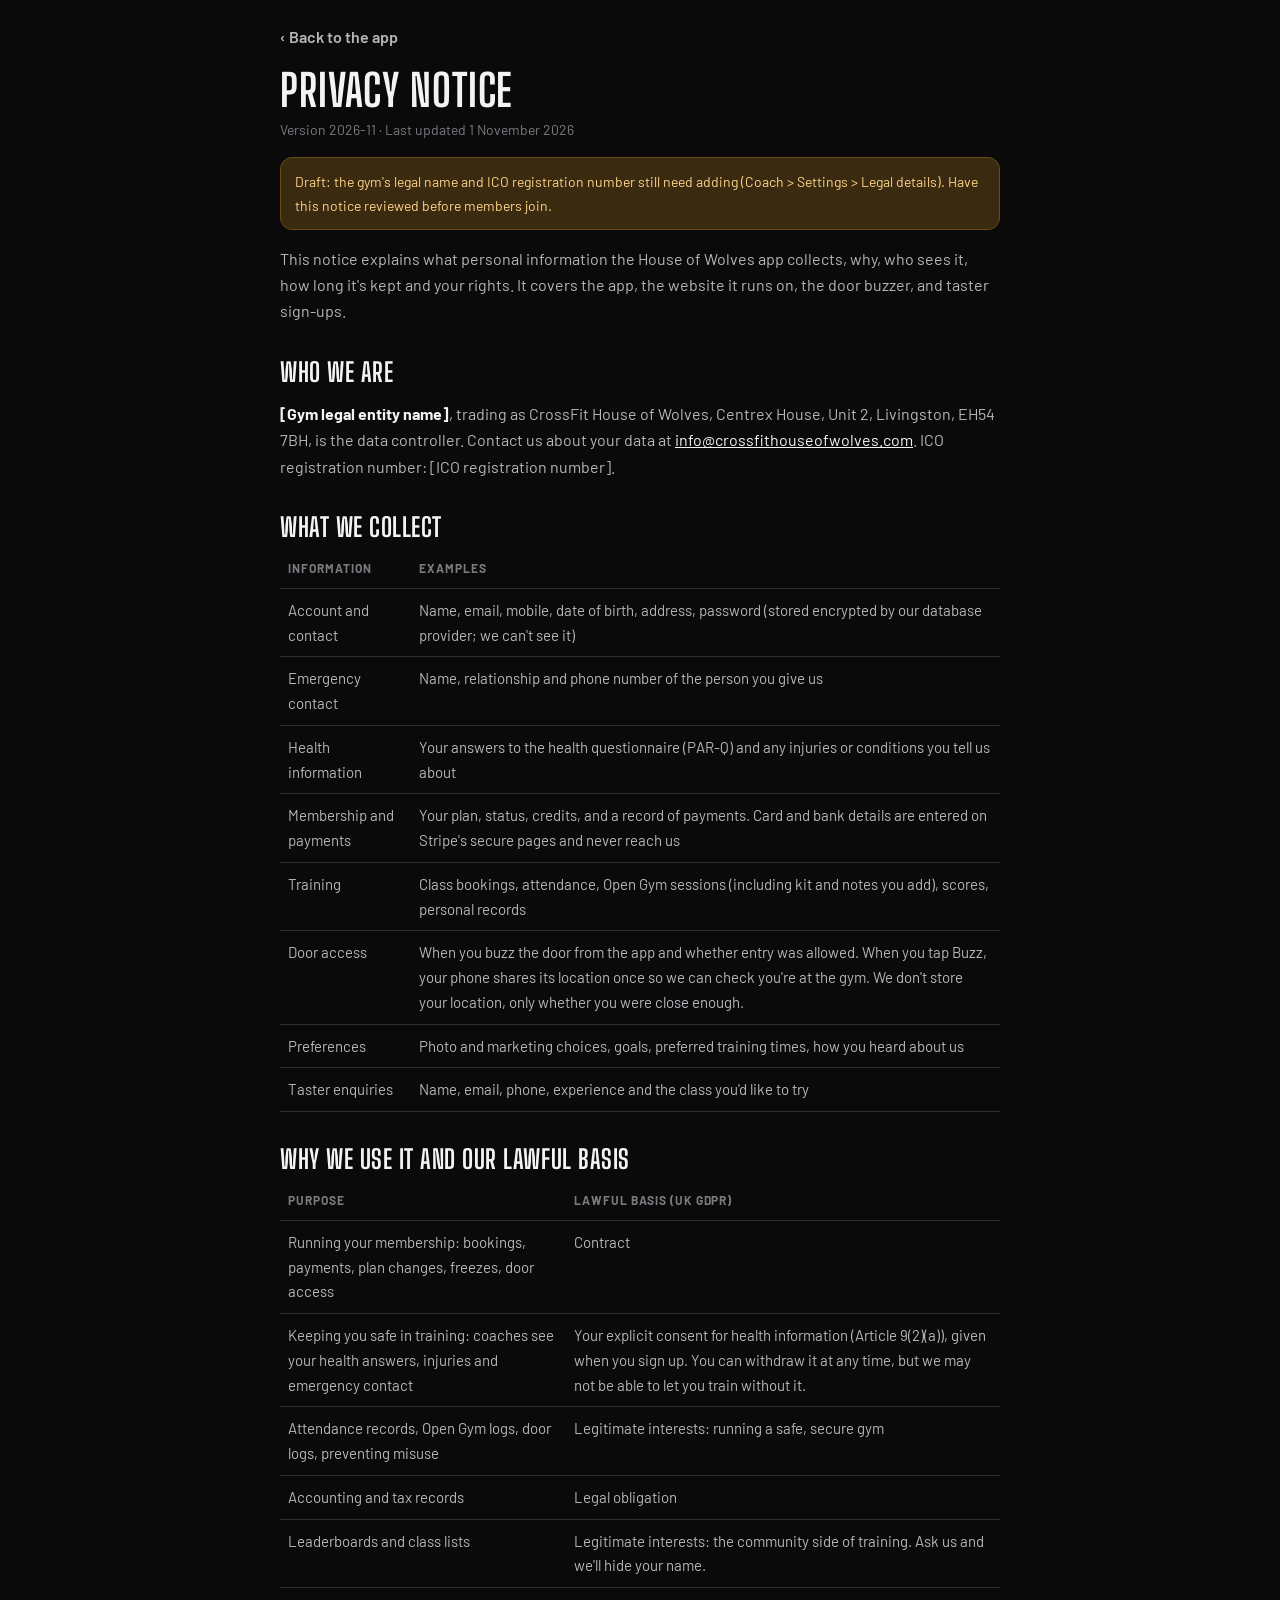
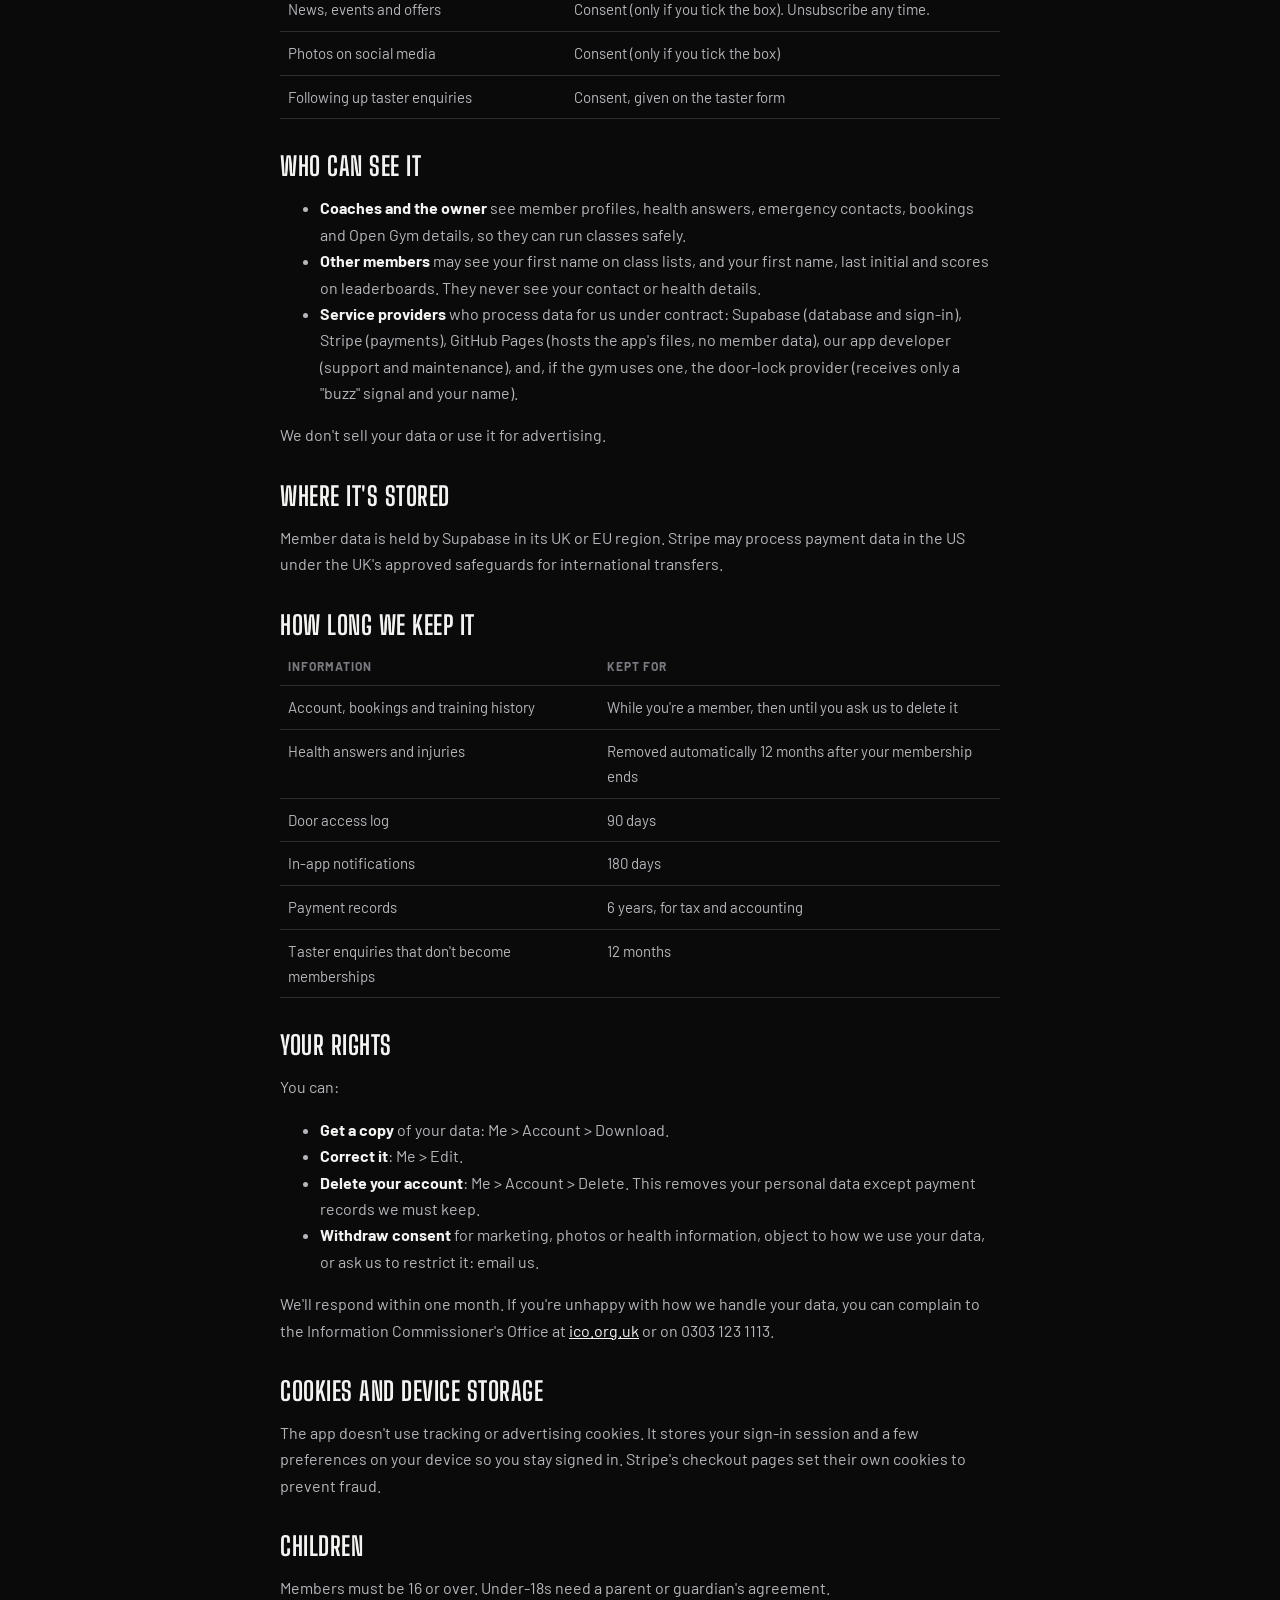
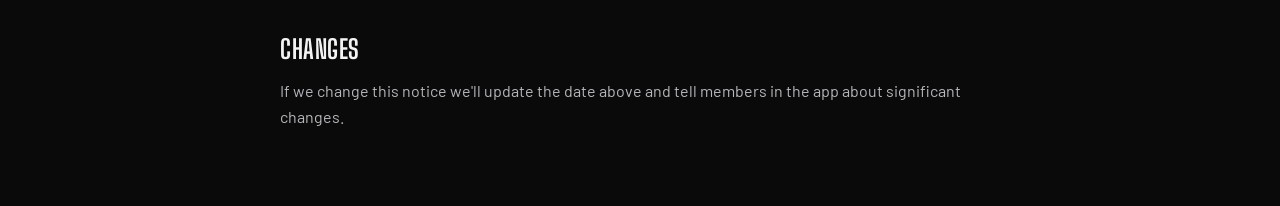
<file: privacy.html>
<!DOCTYPE html>
<html lang="en">
<head>
<meta charset="utf-8">
<meta name="viewport" content="width=device-width,initial-scale=1,viewport-fit=cover">
<title>Privacy notice · House of Wolves</title>
<link href="https://fonts.googleapis.com/css2?family=Big+Shoulders+Display:wght@800&family=Barlow:wght@400;600&display=swap" rel="stylesheet">
<link rel="stylesheet" href="assets/legal.css">
<script src="config.js"></script>
</head>
<body>
<main>
<a class="back" href="./">‹ Back to the app</a>
<h1>Privacy notice</h1>
<div class="meta">Version 2026-11 · Last updated 1 November 2026</div>
<div class="draft" hidden>Draft: the gym's legal name and ICO registration number still need adding (Coach &gt; Settings &gt; Legal details). Have this notice reviewed before members join.</div>

<p>This notice explains what personal information the House of Wolves app collects, why, who sees it, how long it's kept and your rights. It covers the app, the website it runs on, the door buzzer, and taster sign-ups.</p>

<h2>Who we are</h2>
<p><strong data-s="legal_name">[Gym legal entity name]</strong>, trading as CrossFit House of Wolves, <span data-s="address">Centrex House, Unit 2, Livingston, EH54 7BH</span>, is the data controller. Contact us about your data at <a data-s="contact_email" href="mailto:info@crossfithouseofwolves.com">info@crossfithouseofwolves.com</a>. ICO registration number: <span data-s="ico_number">[ICO registration number]</span>.</p>

<h2>What we collect</h2>
<table>
<tr><th>Information</th><th>Examples</th></tr>
<tr><td>Account and contact</td><td>Name, email, mobile, date of birth, address, password (stored encrypted by our database provider; we can't see it)</td></tr>
<tr><td>Emergency contact</td><td>Name, relationship and phone number of the person you give us</td></tr>
<tr><td>Health information</td><td>Your answers to the health questionnaire (PAR-Q) and any injuries or conditions you tell us about</td></tr>
<tr><td>Membership and payments</td><td>Your plan, status, credits, and a record of payments. Card and bank details are entered on Stripe's secure pages and never reach us</td></tr>
<tr><td>Training</td><td>Class bookings, attendance, Open Gym sessions (including kit and notes you add), scores, personal records</td></tr>
<tr><td>Door access</td><td>When you buzz the door from the app and whether entry was allowed. When you tap Buzz, your phone shares its location once so we can check you're at the gym. We don't store your location, only whether you were close enough.</td></tr>
<tr><td>Preferences</td><td>Photo and marketing choices, goals, preferred training times, how you heard about us</td></tr>
<tr><td>Taster enquiries</td><td>Name, email, phone, experience and the class you'd like to try</td></tr>
</table>

<h2>Why we use it and our lawful basis</h2>
<table>
<tr><th>Purpose</th><th>Lawful basis (UK GDPR)</th></tr>
<tr><td>Running your membership: bookings, payments, plan changes, freezes, door access</td><td>Contract</td></tr>
<tr><td>Keeping you safe in training: coaches see your health answers, injuries and emergency contact</td><td>Your explicit consent for health information (Article 9(2)(a)), given when you sign up. You can withdraw it at any time, but we may not be able to let you train without it.</td></tr>
<tr><td>Attendance records, Open Gym logs, door logs, preventing misuse</td><td>Legitimate interests: running a safe, secure gym</td></tr>
<tr><td>Accounting and tax records</td><td>Legal obligation</td></tr>
<tr><td>Leaderboards and class lists</td><td>Legitimate interests: the community side of training. Ask us and we'll hide your name.</td></tr>
<tr><td>News, events and offers</td><td>Consent (only if you tick the box). Unsubscribe any time.</td></tr>
<tr><td>Photos on social media</td><td>Consent (only if you tick the box)</td></tr>
<tr><td>Following up taster enquiries</td><td>Consent, given on the taster form</td></tr>
</table>

<h2>Who can see it</h2>
<ul>
<li><strong>Coaches and the owner</strong> see member profiles, health answers, emergency contacts, bookings and Open Gym details, so they can run classes safely.</li>
<li><strong>Other members</strong> may see your first name on class lists, and your first name, last initial and scores on leaderboards. They never see your contact or health details.</li>
<li><strong>Service providers</strong> who process data for us under contract: Supabase (database and sign-in), Stripe (payments), GitHub Pages (hosts the app's files, no member data), our app developer (support and maintenance), and, if the gym uses one, the door-lock provider (receives only a "buzz" signal and your name).</li>
</ul>
<p>We don't sell your data or use it for advertising.</p>

<h2>Where it's stored</h2>
<p>Member data is held by Supabase in its UK or EU region. Stripe may process payment data in the US under the UK's approved safeguards for international transfers.</p>

<h2>How long we keep it</h2>
<table>
<tr><th>Information</th><th>Kept for</th></tr>
<tr><td>Account, bookings and training history</td><td>While you're a member, then until you ask us to delete it</td></tr>
<tr><td>Health answers and injuries</td><td>Removed automatically 12 months after your membership ends</td></tr>
<tr><td>Door access log</td><td>90 days</td></tr>
<tr><td>In-app notifications</td><td>180 days</td></tr>
<tr><td>Payment records</td><td>6 years, for tax and accounting</td></tr>
<tr><td>Taster enquiries that don't become memberships</td><td>12 months</td></tr>
</table>

<h2>Your rights</h2>
<p>You can:</p>
<ul>
<li><strong>Get a copy</strong> of your data: Me &gt; Account &gt; Download.</li>
<li><strong>Correct it</strong>: Me &gt; Edit.</li>
<li><strong>Delete your account</strong>: Me &gt; Account &gt; Delete. This removes your personal data except payment records we must keep.</li>
<li><strong>Withdraw consent</strong> for marketing, photos or health information, object to how we use your data, or ask us to restrict it: email us.</li>
</ul>
<p>We'll respond within one month. If you're unhappy with how we handle your data, you can complain to the Information Commissioner's Office at <a href="https://ico.org.uk/make-a-complaint/">ico.org.uk</a> or on 0303 123 1113.</p>

<h2>Cookies and device storage</h2>
<p>The app doesn't use tracking or advertising cookies. It stores your sign-in session and a few preferences on your device so you stay signed in. Stripe's checkout pages set their own cookies to prevent fraud.</p>

<h2>Children</h2>
<p>Members must be 16 or over. Under-18s need a parent or guardian's agreement.</p>

<h2>Changes</h2>
<p>If we change this notice we'll update the date above and tell members in the app about significant changes.</p>
</main>
<script src="assets/legal.js"></script>
</body>
</html>
</file>
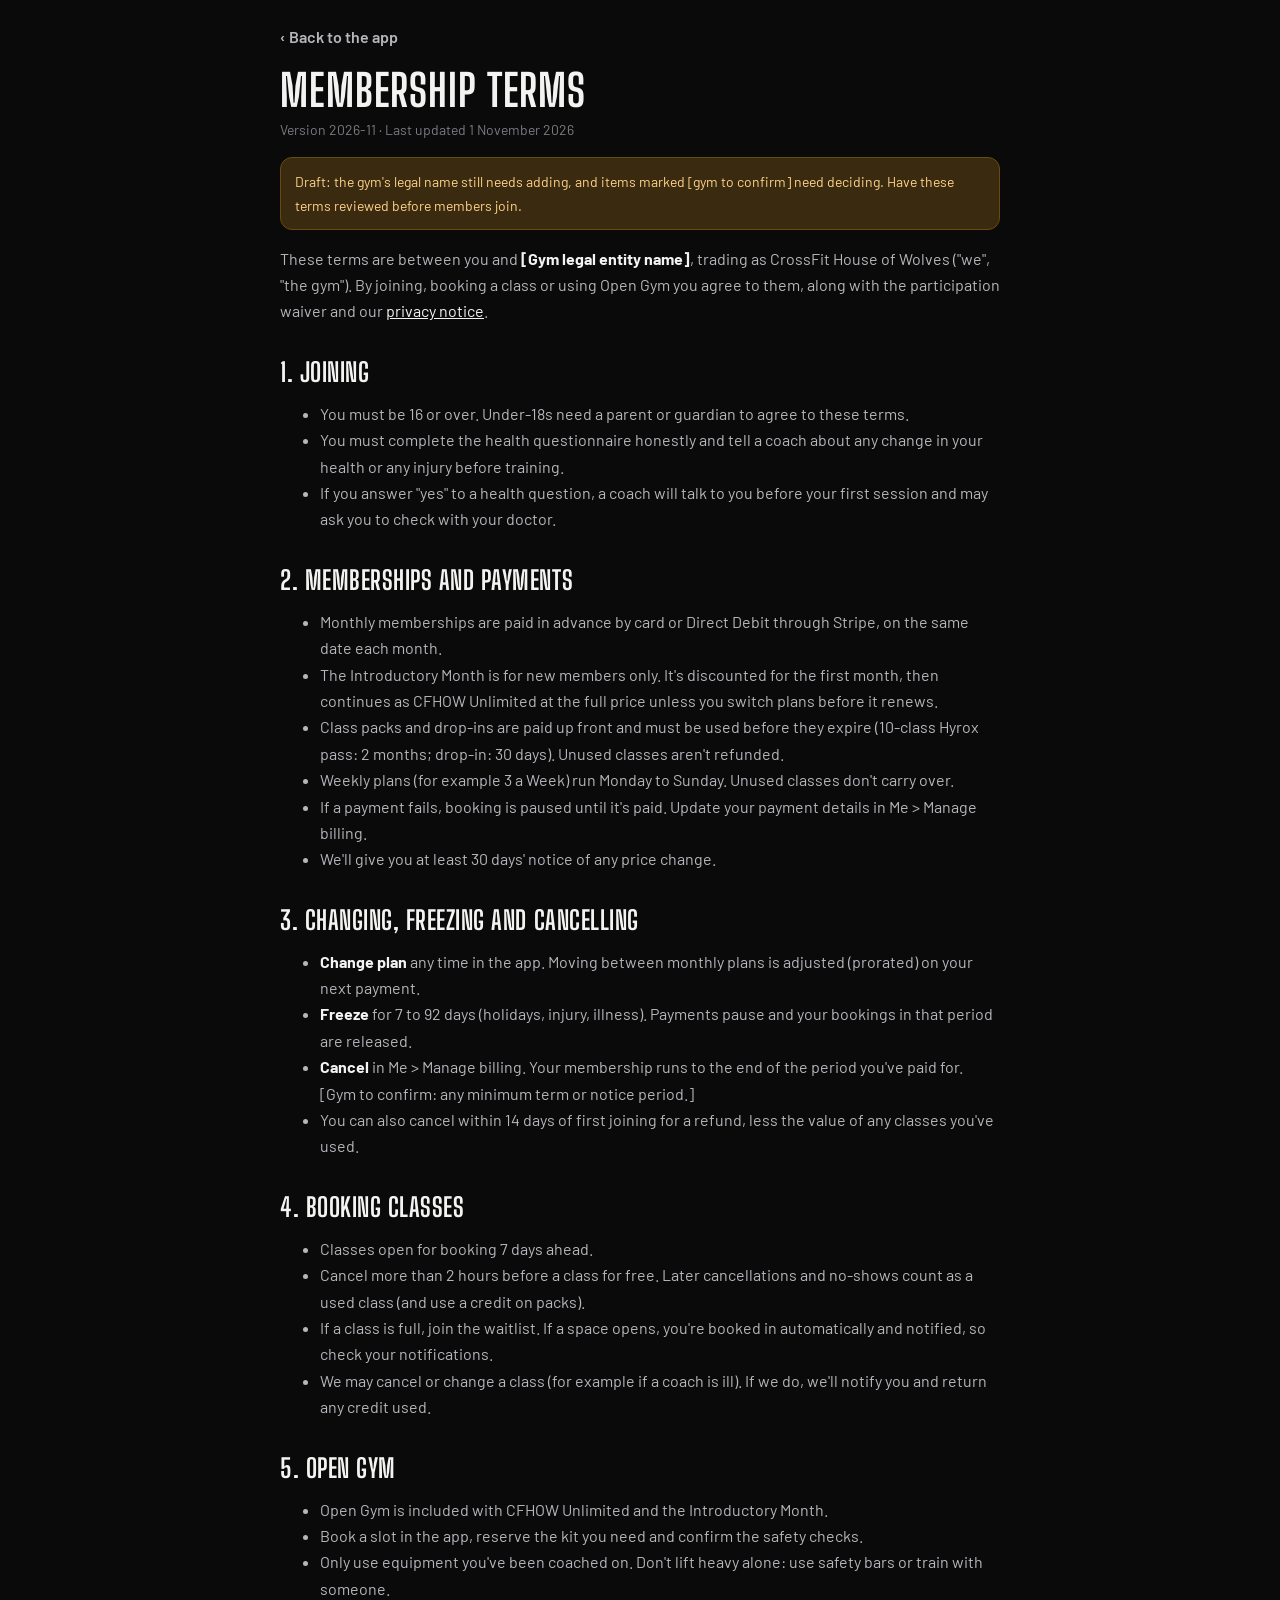
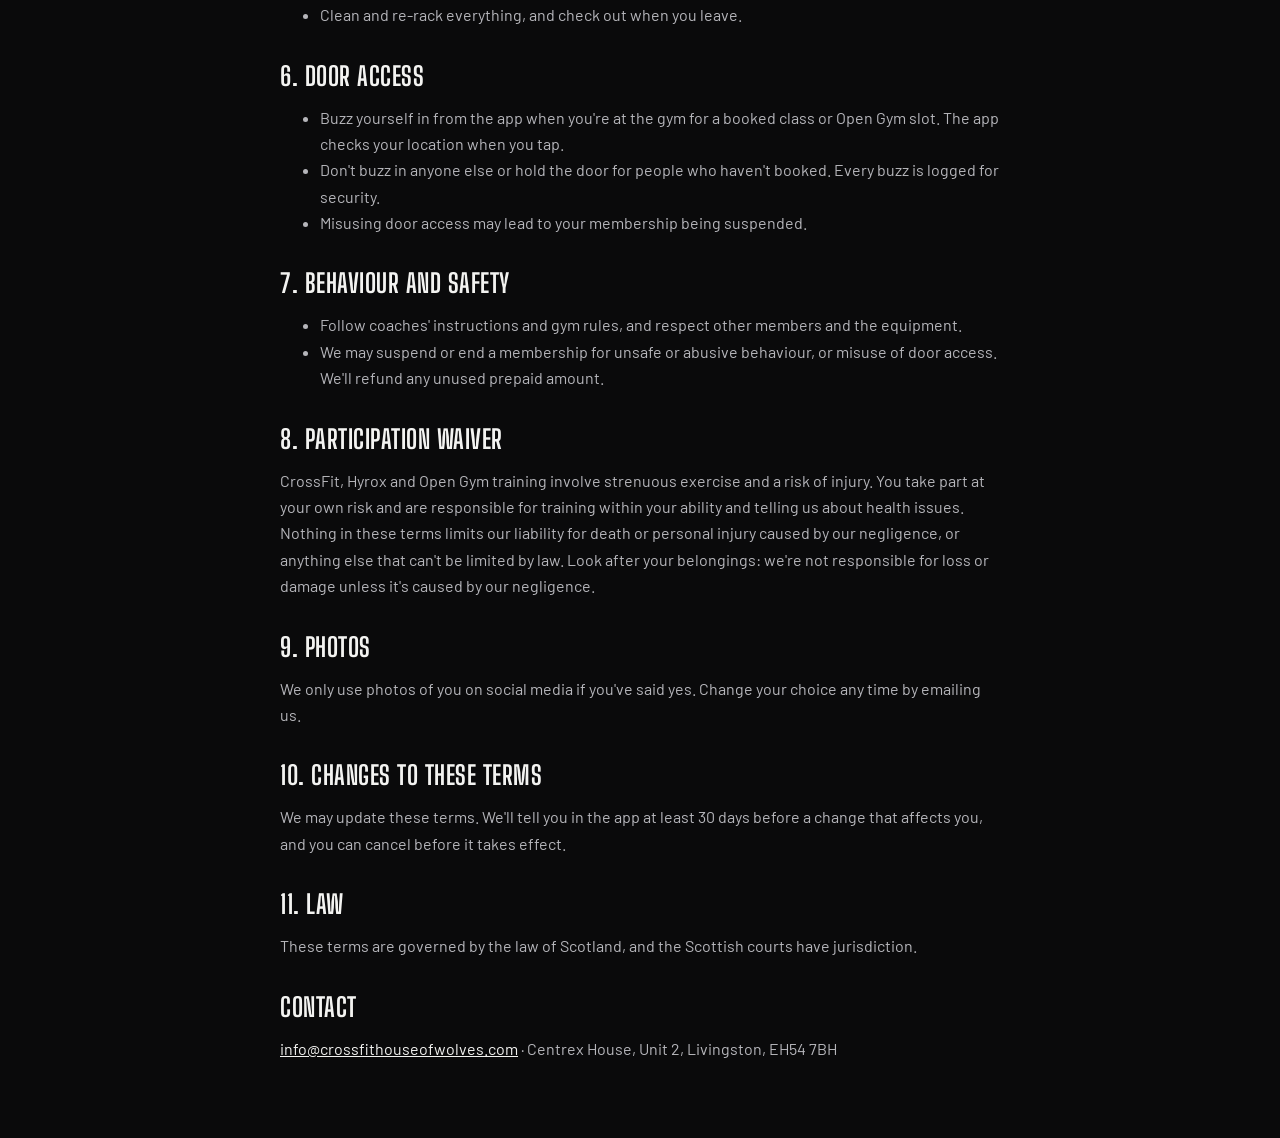
<file: terms.html>
<!DOCTYPE html>
<html lang="en">
<head>
<meta charset="utf-8">
<meta name="viewport" content="width=device-width,initial-scale=1,viewport-fit=cover">
<title>Membership terms · House of Wolves</title>
<link href="https://fonts.googleapis.com/css2?family=Big+Shoulders+Display:wght@800&family=Barlow:wght@400;600&display=swap" rel="stylesheet">
<link rel="stylesheet" href="assets/legal.css">
<script src="config.js"></script>
</head>
<body>
<main>
<a class="back" href="./">‹ Back to the app</a>
<h1>Membership terms</h1>
<div class="meta">Version 2026-11 · Last updated 1 November 2026</div>
<div class="draft" hidden>Draft: the gym's legal name still needs adding, and items marked [gym to confirm] need deciding. Have these terms reviewed before members join.</div>

<p>These terms are between you and <strong data-s="legal_name">[Gym legal entity name]</strong>, trading as CrossFit House of Wolves ("we", "the gym"). By joining, booking a class or using Open Gym you agree to them, along with the participation waiver and our <a href="privacy.html">privacy notice</a>.</p>

<h2>1. Joining</h2>
<ul>
<li>You must be 16 or over. Under-18s need a parent or guardian to agree to these terms.</li>
<li>You must complete the health questionnaire honestly and tell a coach about any change in your health or any injury before training.</li>
<li>If you answer "yes" to a health question, a coach will talk to you before your first session and may ask you to check with your doctor.</li>
</ul>

<h2>2. Memberships and payments</h2>
<ul>
<li>Monthly memberships are paid in advance by card or Direct Debit through Stripe, on the same date each month.</li>
<li>The Introductory Month is for new members only. It's discounted for the first month, then continues as CFHOW Unlimited at the full price unless you switch plans before it renews.</li>
<li>Class packs and drop-ins are paid up front and must be used before they expire (10-class Hyrox pass: 2 months; drop-in: 30 days). Unused classes aren't refunded.</li>
<li>Weekly plans (for example 3 a Week) run Monday to Sunday. Unused classes don't carry over.</li>
<li>If a payment fails, booking is paused until it's paid. Update your payment details in Me &gt; Manage billing.</li>
<li>We'll give you at least 30 days' notice of any price change.</li>
</ul>

<h2>3. Changing, freezing and cancelling</h2>
<ul>
<li><strong>Change plan</strong> any time in the app. Moving between monthly plans is adjusted (prorated) on your next payment.</li>
<li><strong>Freeze</strong> for 7 to 92 days (holidays, injury, illness). Payments pause and your bookings in that period are released.</li>
<li><strong>Cancel</strong> in Me &gt; Manage billing. Your membership runs to the end of the period you've paid for. [Gym to confirm: any minimum term or notice period.]</li>
<li>You can also cancel within 14 days of first joining for a refund, less the value of any classes you've used.</li>
</ul>

<h2>4. Booking classes</h2>
<ul>
<li>Classes open for booking 7 days ahead.</li>
<li>Cancel more than 2 hours before a class for free. Later cancellations and no-shows count as a used class (and use a credit on packs).</li>
<li>If a class is full, join the waitlist. If a space opens, you're booked in automatically and notified, so check your notifications.</li>
<li>We may cancel or change a class (for example if a coach is ill). If we do, we'll notify you and return any credit used.</li>
</ul>

<h2>5. Open Gym</h2>
<ul>
<li>Open Gym is included with CFHOW Unlimited and the Introductory Month.</li>
<li>Book a slot in the app, reserve the kit you need and confirm the safety checks.</li>
<li>Only use equipment you've been coached on. Don't lift heavy alone: use safety bars or train with someone.</li>
<li>Clean and re-rack everything, and check out when you leave.</li>
</ul>

<h2>6. Door access</h2>
<ul>
<li>Buzz yourself in from the app when you're at the gym for a booked class or Open Gym slot. The app checks your location when you tap.</li>
<li>Don't buzz in anyone else or hold the door for people who haven't booked. Every buzz is logged for security.</li>
<li>Misusing door access may lead to your membership being suspended.</li>
</ul>

<h2>7. Behaviour and safety</h2>
<ul>
<li>Follow coaches' instructions and gym rules, and respect other members and the equipment.</li>
<li>We may suspend or end a membership for unsafe or abusive behaviour, or misuse of door access. We'll refund any unused prepaid amount.</li>
</ul>

<h2>8. Participation waiver</h2>
<p>CrossFit, Hyrox and Open Gym training involve strenuous exercise and a risk of injury. You take part at your own risk and are responsible for training within your ability and telling us about health issues. Nothing in these terms limits our liability for death or personal injury caused by our negligence, or anything else that can't be limited by law. Look after your belongings: we're not responsible for loss or damage unless it's caused by our negligence.</p>

<h2>9. Photos</h2>
<p>We only use photos of you on social media if you've said yes. Change your choice any time by emailing us.</p>

<h2>10. Changes to these terms</h2>
<p>We may update these terms. We'll tell you in the app at least 30 days before a change that affects you, and you can cancel before it takes effect.</p>

<h2>11. Law</h2>
<p>These terms are governed by the law of Scotland, and the Scottish courts have jurisdiction.</p>

<h2>Contact</h2>
<p><a data-s="contact_email" href="mailto:info@crossfithouseofwolves.com">info@crossfithouseofwolves.com</a> · <span data-s="address">Centrex House, Unit 2, Livingston, EH54 7BH</span></p>
</main>
<script src="assets/legal.js"></script>
</body>
</html>
</file>
<file: assets/legal.css>
:root{--bg:#0a0a0b;--s1:#131315;--line:#2d2d32;--ink:#f3f3f1;--ink2:#b6b6bb;--mute:#7a7a81}
*{box-sizing:border-box}
body{margin:0;background:var(--bg);color:var(--ink);font:16px/1.65 'Barlow',system-ui,-apple-system,sans-serif;-webkit-font-smoothing:antialiased}
main{max-width:760px;margin:0 auto;padding:max(24px,env(safe-area-inset-top)) 20px 60px}
a{color:var(--ink)}
.back{display:inline-block;margin-bottom:18px;color:var(--ink2);text-decoration:none;font-weight:600}
h1,h2{font-family:'Big Shoulders Display',Impact,sans-serif;text-transform:uppercase;letter-spacing:.02em;line-height:1;margin:0}
h1{font-size:44px;margin-bottom:6px}
h2{font-size:26px;margin:34px 0 10px}
p,li{color:var(--ink2)}
strong{color:var(--ink)}
table{width:100%;border-collapse:collapse;font-size:15px;margin:10px 0}
th,td{text-align:left;padding:9px 8px;border-bottom:1px solid var(--line);vertical-align:top}
th{font-size:12px;text-transform:uppercase;letter-spacing:.08em;color:var(--mute)}
td{color:var(--ink2)}
.meta{color:var(--mute);font-size:14px}
.draft{background:#3a2a0f;border:1px solid #6a4a10;color:#ffd38a;padding:12px 14px;border-radius:12px;margin:16px 0;font-size:14px}
</file>
